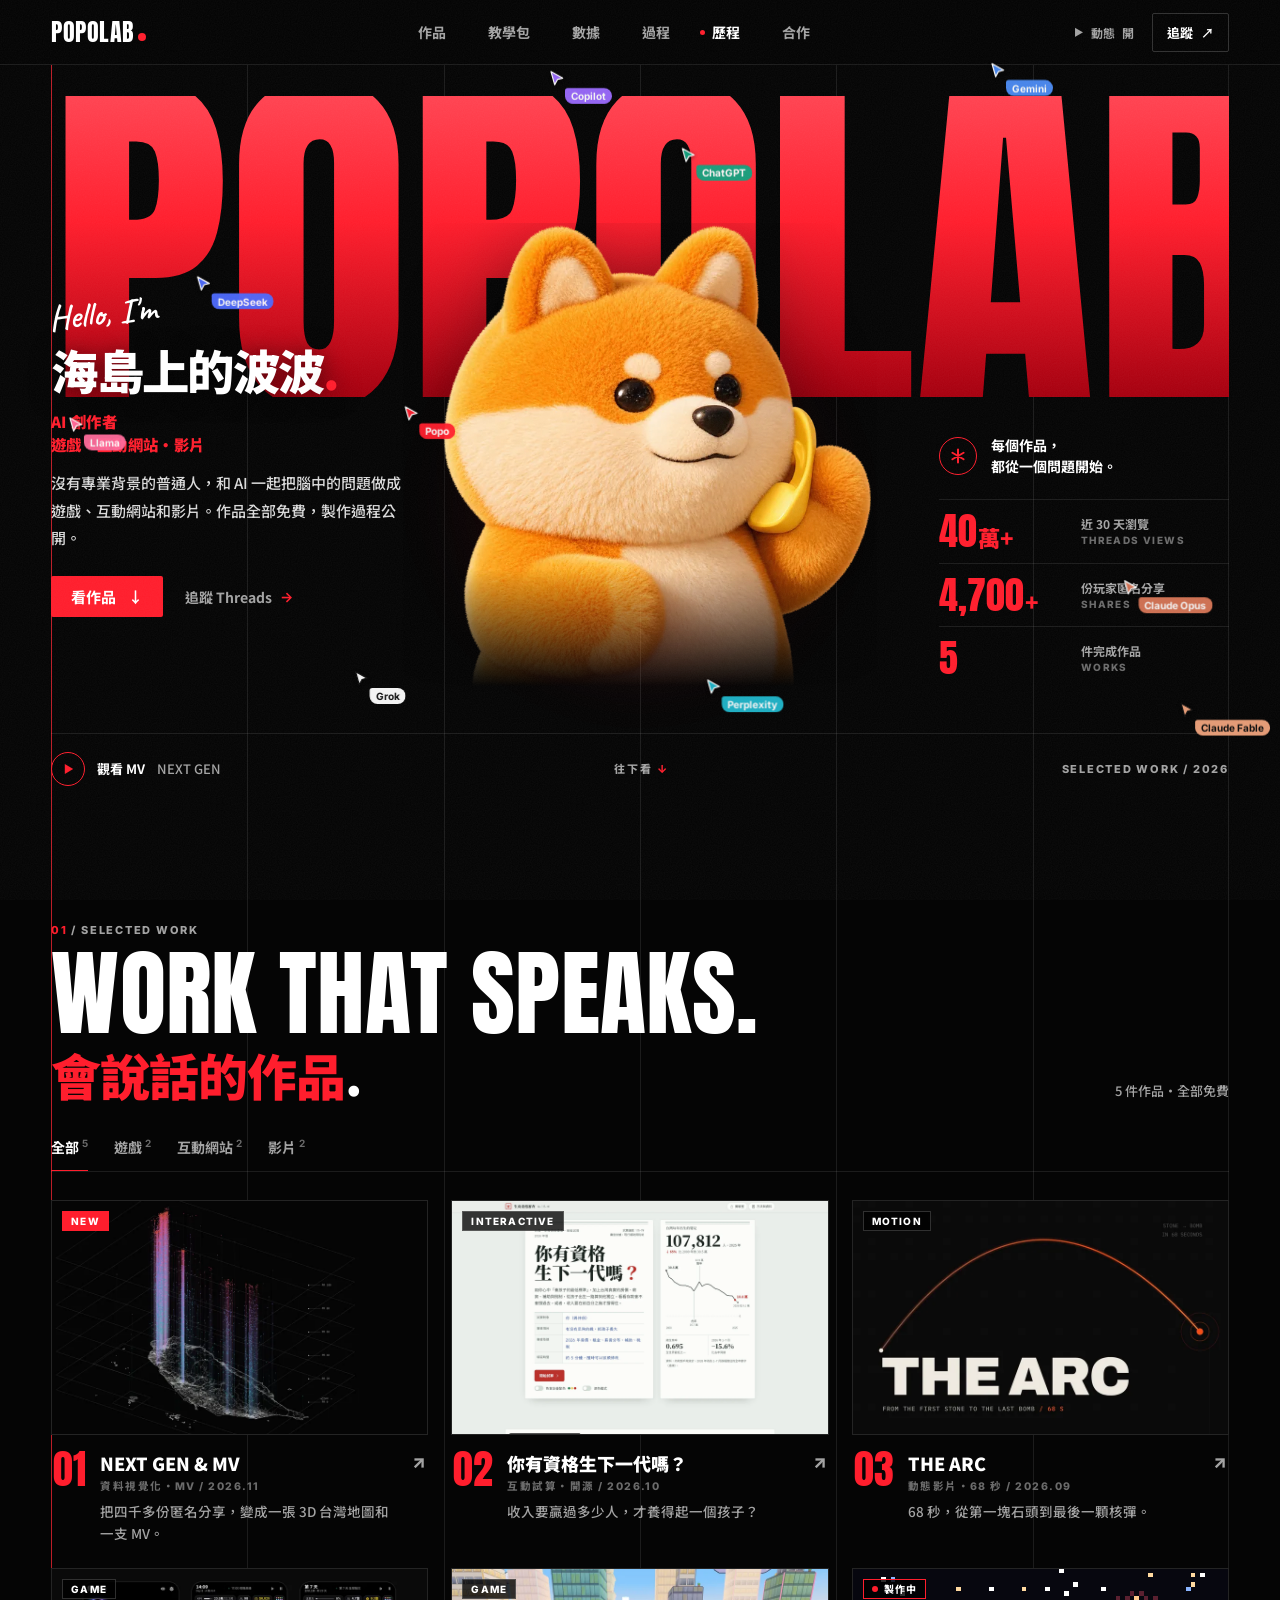
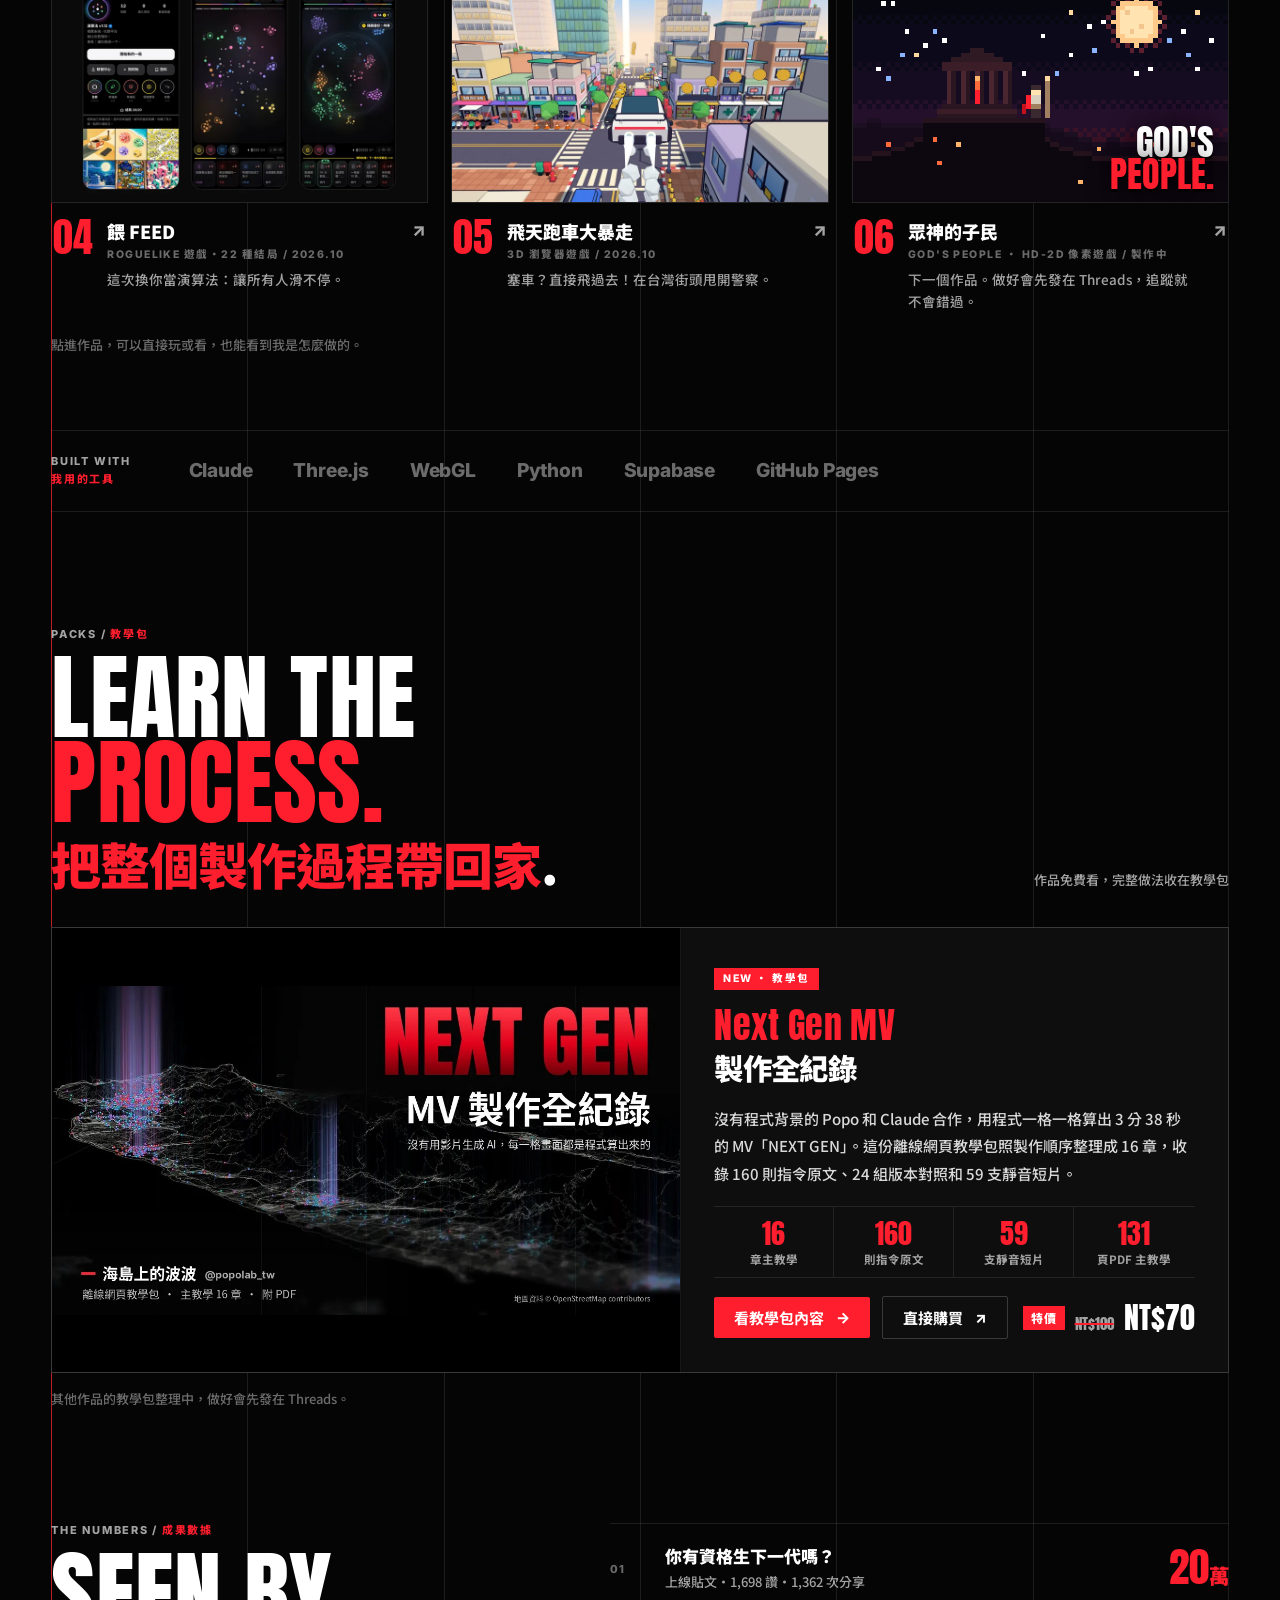
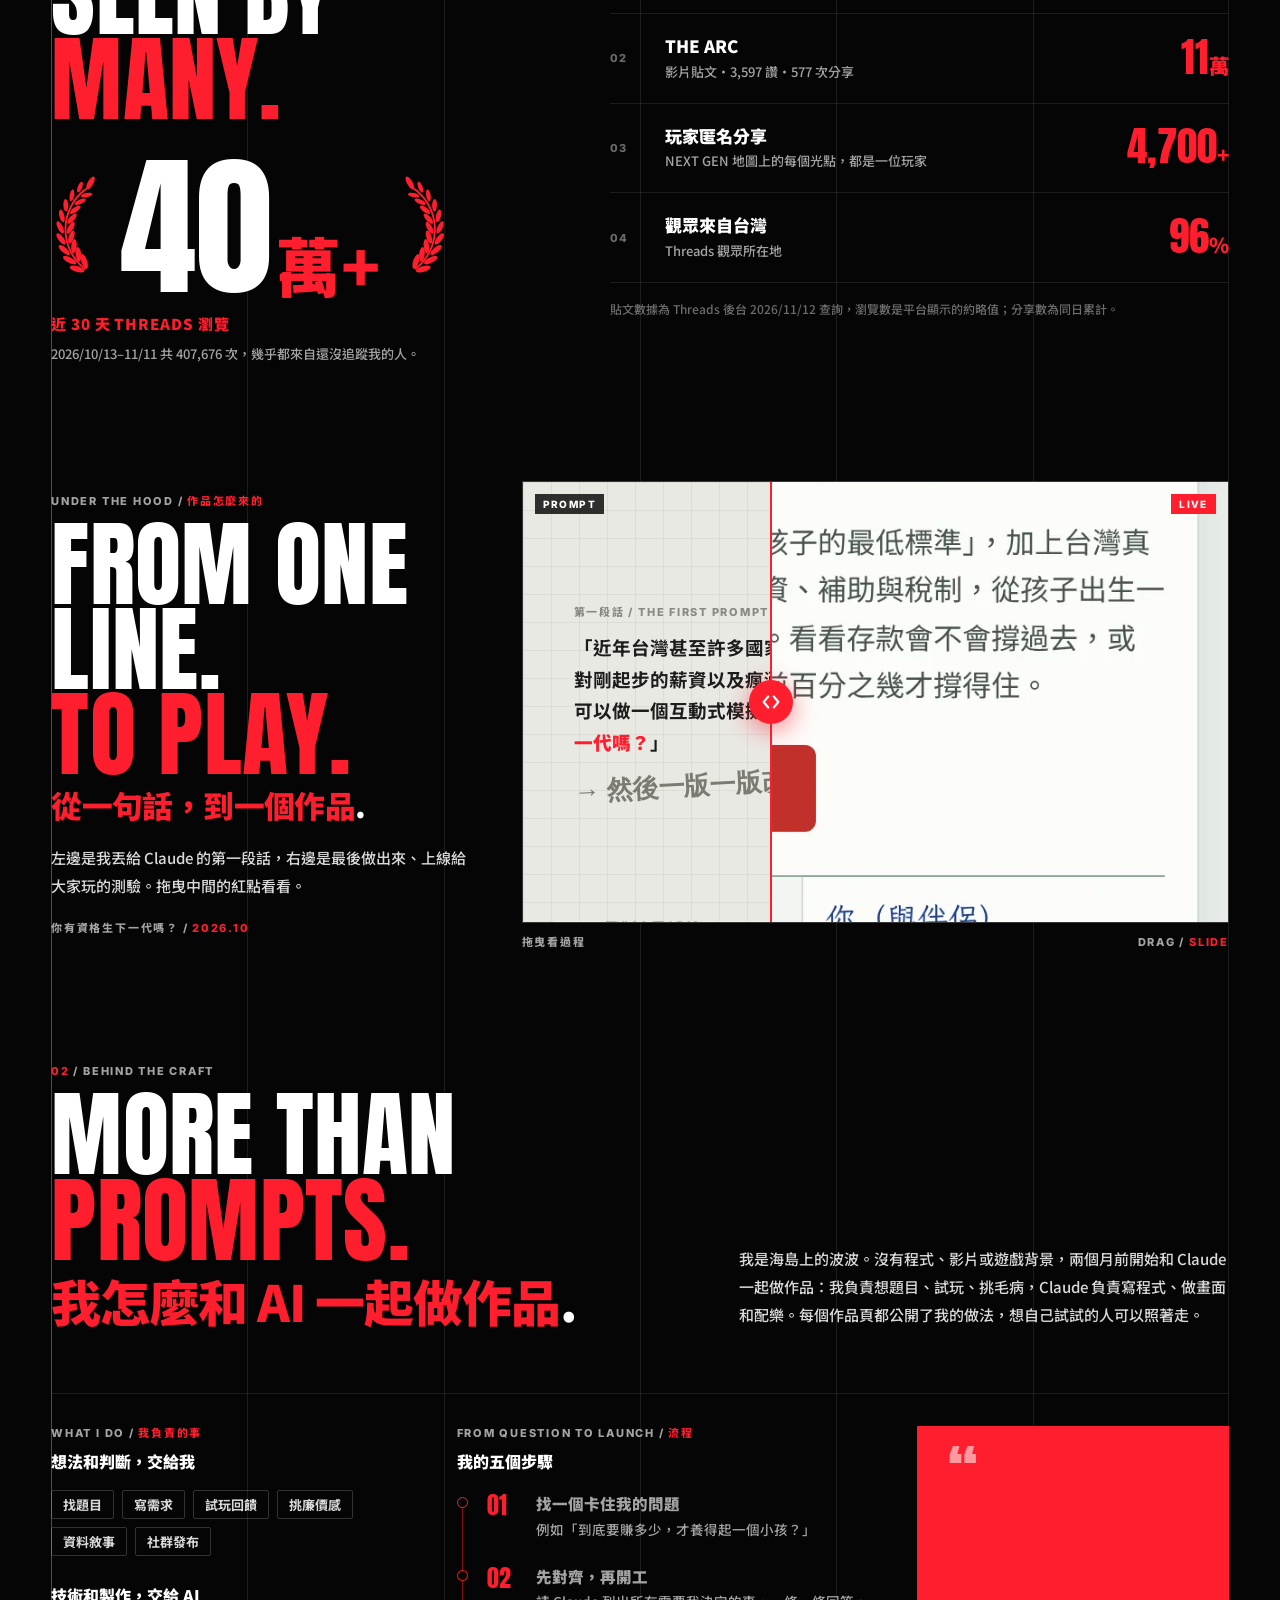
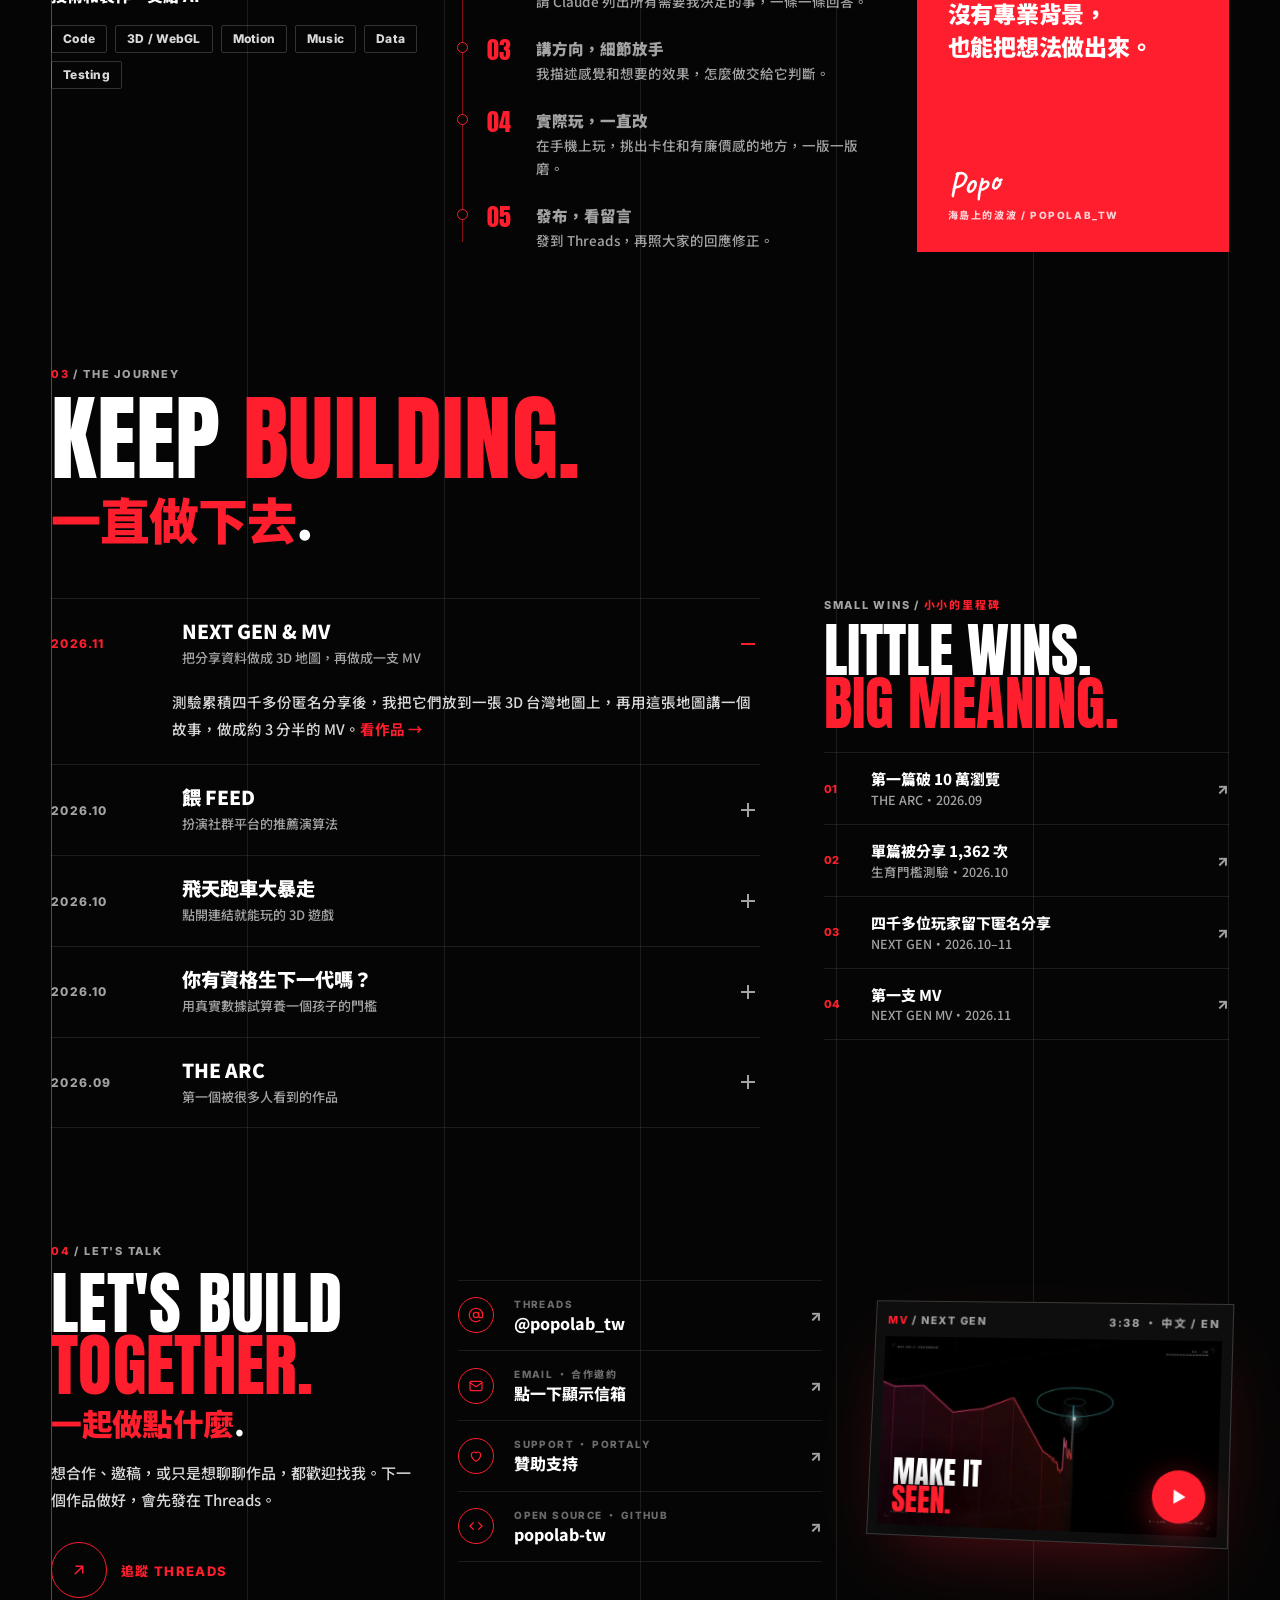
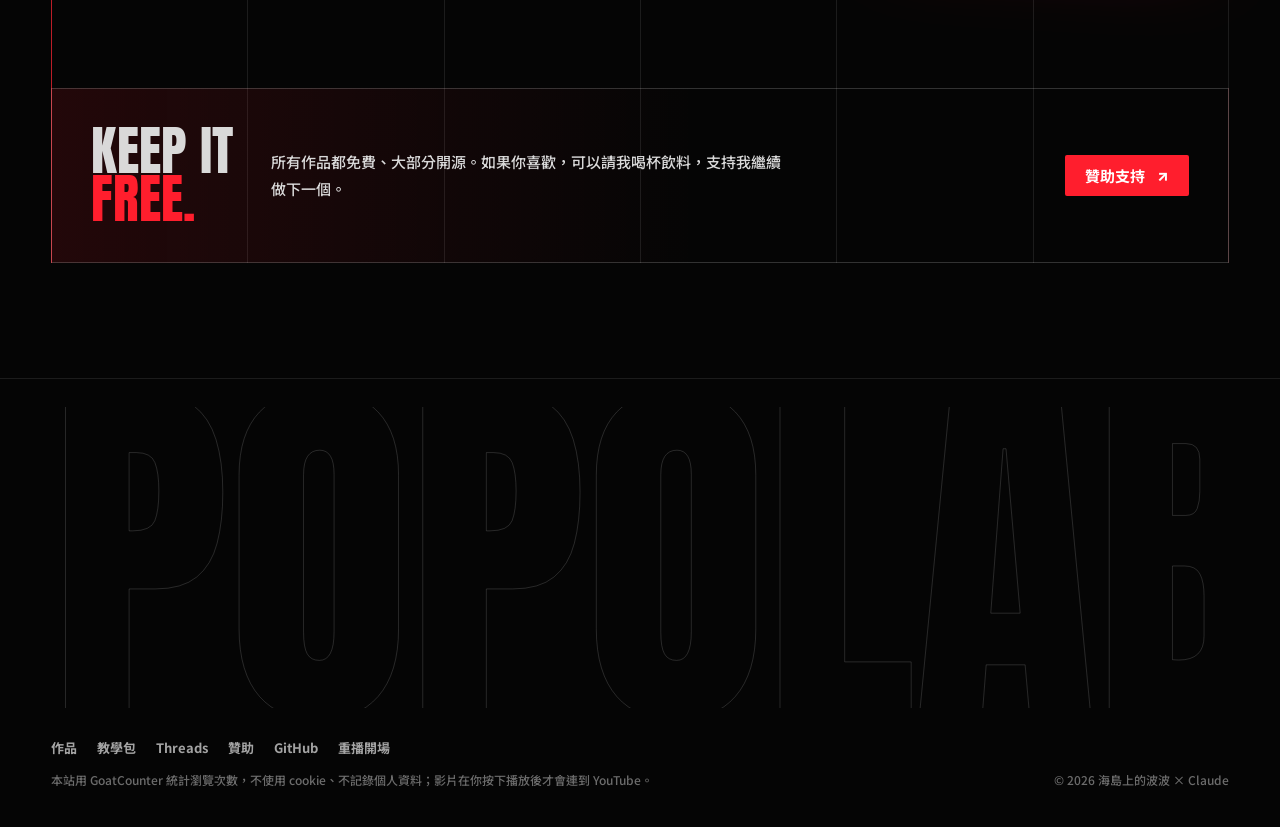
<file: index.html>
<!doctype html>
<html lang="zh-Hant">
<head>
<meta charset="utf-8">
<meta name="viewport" content="width=device-width, initial-scale=1, viewport-fit=cover">
<title>海島上的波波｜用 AI 做遊戲、互動作品和影片</title>
<meta name="description" content="一個沒有專業背景的普通人，和 AI 一起把想法做成遊戲、互動網站和影片。作品全部免費，製作過程公開。">
<link rel="canonical" href="https://popolab-tw.github.io/">
<meta name="theme-color" content="#050505">
<meta property="og:type" content="website">
<meta property="og:site_name" content="海島上的波波 POPOLAB">
<meta property="og:title" content="海島上的波波｜用 AI 做遊戲、互動作品和影片">
<meta property="og:description" content="作品全部免費，製作過程公開。生育門檻測驗、NEXT GEN、THE ARC、餵 FEED、飛天跑車大暴走。">
<meta property="og:url" content="https://popolab-tw.github.io/">
<meta property="og:image" content="https://popolab-tw.github.io/assets/img/og-home.jpg">
<meta property="og:image:width" content="1200">
<meta property="og:image:height" content="630">
<meta name="twitter:card" content="summary_large_image">
<link rel="icon" href="/favicon.png" type="image/png">
<link rel="apple-touch-icon" href="/apple-touch-icon.png">
<link rel="preconnect" href="https://fonts.googleapis.com">
<link rel="preconnect" href="https://fonts.gstatic.com" crossorigin>
<link rel="stylesheet" href="https://fonts.googleapis.com/css2?family=Anton&family=Caveat:wght@600&family=Inter:wght@500;700;800&family=Noto+Sans+TC:wght@500;700;900&display=swap">
<link rel="stylesheet" href="/assets/css/site.css?v=138cfcc7">
<script>
(function(){try{var d=document.documentElement,r=matchMedia('(prefers-reduced-motion: reduce)').matches,m=localStorage.getItem('popolab-motion'),i=localStorage.getItem('popolab-intro');if(!r&&m!=='off'&&i!=='off'&&!location.hash&&!(history.scrollRestoration&&window.scrollY>10)){d.classList.add('swarm-pending');setTimeout(function(){if(!window.POPOLAB_SWARM_STARTED)d.classList.remove('swarm-pending')},3500)}}catch(e){}})();
</script>
<script src="/assets/js/site.js?v=8811f9b0" defer></script>
<script src="/assets/js/swarm.js?v=ccde3b0c" defer></script>
<script data-goatcounter="https://popolab.goatcounter.com/count" async src="https://gc.zgo.at/count.js"></script>
</head>
<body>
<div class="grain" aria-hidden="true"></div>

<header class="site-header">
  <div class="bar">
    <a class="logo" href="/" data-build aria-label="POPOLAB 首頁">POPOLAB<span class="dot"></span></a>
    <nav class="nav" aria-label="主選單" data-build>
      <a href="#work">作品</a><a href="#packs">教學包</a><a href="#numbers">數據</a><a href="#craft">過程</a><a href="#journey">歷程</a><a href="#contact">合作</a>
    </nav>
    <div class="hd-right" data-build>
      <button class="motion-toggle" type="button" aria-pressed="true" title="開關動態效果"><span class="ic">▶</span><span class="tx">動態</span><span class="st">開</span></button>
      <a class="hd-cta" href="https://www.threads.com/@popolab_tw" target="_blank" rel="noopener"><span class="tx">追蹤</span> ↗</a>
    </div>
  </div>
</header>

<main class="page" id="top">
  <div class="guides" aria-hidden="true"><span></span><span></span><span></span><span></span><span></span><span></span></div>

  <!-- HERO -->
  <section class="hero" aria-labelledby="hero-name">
    <p class="mega" data-build="mega" aria-hidden="true">POPOLAB</p>

    <div class="hero-left">
      <span class="hello" data-build>Hello, I'm</span>
      <h1 class="hero-name" id="hero-name" data-build="type">海島上的波波<span class="r">.</span></h1>
      <p class="hero-role" data-build>AI 創作者<br>遊戲・互動網站・影片</p>
      <p class="hero-desc" data-build>沒有專業背景的普通人，和 AI 一起把腦中的問題做成遊戲、互動網站和影片。作品全部免費，製作過程公開。</p>
      <div class="hero-cta" data-build>
        <a class="btn btn-red" href="#work">看作品 <span class="down">↓</span></a>
        <a class="link" href="https://www.threads.com/@popolab_tw" target="_blank" rel="noopener">追蹤 Threads <b>→</b></a>
      </div>
    </div>

    <div class="hero-visual" data-build>
      <img src="/assets/img/shiba-1200.webp" srcset="/assets/img/shiba-640.webp 640w, /assets/img/shiba-1200.webp 1200w" sizes="(max-width:820px) 84vw, (max-width:1100px) 58vw, 40vw" alt="海島上的波波的柴犬吉祥物，正在講電話" width="1200" height="1188" fetchpriority="high">
    </div>

    <div class="hero-right">
      <div class="tagline" data-build>
        <span class="ast" aria-hidden="true"><svg viewBox="0 0 16 16" fill="none" stroke="#ff1e2d" stroke-width="2" stroke-linecap="round"><path d="M8 1.5v13M2.4 4.75l11.2 6.5M2.4 11.25l11.2-6.5"/></svg></span>
        <span>每個作品，<br>都從一個問題開始。</span>
      </div>
      <div class="stats">
        <div class="stat" data-build><span class="n">40<small>萬+</small></span><span class="t">近 30 天瀏覽<span>Threads views</span></span></div>
        <div class="stat" data-build><span class="n">4,700<small>+</small></span><span class="t">份玩家匿名分享<span>Shares</span></span></div>
        <div class="stat" data-build><span class="n">5</span><span class="t">件完成作品<span>Works</span></span></div>
      </div>
    </div>

    <div class="hero-strip" data-build>
      <a class="play-link" href="/works/next-gen/#watch"><span class="play-ic"><svg viewBox="0 0 10 12"><path d="M0 0l10 6-10 6z"/></svg></span>觀看 MV <em>NEXT GEN</em></a>
      <span class="label mid">往下看 <b>↓</b></span>
      <span class="label">Selected work / 2026</span>
    </div>
  </section>

  <!-- 01 作品 -->
  <section class="section" id="work" aria-labelledby="work-title">
    <div class="section-head rv-up">
      <div>
        <p class="label"><b>01</b> / Selected work</p>
        <h2 class="h-en" id="work-title">Work that speaks.</h2>
        <span class="h-zh">會說話的作品<i>.</i></span>
      </div>
      <p class="small">5 件作品・全部免費</p>
    </div>

    <div class="tabs" role="tablist" aria-label="作品分類">
      <button class="tab" role="tab" aria-selected="true" data-filter="all">全部<sup>5</sup></button>
      <button class="tab" role="tab" aria-selected="false" data-filter="game">遊戲<sup>2</sup></button>
      <button class="tab" role="tab" aria-selected="false" data-filter="interactive">互動網站<sup>2</sup></button>
      <button class="tab" role="tab" aria-selected="false" data-filter="video">影片<sup>2</sup></button>
    </div>

    <div class="work-grid">
      <a class="card rv-up" href="/works/next-gen/" data-cat="video interactive">
        <div class="thumb"><span class="tag live">New</span><img src="/assets/works/next-gen/cover-800.webp" srcset="/assets/works/next-gen/cover-800.webp 800w, /assets/works/next-gen/cover.webp 1600w" sizes="(max-width:820px) 100vw, 33vw" alt="NEXT GEN 的 3D 台灣地圖，布滿玩家分享的光點" width="1600" height="1000" loading="lazy"></div>
        <div class="meta"><span class="no">01</span><span class="ttl">NEXT GEN & MV<small>資料視覺化・MV / 2026.11</small><span class="hook">把四千多份匿名分享，變成一張 3D 台灣地圖和一支 MV。</span></span><span class="go" aria-hidden="true">↗</span></div>
      </a>
      <a class="card rv-up" href="/works/fertility-test/" data-cat="interactive">
        <div class="thumb"><span class="tag">Interactive</span><img src="/assets/works/fertility-test/cover-800.webp" srcset="/assets/works/fertility-test/cover-800.webp 800w, /assets/works/fertility-test/cover.webp 1600w" sizes="(max-width:820px) 100vw, 33vw" alt="互動測驗「你有資格生下一代嗎？」封面" width="1600" height="1000" loading="lazy"></div>
        <div class="meta"><span class="no">02</span><span class="ttl">你有資格生下一代嗎？<small>互動試算・開源 / 2026.10</small><span class="hook">收入要贏過多少人，才養得起一個孩子？</span></span><span class="go" aria-hidden="true">↗</span></div>
      </a>
      <a class="card rv-up" href="/works/the-arc/" data-cat="video">
        <div class="thumb"><span class="tag">Motion</span><img src="/assets/works/the-arc/cover-800.webp" srcset="/assets/works/the-arc/cover-800.webp 800w, /assets/works/the-arc/cover.webp 1600w" sizes="(max-width:820px) 100vw, 33vw" alt="THE ARC 影片畫面" width="1600" height="1000" loading="lazy"></div>
        <div class="meta"><span class="no">03</span><span class="ttl">THE ARC<small>動態影片・68 秒 / 2026.09</small><span class="hook">68 秒，從第一塊石頭到最後一顆核彈。</span></span><span class="go" aria-hidden="true">↗</span></div>
      </a>
      <a class="card rv-up" href="/works/feed/" data-cat="game">
        <div class="thumb"><span class="tag">Game</span><img src="/assets/works/feed/cover-800.webp" srcset="/assets/works/feed/cover-800.webp 800w, /assets/works/feed/cover.webp 1600w" sizes="(max-width:820px) 100vw, 33vw" alt="遊戲「餵 FEED」畫面" width="1600" height="1000" loading="lazy"></div>
        <div class="meta"><span class="no">04</span><span class="ttl">餵 FEED<small>Roguelike 遊戲・22 種結局 / 2026.10</small><span class="hook">這次換你當演算法：讓所有人滑不停。</span></span><span class="go" aria-hidden="true">↗</span></div>
      </a>
      <a class="card rv-up" href="/works/flying-car/" data-cat="game">
        <div class="thumb"><span class="tag">Game</span><img src="/assets/works/flying-car/cover-800.webp" srcset="/assets/works/flying-car/cover-800.webp 800w, /assets/works/flying-car/cover.webp 1600w" sizes="(max-width:820px) 100vw, 33vw" alt="遊戲「飛天跑車大暴走」畫面" width="1600" height="1000" loading="lazy"></div>
        <div class="meta"><span class="no">05</span><span class="ttl">飛天跑車大暴走<small>3D 瀏覽器遊戲 / 2026.10</small><span class="hook">塞車？直接飛過去！在台灣街頭甩開警察。</span></span><span class="go" aria-hidden="true">↗</span></div>
      </a>
      <a class="card card-wip rv-up" href="https://www.threads.com/@popolab_tw" target="_blank" rel="noopener" data-cat="game">
        <div class="thumb"><span class="tag wip"><i></i>製作中</span><img src="/assets/img/gods-teaser.svg" alt="像素風預告圖：月光下山丘上的神殿，和一個披紅斗篷的旅人" width="1600" height="1000" loading="lazy"><span class="wip-title" aria-hidden="true">God's<br><span class="r">People.</span></span></div>
        <div class="meta"><span class="no">06</span><span class="ttl">眾神的子民<small>God's People ・ HD-2D 像素遊戲 / 製作中</small><span class="hook">下一個作品。做好會先發在 Threads，追蹤就不會錯過。</span></span><span class="go" aria-hidden="true">↗</span></div>
      </a>
    </div>
    <p class="grid-note">點進作品，可以直接玩或看，也能看到我是怎麼做的。</p>

    <div class="tools rv-up">
      <p class="label">Built with<br><b>我用的工具</b></p>
      <ul>
        <li>Claude</li><li>Three.js</li><li>WebGL</li><li>Python</li><li>Supabase</li><li>GitHub Pages</li>
      </ul>
    </div>
  </section>

<!--PACKS-START-->
  <section class="section" id="packs" aria-labelledby="packs-title">
    <div class="section-head rv-up">
      <div>
        <p class="label">Packs / <b>教學包</b></p>
        <h2 class="h-en" id="packs-title">Learn the<br><span class="r">process.</span></h2>
        <span class="h-zh">把整個製作過程帶回家<i>.</i></span>
      </div>
      <p class="small">作品免費看，完整做法收在教學包</p>
    </div>
    <article class="pack-card rv-up">
      <a class="pc-img" href="/packs/next-gen-mv/"><img src="/assets/packs/next-gen-mv/cover.webp" alt="NEXT GEN MV 製作全紀錄教學包封面" width="1200" height="630" loading="lazy"></a>
      <div class="pc-body">
        <span><span class="pk-tag">New ・ 教學包</span></span>
        <h3><span>Next Gen MV</span>製作全紀錄</h3>
        <p class="lede">沒有程式背景的 Popo 和 Claude 合作，用程式一格一格算出 3 分 38 秒的 MV「NEXT GEN」。這份離線網頁教學包照製作順序整理成 16 章，收錄 160 則指令原文、24 組版本對照和 59 支靜音短片。</p>
        <div class="pc-nums"><div><b>16</b><span>章主教學</span></div><div><b>160</b><span>則指令原文</span></div><div><b>59</b><span>支靜音短片</span></div><div><b>131</b><span>頁PDF 主教學</span></div></div>
        <div class="pc-actions">
          <a class="btn btn-red" href="/packs/next-gen-mv/">看教學包內容 <span class="arr">→</span></a>
          <a class="btn btn-line" href="https://portaly.cc/popolab_tw/product/VEsXRnvY6JBuMQpeQuv6?utm_source=popolab-site&amp;utm_medium=home" target="_blank" rel="noopener">直接購買 <span class="arr">↗</span></a>
          <p class="price"><span class="sale">特價</span><s class="was">NT$100</s>NT$70</p>
        </div>
      </div>
    </article>
    <p class="grid-note pack-more">其他作品的教學包整理中，做好會先發在 Threads。</p>
  </section>
<!--PACKS-END-->

  <!-- 數據 -->
  <section class="section" id="numbers" aria-labelledby="num-title">
    <div class="numbers">
      <div class="rv-up">
        <p class="label">The numbers / <b>成果數據</b></p>
        <h2 class="h-en" id="num-title">Seen by<br><span class="r">many.</span></h2>
        <div class="big-stat">
          <svg viewBox="0 0 70 140" aria-hidden="true"><path d="M41.8,118.9 L40.1,117.5 L38.5,116.1 L36.9,114.6 L35.4,113.1 L33.9,111.5 L32.5,109.9 L31.1,108.2 L29.8,106.4 L28.6,104.7 L27.4,102.9 L26.3,101.0 L25.3,99.1 L24.3,97.2 L23.4,95.2 L22.5,93.2 L21.7,91.2 L21.0,89.2 L20.4,87.1 L19.8,85.0 L19.4,82.9 L18.9,80.8 L18.6,78.6 L18.3,76.5 L18.2,74.3 L18.0,72.2 L18.0,70.0 L18.0,67.8 L18.2,65.7 L18.3,63.5 L18.6,61.4 L18.9,59.2 L19.4,57.1 L19.8,55.0 L20.4,52.9 L21.0,50.8 L21.7,48.8 L22.5,46.8 L23.4,44.8 L24.3,42.8 L25.3,40.9 L26.3,39.0 L27.4,37.1 L28.6,35.3 L29.8,33.6 L31.1,31.8 L32.5,30.1 L33.9,28.5 L35.4,26.9 L36.9,25.4 L38.5,23.9 L40.1,22.5 L41.8,21.1 L43.6,19.8" fill="none" stroke="currentColor" stroke-width="2.4" stroke-linecap="round"/><ellipse cx="32.4" cy="119.3" rx="3.6" ry="9.5" transform="rotate(-254 32.4 119.3)"/><ellipse cx="41.4" cy="109.9" rx="3.6" ry="9.5" transform="rotate(-198 41.4 109.9)"/><ellipse cx="23.2" cy="108.3" rx="3.5" ry="9.2" transform="rotate(-242 23.2 108.3)"/><ellipse cx="34.0" cy="101.0" rx="3.5" ry="9.2" transform="rotate(-186 34.0 101.0)"/><ellipse cx="16.5" cy="95.7" rx="3.4" ry="8.9" transform="rotate(-230 16.5 95.7)"/><ellipse cx="28.5" cy="90.8" rx="3.4" ry="8.9" transform="rotate(-174 28.5 90.8)"/><ellipse cx="12.5" cy="81.9" rx="3.3" ry="8.6" transform="rotate(-218 12.5 81.9)"/><ellipse cx="25.3" cy="79.6" rx="3.3" ry="8.6" transform="rotate(-162 25.3 79.6)"/><ellipse cx="11.5" cy="67.6" rx="3.2" ry="8.4" transform="rotate(-206 11.5 67.6)"/><ellipse cx="24.5" cy="68.1" rx="3.2" ry="8.4" transform="rotate(-150 24.5 68.1)"/><ellipse cx="13.5" cy="53.4" rx="3.1" ry="8.1" transform="rotate(-194 13.5 53.4)"/><ellipse cx="26.1" cy="56.6" rx="3.1" ry="8.1" transform="rotate(-138 26.1 56.6)"/><ellipse cx="18.4" cy="40.0" rx="3.0" ry="7.8" transform="rotate(-182 18.4 40.0)"/><ellipse cx="30.1" cy="45.7" rx="3.0" ry="7.8" transform="rotate(-126 30.1 45.7)"/><ellipse cx="26.0" cy="27.8" rx="2.8" ry="7.5" transform="rotate(-170 26.0 27.8)"/><ellipse cx="36.3" cy="35.8" rx="2.8" ry="7.5" transform="rotate(-114 36.3 35.8)"/><ellipse cx="36.0" cy="17.5" rx="2.7" ry="7.2" transform="rotate(-158 36.0 17.5)"/><ellipse cx="44.3" cy="27.5" rx="2.7" ry="7.2" transform="rotate(-102 44.3 27.5)"/><ellipse cx="49.1" cy="12.4" rx="3.4" ry="9" transform="rotate(30 49.1 12.4)"/></svg>
          <span class="n">40<small>萬+</small></span>
          <svg class="flip" viewBox="0 0 70 140" aria-hidden="true"><path d="M41.8,118.9 L40.1,117.5 L38.5,116.1 L36.9,114.6 L35.4,113.1 L33.9,111.5 L32.5,109.9 L31.1,108.2 L29.8,106.4 L28.6,104.7 L27.4,102.9 L26.3,101.0 L25.3,99.1 L24.3,97.2 L23.4,95.2 L22.5,93.2 L21.7,91.2 L21.0,89.2 L20.4,87.1 L19.8,85.0 L19.4,82.9 L18.9,80.8 L18.6,78.6 L18.3,76.5 L18.2,74.3 L18.0,72.2 L18.0,70.0 L18.0,67.8 L18.2,65.7 L18.3,63.5 L18.6,61.4 L18.9,59.2 L19.4,57.1 L19.8,55.0 L20.4,52.9 L21.0,50.8 L21.7,48.8 L22.5,46.8 L23.4,44.8 L24.3,42.8 L25.3,40.9 L26.3,39.0 L27.4,37.1 L28.6,35.3 L29.8,33.6 L31.1,31.8 L32.5,30.1 L33.9,28.5 L35.4,26.9 L36.9,25.4 L38.5,23.9 L40.1,22.5 L41.8,21.1 L43.6,19.8" fill="none" stroke="currentColor" stroke-width="2.4" stroke-linecap="round"/><ellipse cx="32.4" cy="119.3" rx="3.6" ry="9.5" transform="rotate(-254 32.4 119.3)"/><ellipse cx="41.4" cy="109.9" rx="3.6" ry="9.5" transform="rotate(-198 41.4 109.9)"/><ellipse cx="23.2" cy="108.3" rx="3.5" ry="9.2" transform="rotate(-242 23.2 108.3)"/><ellipse cx="34.0" cy="101.0" rx="3.5" ry="9.2" transform="rotate(-186 34.0 101.0)"/><ellipse cx="16.5" cy="95.7" rx="3.4" ry="8.9" transform="rotate(-230 16.5 95.7)"/><ellipse cx="28.5" cy="90.8" rx="3.4" ry="8.9" transform="rotate(-174 28.5 90.8)"/><ellipse cx="12.5" cy="81.9" rx="3.3" ry="8.6" transform="rotate(-218 12.5 81.9)"/><ellipse cx="25.3" cy="79.6" rx="3.3" ry="8.6" transform="rotate(-162 25.3 79.6)"/><ellipse cx="11.5" cy="67.6" rx="3.2" ry="8.4" transform="rotate(-206 11.5 67.6)"/><ellipse cx="24.5" cy="68.1" rx="3.2" ry="8.4" transform="rotate(-150 24.5 68.1)"/><ellipse cx="13.5" cy="53.4" rx="3.1" ry="8.1" transform="rotate(-194 13.5 53.4)"/><ellipse cx="26.1" cy="56.6" rx="3.1" ry="8.1" transform="rotate(-138 26.1 56.6)"/><ellipse cx="18.4" cy="40.0" rx="3.0" ry="7.8" transform="rotate(-182 18.4 40.0)"/><ellipse cx="30.1" cy="45.7" rx="3.0" ry="7.8" transform="rotate(-126 30.1 45.7)"/><ellipse cx="26.0" cy="27.8" rx="2.8" ry="7.5" transform="rotate(-170 26.0 27.8)"/><ellipse cx="36.3" cy="35.8" rx="2.8" ry="7.5" transform="rotate(-114 36.3 35.8)"/><ellipse cx="36.0" cy="17.5" rx="2.7" ry="7.2" transform="rotate(-158 36.0 17.5)"/><ellipse cx="44.3" cy="27.5" rx="2.7" ry="7.2" transform="rotate(-102 44.3 27.5)"/><ellipse cx="49.1" cy="12.4" rx="3.4" ry="9" transform="rotate(30 49.1 12.4)"/></svg>
        </div>
        <p class="big-cap">近 30 天 THREADS 瀏覽</p>
        <p class="small big-sub">2026/10/13–11/11 共 407,676 次，幾乎都來自還沒追蹤我的人。</p>
      </div>
      <div class="rv-up">
        <div class="rows">
          <div class="row"><span class="i">01</span><span class="rt">你有資格生下一代嗎？<small>上線貼文・1,698 讚・1,362 次分享</small></span><span class="rv">20<small>萬</small></span></div>
          <div class="row"><span class="i">02</span><span class="rt">THE ARC<small>影片貼文・3,597 讚・577 次分享</small></span><span class="rv">11<small>萬</small></span></div>
          <div class="row"><span class="i">03</span><span class="rt">玩家匿名分享<small>NEXT GEN 地圖上的每個光點，都是一位玩家</small></span><span class="rv">4,700<small>+</small></span></div>
          <div class="row"><span class="i">04</span><span class="rt">觀眾來自台灣<small>Threads 觀眾所在地</small></span><span class="rv">96<small>%</small></span></div>
        </div>
        <p class="foot-note">貼文數據為 Threads 後台 2026/11/12 查詢，瀏覽數是平台顯示的約略值；分享數為同日累計。</p>
      </div>
    </div>
  </section>

  <!-- 拖曳對比 -->
  <section class="section" aria-labelledby="under-title">
    <div class="under">
      <div class="rv-up">
        <p class="label">Under the hood / <b>作品怎麼來的</b></p>
        <h2 class="h-en" id="under-title">From one line.<br><span class="r">To play.</span></h2>
        <span class="h-zh" style="font-size:clamp(24px,2.4vw,36px)">從一句話，到一個作品<i>.</i></span>
        <p class="lede" style="margin-top:22px">左邊是我丟給 Claude 的第一段話，右邊是最後做出來、上線給大家玩的測驗。拖曳中間的紅點看看。</p>
        <p class="label" style="margin-top:22px">你有資格生下一代嗎？ / <b>2026.10</b></p>
      </div>
      <div class="rv-up">
        <div class="ba" style="--pos:50%">
          <div class="ba-after"><picture><source media="(max-width:820px)" srcset="/assets/works/fertility-test/shot-m-01.webp"><img src="/assets/works/fertility-test/cover.webp" alt="完成的測驗封面" width="1600" height="1000" loading="lazy"></picture></div>
          <div class="ba-before" aria-hidden="true">
            <div class="paper">
              <p class="q-label">第一段話 / The first prompt</p>
              <p class="q">「近年台灣甚至許多國家都生育率低下，人口負成長，年輕人面對剛起步的薪資以及瘋漲的物價卻也無能為力……所以也許我們可以做一個互動式模擬測驗……遊戲名字就叫做：<mark>你有資格生下一代嗎？</mark>」</p>
              <span class="note">→ 然後一版一版改到上線</span>
            </div>
          </div>
          <span class="ba-tag l">Prompt</span><span class="ba-tag rr">Live</span>
          <div class="ba-handle" aria-hidden="true"></div>
          <input type="range" min="0" max="100" value="50" aria-label="拖曳比較：第一段話與完成作品">
        </div>
        <div class="ba-cap"><span class="label">拖曳看過程</span><span class="label">Drag / <b>Slide</b></span></div>
      </div>
    </div>
  </section>

  <!-- 02 過程 -->
  <section class="section" id="craft" aria-labelledby="craft-title">
    <div class="craft-top">
      <div class="rv-up">
        <p class="label"><b>02</b> / Behind the craft</p>
        <h2 class="h-en" id="craft-title">More than<br><span class="r">prompts.</span></h2>
        <span class="h-zh">我怎麼和 AI 一起做作品<i>.</i></span>
      </div>
      <p class="lede rv-up">我是海島上的波波。沒有程式、影片或遊戲背景，兩個月前開始和 Claude 一起做作品：我負責想題目、試玩、挑毛病，Claude 負責寫程式、做畫面和配樂。每個作品頁都公開了我的做法，想自己試試的人可以照著走。</p>
    </div>
    <div class="craft">
      <div class="rv-up">
        <p class="label">What I do / <b>我負責的事</b></p>
        <p class="col-title">想法和判斷，交給我</p>
        <div class="chips">
          <span class="chip">找題目</span><span class="chip">寫需求</span><span class="chip">試玩回饋</span><span class="chip">挑廉價感</span><span class="chip">資料敘事</span><span class="chip">社群發布</span>
        </div>
        <p class="col-title" style="margin-top:28px">技術和製作，交給 AI</p>
        <div class="chips">
          <span class="chip en">Code</span><span class="chip en">3D / WebGL</span><span class="chip en">Motion</span><span class="chip en">Music</span><span class="chip en">Data</span><span class="chip en">Testing</span>
        </div>
      </div>
      <div class="rv-up">
        <p class="label">From question to launch / <b>流程</b></p>
        <p class="col-title">我的五個步驟</p>
        <ol class="steps">
          <li class="step"><span class="sn">01</span><span><b>找一個卡住我的問題</b><span>例如「到底要賺多少，才養得起一個小孩？」</span></span></li>
          <li class="step"><span class="sn">02</span><span><b>先對齊，再開工</b><span>請 Claude 列出所有需要我決定的事，一條一條回答。</span></span></li>
          <li class="step"><span class="sn">03</span><span><b>講方向，細節放手</b><span>我描述感覺和想要的效果，怎麼做交給它判斷。</span></span></li>
          <li class="step"><span class="sn">04</span><span><b>實際玩，一直改</b><span>在手機上玩，挑出卡住和有廉價感的地方，一版一版磨。</span></span></li>
          <li class="step" style="padding-bottom:0"><span class="sn">05</span><span><b>發布，看留言</b><span>發到 Threads，再照大家的回應修正。</span></span></li>
        </ol>
      </div>
      <div class="quote-card rv-up">
        <span class="qm" aria-hidden="true">“</span>
        <blockquote>沒有專業背景，<br>也能把想法做出來。</blockquote>
        <div><span class="sig">Popo</span><p class="who">海島上的波波 / popolab_tw</p></div>
      </div>
    </div>
  </section>

  <!-- 03 歷程 -->
  <section class="section" id="journey" aria-labelledby="journey-title">
    <p class="label rv-up"><b>03</b> / The journey</p>
    <h2 class="h-en rv-up" id="journey-title">Keep <span class="r">building.</span></h2>
    <span class="h-zh rv-up">一直做下去<i>.</i></span>
    <div class="journey">
      <div class="tl rv-up">
        <details open>
          <summary><span class="when now">2026.11</span><span class="what">NEXT GEN & MV<small>把分享資料做成 3D 地圖，再做成一支 MV</small></span><span class="pm" aria-hidden="true"></span></summary>
          <p class="body">測驗累積四千多份匿名分享後，我把它們放到一張 3D 台灣地圖上，再用這張地圖講一個故事，做成約 3 分半的 MV。<a href="/works/next-gen/">看作品 →</a></p>
        </details>
        <details>
          <summary><span class="when">2026.10</span><span class="what">餵 FEED<small>扮演社群平台的推薦演算法</small></span><span class="pm" aria-hidden="true"></span></summary>
          <p class="body">手機直式的 roguelike 經營模擬，一輪 12 天、22 種結局，改了五十多版。<a href="/works/feed/">看作品 →</a></p>
        </details>
        <details>
          <summary><span class="when">2026.10</span><span class="what">飛天跑車大暴走<small>點開連結就能玩的 3D 遊戲</small></span><span class="pm" aria-hidden="true"></span></summary>
          <p class="body">第一版太寫實，整個重做成卡通比例的台灣街頭，路人、警車、直升機一起亂成一團。<a href="/works/flying-car/">看作品 →</a></p>
        </details>
        <details>
          <summary><span class="when">2026.10</span><span class="what">你有資格生下一代嗎？<small>用真實數據試算養一個孩子的門檻</small></span><span class="pm" aria-hidden="true"></span></summary>
          <p class="body">10/13 晚上發文，第一篇反應普通，換一個更直接的說法再發，幾天內就有四千多人分享結果。<a href="/works/fertility-test/">看作品 →</a></p>
        </details>
        <details>
          <summary><span class="when">2026.09</span><span class="what">THE ARC<small>第一個被很多人看到的作品</small></span><span class="pm" aria-hidden="true"></span></summary>
          <p class="body">68 秒的武器演進動態影片，畫面和配樂全部用程式做出來，在 Threads 上約 11 萬次瀏覽。<a href="/works/the-arc/">看作品 →</a></p>
        </details>
      </div>
      <div class="wins rv-up">
        <p class="label">Small wins / <b>小小的里程碑</b></p>
        <h3>Little wins.<br><span class="r">Big meaning.</span></h3>
        <ol>
          <li><a href="/works/the-arc/"><span class="wi">01</span><span class="wt">第一篇破 10 萬瀏覽<small>THE ARC・2026.09</small></span><span class="wa">↗</span></a></li>
          <li><a href="/works/fertility-test/"><span class="wi">02</span><span class="wt">單篇被分享 1,362 次<small>生育門檻測驗・2026.10</small></span><span class="wa">↗</span></a></li>
          <li><a href="/works/next-gen/"><span class="wi">03</span><span class="wt">四千多位玩家留下匿名分享<small>NEXT GEN・2026.10–11</small></span><span class="wa">↗</span></a></li>
          <li><a href="/works/next-gen/#watch"><span class="wi">04</span><span class="wt">第一支 MV<small>NEXT GEN MV・2026.11</small></span><span class="wa">↗</span></a></li>
        </ol>
      </div>
    </div>
  </section>

  <!-- 04 合作 -->
  <section class="section" id="contact" aria-labelledby="contact-title">
    <div class="contact">
      <div class="rv-up">
        <p class="label"><b>04</b> / Let's talk</p>
        <h2 class="h-en" id="contact-title">Let's build<br><span class="r">together.</span></h2>
        <span class="h-zh" style="font-size:clamp(24px,2.4vw,36px)">一起做點什麼<i>.</i></span>
        <p class="lede" style="margin-top:18px">想合作、邀稿，或只是想聊聊作品，都歡迎找我。下一個作品做好，會先發在 Threads。</p>
        <a class="circle-cta" href="https://www.threads.com/@popolab_tw" target="_blank" rel="noopener"><span class="c"><svg viewBox="0 0 24 24" fill="none" stroke-width="2" stroke-linecap="round" stroke-linejoin="round"><path d="M7 17L17 7M8 7h9v9"/></svg></span>追蹤 Threads</a>
      </div>
      <div class="contact-list rv-up">
        <a class="ci" href="https://www.threads.com/@popolab_tw" target="_blank" rel="noopener">
          <span class="ico"><svg viewBox="0 0 24 24"><circle cx="12" cy="12" r="4"/><path d="M16 8v5a3 3 0 0 0 6 0v-1a10 10 0 1 0-4 8"/></svg></span>
          <span class="ct"><small>Threads</small>@popolab_tw</span><span class="ca">↗</span>
        </a>
        <a class="ci" href="#" data-mail="jasontzeng123|gmail.com">
          <span class="ico"><svg viewBox="0 0 24 24"><rect x="3" y="5" width="18" height="14" rx="2"/><path d="M3 7l9 6 9-6"/></svg></span>
          <span class="ct"><small>Email ・ 合作邀約</small><span data-mail-text>點一下顯示信箱</span></span><span class="ca">↗</span>
        </a>
        <a class="ci" href="https://portaly.cc/popolab_tw/support?utm_source=popolab-site&amp;utm_medium=contact" target="_blank" rel="noopener">
          <span class="ico"><svg viewBox="0 0 24 24"><path d="M12 20s-7-4.4-7-10a4 4 0 0 1 7-2.6A4 4 0 0 1 19 10c0 5.6-7 10-7 10z"/></svg></span>
          <span class="ct"><small>Support ・ Portaly</small>贊助支持</span><span class="ca">↗</span>
        </a>
        <a class="ci" href="https://github.com/popolab-tw" target="_blank" rel="noopener">
          <span class="ico"><svg viewBox="0 0 24 24"><path d="M8 7l-5 5 5 5M16 7l5 5-5 5"/></svg></span>
          <span class="ct"><small>Open source ・ GitHub</small>popolab-tw</span><span class="ca">↗</span>
        </a>
      </div>
      <div class="tilt-wrap rv-up">
        <a class="tilt-card" href="/works/next-gen/#watch" aria-label="觀看 NEXT GEN MV">
          <div class="tc-top"><span class="label"><b>MV</b> / NEXT GEN</span><span class="label">3:38 ・ 中文 / EN</span></div>
          <img src="/assets/works/next-gen/mv-poster.webp" alt="" width="1600" height="900" loading="lazy">
          <span class="tc-title">Make it<br><span class="r">seen.</span></span>
          <span class="tc-play" aria-hidden="true"><svg viewBox="0 0 10 12"><path d="M0 0l10 6-10 6z"/></svg></span>
        </a>
      </div>
    </div>

    <div class="support rv-up">
      <p class="sp-big">Keep it<br><span class="r">free.</span></p>
      <p>所有作品都免費、大部分開源。如果你喜歡，可以請我喝杯飲料，支持我繼續做下一個。</p>
      <a class="btn btn-red" href="https://portaly.cc/popolab_tw/support?utm_source=popolab-site&amp;utm_medium=home" target="_blank" rel="noopener">贊助支持 <span class="arr">↗</span></a>
    </div>
  </section>
</main>

<footer class="site-footer">
  <div class="ft">
    <p class="ft-mega" aria-hidden="true">POPOLAB</p>
    <div>
      <div class="ft-links">
        <a href="#work">作品</a><a href="/packs/next-gen-mv/">教學包</a><a href="https://www.threads.com/@popolab_tw" target="_blank" rel="noopener">Threads</a><a href="https://portaly.cc/popolab_tw/support?utm_source=popolab-site&amp;utm_medium=footer" target="_blank" rel="noopener">贊助</a><a href="https://github.com/popolab-tw" target="_blank" rel="noopener">GitHub</a><button type="button" data-replay>重播開場</button>
      </div>
      <p class="ft-copy" style="margin-top:12px">本站用 GoatCounter 統計瀏覽次數，不使用 cookie、不記錄個人資料；影片在你按下播放後才會連到 YouTube。</p>
    </div>
    <p class="ft-copy">© <span data-year>2026</span> 海島上的波波 × Claude</p>
  </div>
</footer>
</body>
</html>
</file>
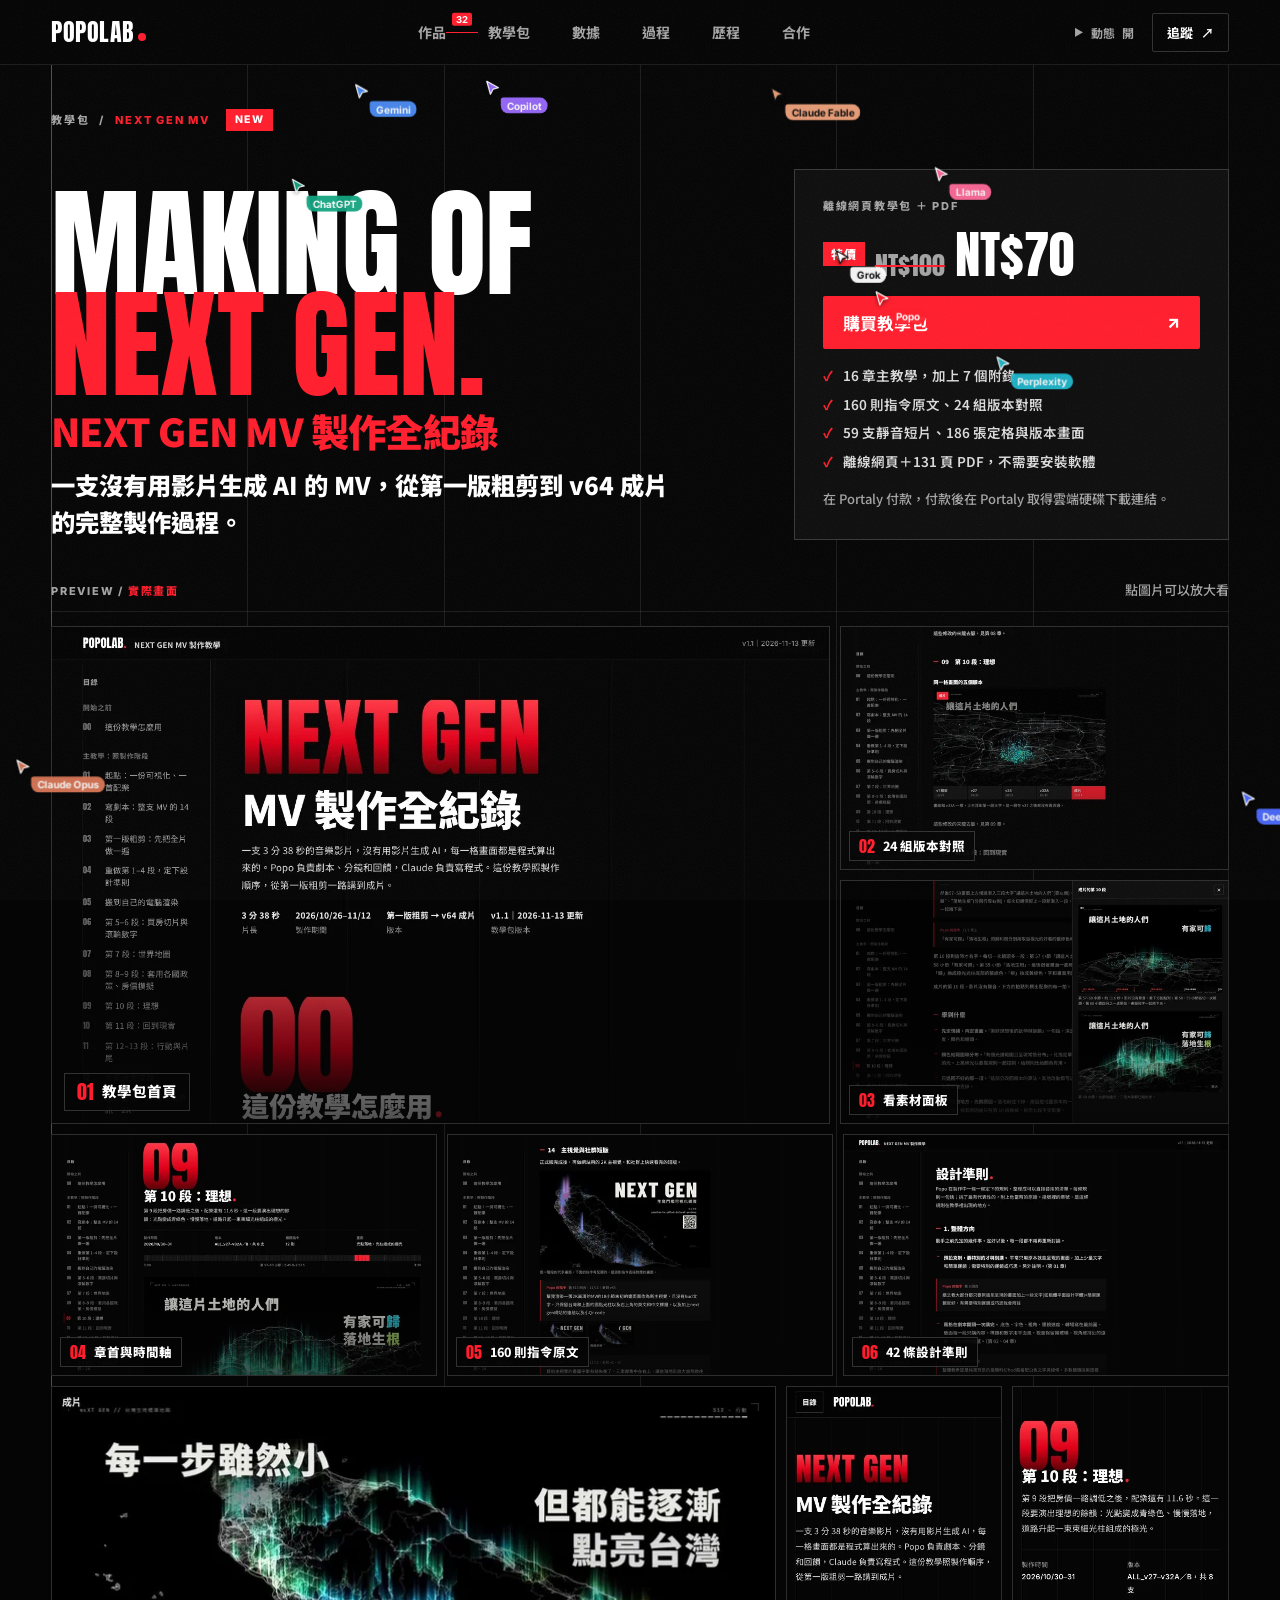
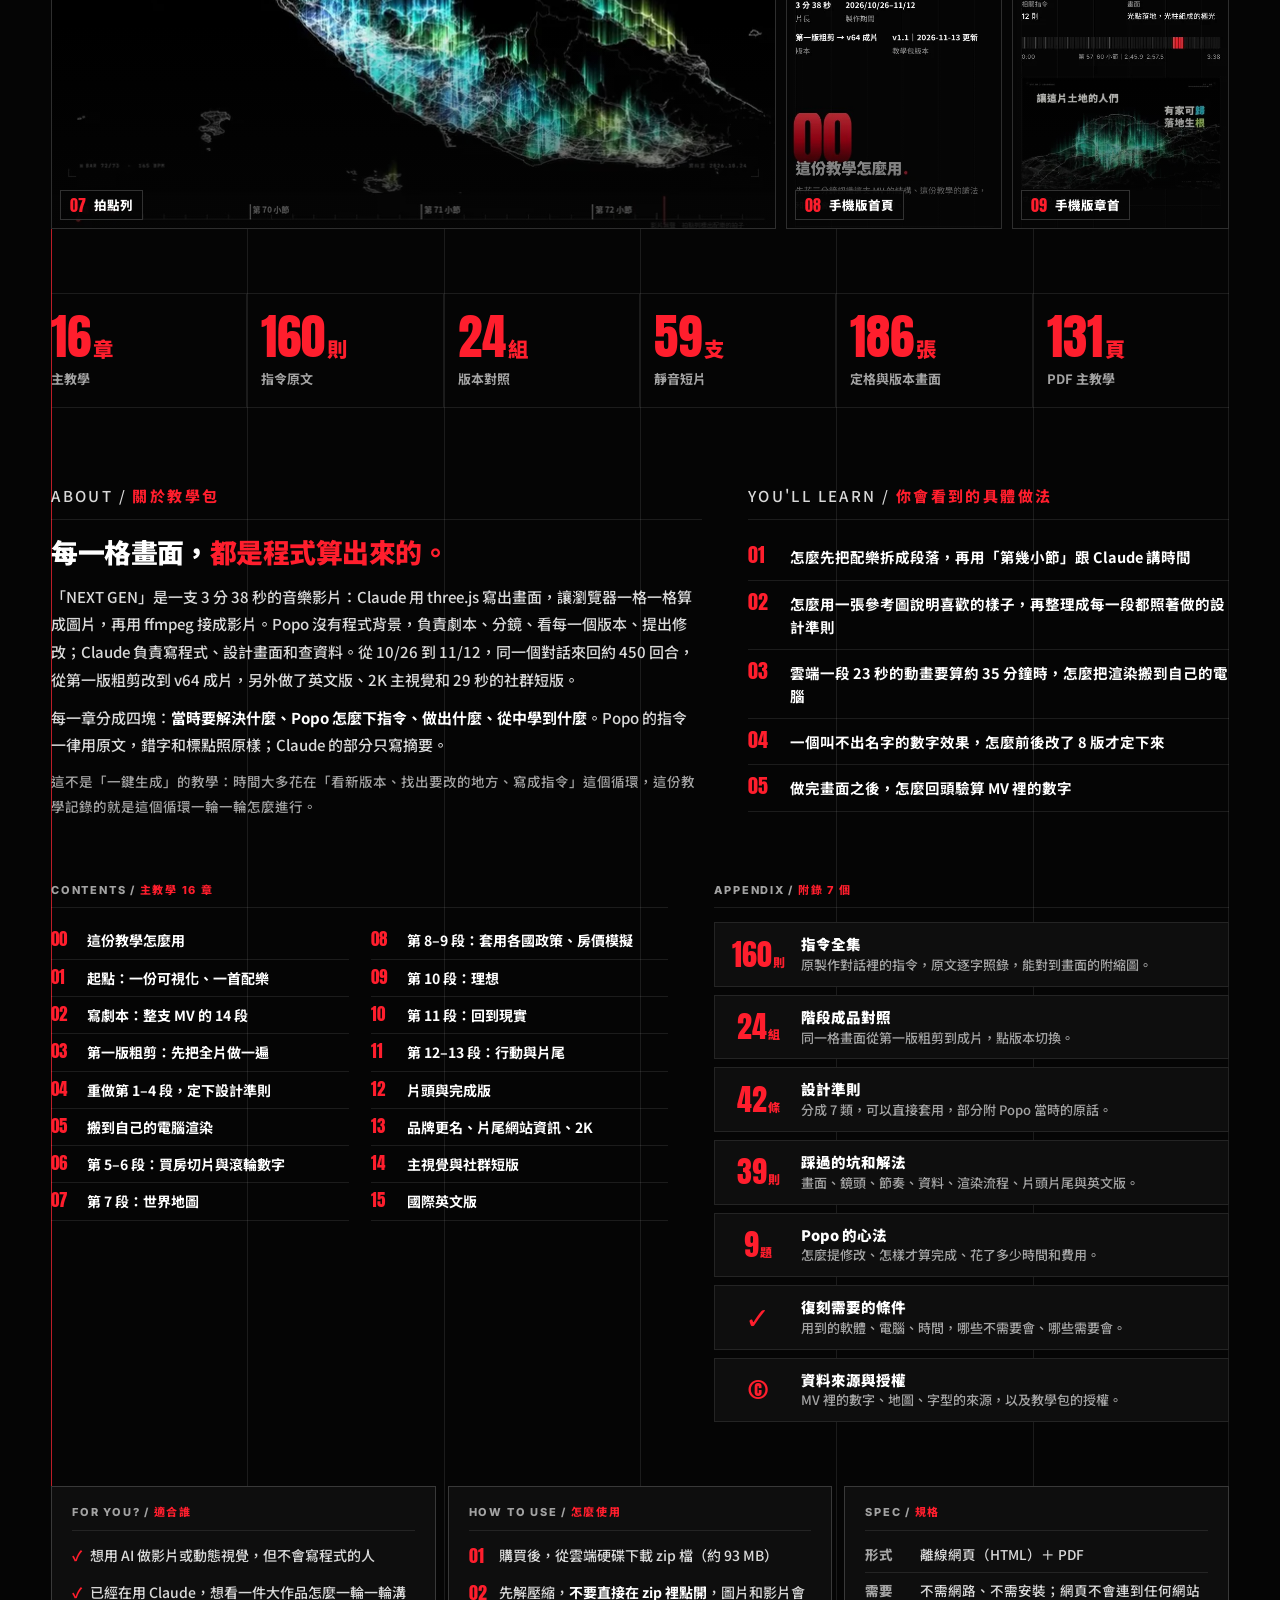
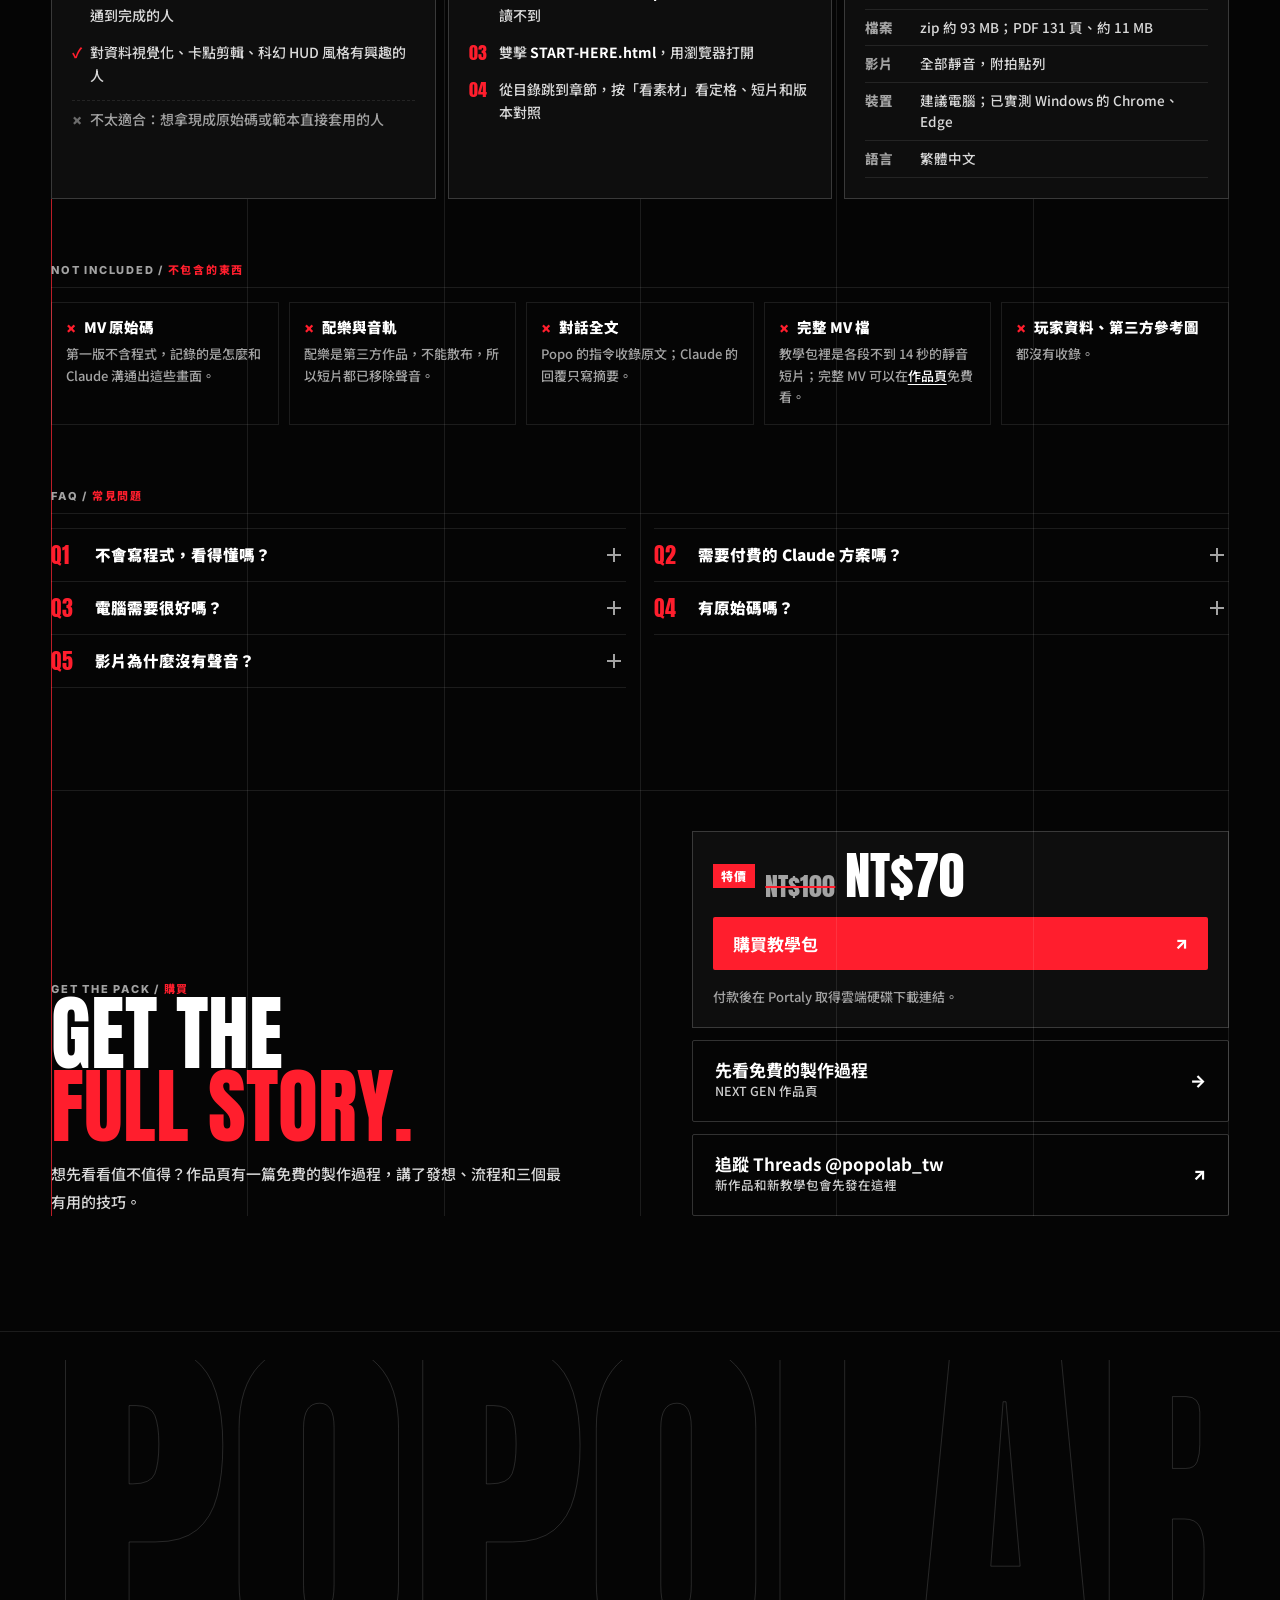
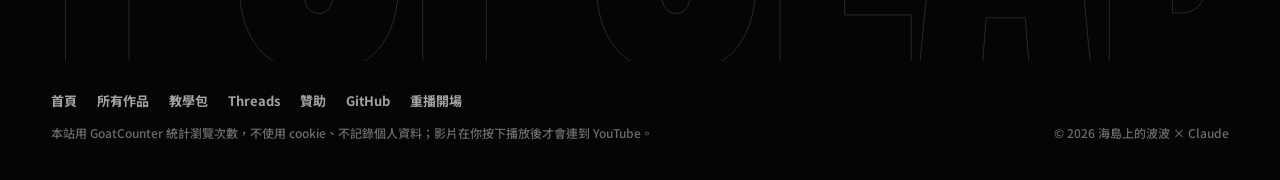
<file: packs/next-gen-mv/index.html>
<!doctype html>
<html lang="zh-Hant">
<head>
<meta charset="utf-8">
<meta name="viewport" content="width=device-width, initial-scale=1, viewport-fit=cover">
<title>NEXT GEN MV 製作全紀錄｜教學包｜海島上的波波</title>
<meta name="description" content="沒有程式背景的 Popo 和 Claude 合作，用程式一格一格算出 3 分 38 秒的 MV「NEXT GEN」。這份離線網頁教學包照製作順序整理成 16 章，收錄 160 則指令原文、24 組版本對照和 59 支靜音短片。">
<link rel="canonical" href="https://popolab-tw.github.io/packs/next-gen-mv/">
<meta name="theme-color" content="#050505">
<meta property="og:type" content="product">
<meta property="og:site_name" content="海島上的波波 POPOLAB">
<meta property="og:title" content="NEXT GEN MV 製作全紀錄｜教學包｜海島上的波波">
<meta property="og:description" content="沒有程式背景的 Popo 和 Claude 合作，用程式一格一格算出 3 分 38 秒的 MV「NEXT GEN」。這份離線網頁教學包照製作順序整理成 16 章，收錄 160 則指令原文、24 組版本對照和 59 支靜音短片。">
<meta property="og:url" content="https://popolab-tw.github.io/packs/next-gen-mv/">
<meta property="og:image" content="https://popolab-tw.github.io/assets/img/og-pack-next-gen-mv.jpg">
<meta property="og:image:width" content="1200">
<meta property="og:image:height" content="630">
<meta name="twitter:card" content="summary_large_image">
<link rel="icon" href="/favicon.png" type="image/png">
<link rel="apple-touch-icon" href="/apple-touch-icon.png">
<link rel="preconnect" href="https://fonts.googleapis.com">
<link rel="preconnect" href="https://fonts.gstatic.com" crossorigin>
<link rel="stylesheet" href="https://fonts.googleapis.com/css2?family=Anton&family=Caveat:wght@600&family=Inter:wght@500;700;800&family=Noto+Sans+TC:wght@500;700;900&display=swap">
<link rel="stylesheet" href="/assets/css/site.css?v=138cfcc7">
<script>
(function(){try{var d=document.documentElement,r=matchMedia('(prefers-reduced-motion: reduce)').matches,m=localStorage.getItem('popolab-motion'),i=localStorage.getItem('popolab-intro');if(!r&&m!=='off'&&i!=='off'&&!location.hash){d.classList.add('swarm-pending');setTimeout(function(){if(!window.POPOLAB_SWARM_STARTED)d.classList.remove('swarm-pending')},3500)}}catch(e){}})();
</script>
<script src="/assets/js/site.js?v=8811f9b0" defer></script>
<script src="/assets/js/swarm.js?v=ccde3b0c" defer></script>
<script data-goatcounter="https://popolab.goatcounter.com/count" async src="https://gc.zgo.at/count.js"></script>
</head>
<body>
<div class="grain" aria-hidden="true"></div>
<header class="site-header">
  <div class="bar">
    <a class="logo" href="/" aria-label="POPOLAB 首頁" data-build>POPOLAB<span class="dot"></span></a>
    <nav class="nav" aria-label="主選單" data-build>
      <a href="/#work">作品</a><a href="/#packs">教學包</a><a href="/#numbers">數據</a><a href="/#craft">過程</a><a href="/#journey">歷程</a><a href="/#contact">合作</a>
    </nav>
    <div class="hd-right" data-build>
      <button class="motion-toggle" type="button" aria-pressed="true" title="開關動態效果"><span class="ic">▶</span><span class="tx">動態</span><span class="st">開</span></button>
      <a class="hd-cta" href="https://www.threads.com/@popolab_tw" target="_blank" rel="noopener"><span class="tx">追蹤</span> ↗</a>
    </div>
  </div>
</header>

<main class="page">
  <div class="guides" aria-hidden="true"><span></span><span></span><span></span><span></span><span></span><span></span></div>

  <section class="w-hero pk-top">
    <div class="crumbs label" data-build><a href="/#packs">教學包</a><span>/</span><b>NEXT GEN MV</b><span class="pk-tag" style="margin-left:6px">New</span></div>
    <div class="pk-hero">
      <div>
        <h1 class="w-title pk-title" data-build="mega">Making of<br><span class="r">Next Gen.</span></h1>
        <p class="w-sub" data-build="type">NEXT GEN MV 製作全紀錄</p>
        <p class="w-hook" data-build>一支沒有用影片生成 AI 的 MV，從第一版粗剪到 v64 成片的完整製作過程。</p>
      </div>
      <div class="buy-box" data-build>
        <span class="label">離線網頁教學包 ＋ PDF</span>
        <p class="price"><span class="sale">特價</span><s class="was">NT$100</s>NT$70</p>
        <a class="btn btn-red" href="https://portaly.cc/popolab_tw/product/VEsXRnvY6JBuMQpeQuv6?utm_source=popolab-site&amp;utm_medium=pack-hero" target="_blank" rel="noopener">購買教學包 <span class="arr">↗</span></a>
        <ul>
          <li>16 章主教學，加上 7 個附錄</li>
          <li>160 則指令原文、24 組版本對照</li>
          <li>59 支靜音短片、186 張定格與版本畫面</li>
          <li>離線網頁＋131 頁 PDF，不需要安裝軟體</li>
        </ul>
        <p class="bb-note">在 Portaly 付款，付款後在 Portaly 取得雲端硬碟下載連結。</p>
      </div>
    </div>
  </section>

  <section class="pk-sec" aria-label="教學包實際畫面">
    <div class="pk-h"><p class="label">Preview / <b>實際畫面</b></p><p class="small">點圖片可以放大看</p></div>
    <div class="pk-gallery" data-build><div class="pk-row r1"><a class="pk-tile t-a" href="/assets/packs/next-gen-mv/p01-cover.webp" data-zoom data-cap="教學包首頁：紅色 NEXT GEN 大字、片長、製作期間、版本，左邊是 16 章的目錄。" aria-label="放大看：教學包首頁"><img src="/assets/packs/next-gen-mv/p01-cover.webp" alt="教學包首頁：紅色 NEXT GEN 大字、片長、製作期間、版本，左邊是 16 章的目錄。" width="1440" height="900"><span class="cap"><b>01</b>教學包首頁</span><span class="zoom" aria-hidden="true">＋</span></a><a class="pk-tile t-b" href="/assets/packs/next-gen-mv/p04-compare.webp" data-zoom data-cap="階段成品對照：第 10 段同一格畫面的五個版本（v1 粗剪、v27、v28、v32A、成片），點版本就能切換。" aria-label="放大看：24 組版本對照"><img src="/assets/packs/next-gen-mv/p04-compare-720.webp" alt="階段成品對照：第 10 段同一格畫面的五個版本（v1 粗剪、v27、v28、v32A、成片），點版本就能切換。" width="1440" height="900"><span class="cap"><b>02</b>24 組版本對照</span><span class="zoom" aria-hidden="true">＋</span></a><a class="pk-tile t-c" href="/assets/packs/next-gen-mv/p03-material.webp" data-zoom data-cap="「看素材」面板：成片第 10 段的靜音短片，下方有拍點列，再往下是定格畫面。" aria-label="放大看：看素材面板"><img src="/assets/packs/next-gen-mv/p03-material-720.webp" alt="「看素材」面板：成片第 10 段的靜音短片，下方有拍點列，再往下是定格畫面。" width="1440" height="900"><span class="cap"><b>03</b>看素材面板</span><span class="zoom" aria-hidden="true">＋</span></a></div><div class="pk-row r2"><a class="pk-tile t-d" href="/assets/packs/next-gen-mv/p02-chapter.webp" data-zoom data-cap="第 09 章「第 10 段：理想」的章首：章號、說明、製作時間與版本、這一段在全片的時間軸（第 57–60 小節）。" aria-label="放大看：章首與時間軸"><img src="/assets/packs/next-gen-mv/p02-chapter-720.webp" alt="第 09 章「第 10 段：理想」的章首：章號、說明、製作時間與版本、這一段在全片的時間軸（第 57–60 小節）。" width="1440" height="900" loading="lazy"><span class="cap"><b>04</b>章首與時間軸</span><span class="zoom" aria-hidden="true">＋</span></a><a class="pk-tile t-e" href="/assets/packs/next-gen-mv/p05-prompts.webp" data-zoom data-cap="指令全集：Popo 的指令原文（回合、日期、針對哪一版）和對應的縮圖。" aria-label="放大看：160 則指令原文"><img src="/assets/packs/next-gen-mv/p05-prompts-720.webp" alt="指令全集：Popo 的指令原文（回合、日期、針對哪一版）和對應的縮圖。" width="1440" height="900" loading="lazy"><span class="cap"><b>05</b>160 則指令原文</span><span class="zoom" aria-hidden="true">＋</span></a><a class="pk-tile t-f" href="/assets/packs/next-gen-mv/p06-rules.webp" data-zoom data-cap="設計準則：第 1 類「整體方向」的前兩條準則，各附 Popo 當時的原話。" aria-label="放大看：42 條設計準則"><img src="/assets/packs/next-gen-mv/p06-rules-720.webp" alt="設計準則：第 1 類「整體方向」的前兩條準則，各附 Popo 當時的原話。" width="1440" height="900" loading="lazy"><span class="cap"><b>06</b>42 條設計準則</span><span class="zoom" aria-hidden="true">＋</span></a></div><div class="pk-row r3"><a class="pk-tile t-g" href="/assets/packs/next-gen-mv/p09-beatbar.webp" data-zoom data-cap="成片短片的定格（第 69–72 小節）。短片都是靜音的，下方的拍點列標出配樂的拍子。" aria-label="放大看：拍點列"><img src="/assets/packs/next-gen-mv/p09-beatbar-720.webp" alt="成片短片的定格（第 69–72 小節）。短片都是靜音的，下方的拍點列標出配樂的拍子。" width="1280" height="784" loading="lazy"><span class="cap"><b>07</b>拍點列</span><span class="zoom" aria-hidden="true">＋</span></a><a class="pk-tile t-h" href="/assets/packs/next-gen-mv/p07-mobile-cover.webp" data-zoom data-cap="窄螢幕的首頁封面，目錄收在左上角的按鈕。" aria-label="放大看：手機版首頁"><img src="/assets/packs/next-gen-mv/p07-mobile-cover.webp" alt="窄螢幕的首頁封面，目錄收在左上角的按鈕。" width="420" height="860" loading="lazy"><span class="cap"><b>08</b>手機版首頁</span><span class="zoom" aria-hidden="true">＋</span></a><a class="pk-tile t-i" href="/assets/packs/next-gen-mv/p08-mobile-chapter.webp" data-zoom data-cap="窄螢幕的第 09 章章首。" aria-label="放大看：手機版章首"><img src="/assets/packs/next-gen-mv/p08-mobile-chapter.webp" alt="窄螢幕的第 09 章章首。" width="420" height="860" loading="lazy"><span class="cap"><b>09</b>手機版章首</span><span class="zoom" aria-hidden="true">＋</span></a></div></div>
  </section>

  <div class="pk-nums rv-up"><div><b>16<small>章</small></b><span>主教學</span></div><div><b>160<small>則</small></b><span>指令原文</span></div><div><b>24<small>組</small></b><span>版本對照</span></div><div><b>59<small>支</small></b><span>靜音短片</span></div><div><b>186<small>張</small></b><span>定格與版本畫面</span></div><div><b>131<small>頁</small></b><span>PDF 主教學</span></div></div>

  <section class="pk-sec pk-about rv-up">
    <div>
      <div class="pk-h"><p class="label">About / <b>關於教學包</b></p></div>
      <h2 class="pk-h2">每一格畫面，<span class="r">都是程式算出來的。</span></h2>
      <p>「NEXT GEN」是一支 3 分 38 秒的音樂影片：Claude 用 three.js 寫出畫面，讓瀏覽器一格一格算成圖片，再用 ffmpeg 接成影片。Popo 沒有程式背景，負責劇本、分鏡、看每一個版本、提出修改；Claude 負責寫程式、設計畫面和查資料。從 10/26 到 11/12，同一個對話來回約 450 回合，從第一版粗剪改到 v64 成片，另外做了英文版、2K 主視覺和 29 秒的社群短版。</p>
      <p>每一章分成四塊：<strong>當時要解決什麼、Popo 怎麼下指令、做出什麼、從中學到什麼</strong>。Popo 的指令一律用原文，錯字和標點照原樣；Claude 的部分只寫摘要。</p>
      <p class="small">這不是「一鍵生成」的教學：時間大多花在「看新版本、找出要改的地方、寫成指令」這個循環，這份教學記錄的就是這個循環一輪一輪怎麼進行。</p>
    </div>
    <div>
      <div class="pk-h"><p class="label">You'll learn / <b>你會看到的具體做法</b></p></div>
      <ol class="learn"><li><b>01</b><span>怎麼先把配樂拆成段落，再用「第幾小節」跟 Claude 講時間</span></li><li><b>02</b><span>怎麼用一張參考圖說明喜歡的樣子，再整理成每一段都照著做的設計準則</span></li><li><b>03</b><span>雲端一段 23 秒的動畫要算約 35 分鐘時，怎麼把渲染搬到自己的電腦</span></li><li><b>04</b><span>一個叫不出名字的數字效果，怎麼前後改了 8 版才定下來</span></li><li><b>05</b><span>做完畫面之後，怎麼回頭驗算 MV 裡的數字</span></li></ol>
    </div>
  </section>

  <section class="pk-sec pk-contents rv-up" id="contents">
    <div>
      <div class="pk-h"><p class="label">Contents / <b>主教學 16 章</b></p></div>
      <ol class="toc2"><li><b>00</b>這份教學怎麼用</li><li><b>01</b>起點：一份可視化、一首配樂</li><li><b>02</b>寫劇本：整支 MV 的 14 段</li><li><b>03</b>第一版粗剪：先把全片做一遍</li><li><b>04</b>重做第 1–4 段，定下設計準則</li><li><b>05</b>搬到自己的電腦渲染</li><li><b>06</b>第 5–6 段：買房切片與滾輪數字</li><li><b>07</b>第 7 段：世界地圖</li><li><b>08</b>第 8–9 段：套用各國政策、房價模擬</li><li><b>09</b>第 10 段：理想</li><li><b>10</b>第 11 段：回到現實</li><li><b>11</b>第 12–13 段：行動與片尾</li><li><b>12</b>片頭與完成版</li><li><b>13</b>品牌更名、片尾網站資訊、2K</li><li><b>14</b>主視覺與社群短版</li><li><b>15</b>國際英文版</li></ol>
    </div>
    <div>
      <div class="pk-h"><p class="label">Appendix / <b>附錄 7 個</b></p></div>
      <ul class="appx2"><li><span class="ax-n">160<small>則</small></span><span class="ax-t"><b>指令全集</b>原製作對話裡的指令，原文逐字照錄，能對到畫面的附縮圖。</span></li><li><span class="ax-n">24<small>組</small></span><span class="ax-t"><b>階段成品對照</b>同一格畫面從第一版粗剪到成片，點版本切換。</span></li><li><span class="ax-n">42<small>條</small></span><span class="ax-t"><b>設計準則</b>分成 7 類，可以直接套用，部分附 Popo 當時的原話。</span></li><li><span class="ax-n">39<small>則</small></span><span class="ax-t"><b>踩過的坑和解法</b>畫面、鏡頭、節奏、資料、渲染流程、片頭片尾與英文版。</span></li><li><span class="ax-n">9<small>題</small></span><span class="ax-t"><b>Popo 的心法</b>怎麼提修改、怎樣才算完成、花了多少時間和費用。</span></li><li><span class="ax-n">✓<small></small></span><span class="ax-t"><b>復刻需要的條件</b>用到的軟體、電腦、時間，哪些不需要會、哪些需要會。</span></li><li><span class="ax-n">©<small></small></span><span class="ax-t"><b>資料來源與授權</b>MV 裡的數字、地圖、字型的來源，以及教學包的授權。</span></li></ul>
    </div>
  </section>

  <section class="pk-sec pk-info rv-up">
    <div class="info-card">
      <p class="label">For you? / <b>適合誰</b></p>
      <ul class="ok"><li>想用 AI 做影片或動態視覺，但不會寫程式的人</li><li>已經在用 Claude，想看一件大作品怎麼一輪一輪溝通到完成的人</li><li>對資料視覺化、卡點剪輯、科幻 HUD 風格有興趣的人</li></ul>
      <ul class="ng"><li>不太適合：想拿現成原始碼或範本直接套用的人</li></ul>
    </div>
    <div class="info-card">
      <p class="label">How to use / <b>怎麼使用</b></p>
      <ol class="steps2"><li>購買後，從雲端硬碟下載 zip 檔（約 93 MB）</li><li>先解壓縮，<b>不要直接在 zip 裡點開</b>，圖片和影片會讀不到</li><li>雙擊 <b>START-HERE.html</b>，用瀏覽器打開</li><li>從目錄跳到章節，按「看素材」看定格、短片和版本對照</li></ol>
    </div>
    <div class="info-card">
      <p class="label">Spec / <b>規格</b></p>
      <dl class="spec2">
        <dt>形式</dt><dd>離線網頁（HTML）＋ PDF</dd>
        <dt>需要</dt><dd>不需網路、不需安裝；網頁不會連到任何網站</dd>
        <dt>檔案</dt><dd>zip 約 93 MB；PDF 131 頁、約 11 MB</dd>
        <dt>影片</dt><dd>全部靜音，附拍點列</dd>
        <dt>裝置</dt><dd>建議電腦；已實測 Windows 的 Chrome、Edge</dd>
        <dt>語言</dt><dd>繁體中文</dd>
      </dl>
    </div>
  </section>

  <section class="pk-sec rv-up">
    <div class="pk-h"><p class="label">Not included / <b>不包含的東西</b></p></div>
    <ul class="not2">
      <li><b>MV 原始碼</b>第一版不含程式，記錄的是怎麼和 Claude 溝通出這些畫面。</li>
      <li><b>配樂與音軌</b>配樂是第三方作品，不能散布，所以短片都已移除聲音。</li>
      <li><b>對話全文</b>Popo 的指令收錄原文；Claude 的回覆只寫摘要。</li>
      <li><b>完整 MV 檔</b>教學包裡是各段不到 14 秒的靜音短片；完整 MV 可以在<a href="/works/next-gen/#watch">作品頁</a>免費看。</li>
      <li><b>玩家資料、第三方參考圖</b>都沒有收錄。</li>
    </ul>
  </section>

  <section class="pk-sec rv-up">
    <div class="pk-h"><p class="label">FAQ / <b>常見問題</b></p></div>
    <div class="faq faq2"><details><summary><span class="q">Q1</span><span>不會寫程式，看得懂嗎？</span><span class="pm" aria-hidden="true"></span></summary><div class="a"><p>Popo 自己沒有程式背景，這份教學也從他的角度寫：重點是怎麼描述畫面、怎麼看每一個版本、怎麼提修改，不講程式碼。第 00 章先解釋後面常出現的詞，例如小節、卡點、渲染、子代理。復刻條件頁也寫了：不需要會寫程式，但要能照著步驟安裝軟體、找到資料夾。</p></div></details><details><summary><span class="q">Q2</span><span>需要付費的 Claude 方案嗎？</span><span class="pm" aria-hidden="true"></span></summary><div class="a"><p>只是讀這份教學，不需要任何帳號。想照著做一支自己的 MV，復刻條件頁寫的是每月 20 美元的 Claude 付費方案就可以（Popo 自己用的是 Max 5x 方案）。20 美元方案的用量額度比較少，照 Popo 每天 2～3 小時的製作速度，可能會碰到額度上限、要等額度恢復，整體製作時間會拉長一些。其他用到的軟體（Node.js、Playwright、ffmpeg、three.js 等）都是免費的。</p></div></details><details><summary><span class="q">Q3</span><span>電腦需要很好嗎？</span><span class="pm" aria-hidden="true"></span></summary><div class="a"><p>這支 MV 是在 Popo 自己有獨立顯示卡的 Windows 桌機上算的，規格寫在復刻條件頁。沒有獨立顯示卡也能算，只是會慢很多；第 05 章就是在講雲端算太慢，才改成在自己的電腦算。</p></div></details><details><summary><span class="q">Q4</span><span>有原始碼嗎？</span><span class="pm" aria-hidden="true"></span></summary><div class="a"><p>第一版沒有。這份教學包的重點是製作過程：指令原文、各版本的畫面、設計準則，以及踩過的坑和解法。</p></div></details><details><summary><span class="q">Q5</span><span>影片為什麼沒有聲音？</span><span class="pm" aria-hidden="true"></span></summary><div class="a"><p>MV 的配樂是別人的作品，不能跟著教學包散布，所以短片都已移除聲音。為了讓你還是看得出畫面有沒有「卡點」，短片下方有一條拍點列：白色長線是每一小節的開頭，短線是拍子，紅點是特別要卡的重拍，紅色直線是目前播到的位置（見上方預覽 07）。</p></div></details></div>
  </section>

  <section class="end-cta rv-up" aria-label="購買教學包">
    <div>
      <p class="label">Get the pack / <b>購買</b></p>
      <h2>Get the<br><span class="r">full story.</span></h2>
      <p class="lede" style="margin-top:16px">想先看看值不值得？作品頁有一篇免費的製作過程，講了發想、流程和三個最有用的技巧。</p>
    </div>
    <div class="end-btns">
      <div class="buy-box" style="padding:18px 20px"><p class="price"><span class="sale">特價</span><s class="was">NT$100</s>NT$70</p><a class="btn btn-red" href="https://portaly.cc/popolab_tw/product/VEsXRnvY6JBuMQpeQuv6?utm_source=popolab-site&amp;utm_medium=pack-end" target="_blank" rel="noopener">購買教學包 <span class="arr">↗</span></a><p class="bb-note">付款後在 Portaly 取得雲端硬碟下載連結。</p></div>
      <a class="btn btn-line" href="/works/next-gen/#making"><span>先看免費的製作過程<small>NEXT GEN 作品頁</small></span><span class="arr">→</span></a>
      <a class="btn btn-line" href="https://www.threads.com/@popolab_tw" target="_blank" rel="noopener"><span>追蹤 Threads @popolab_tw<small>新作品和新教學包會先發在這裡</small></span><span class="arr">↗</span></a>
    </div>
  </section>
</main>

<footer class="site-footer">
  <div class="ft">
    <p class="ft-mega" aria-hidden="true">POPOLAB</p>
    <div>
      <div class="ft-links">
        <a href="/">首頁</a><a href="/#work">所有作品</a><a href="/packs/next-gen-mv/">教學包</a><a href="https://www.threads.com/@popolab_tw" target="_blank" rel="noopener">Threads</a><a href="https://portaly.cc/popolab_tw/support?utm_source=popolab-site&amp;utm_medium=footer" target="_blank" rel="noopener">贊助</a><a href="https://github.com/popolab-tw" target="_blank" rel="noopener">GitHub</a><button type="button" data-replay>重播開場</button>
      </div>
      <p class="ft-copy" style="margin-top:12px">本站用 GoatCounter 統計瀏覽次數，不使用 cookie、不記錄個人資料；影片在你按下播放後才會連到 YouTube。</p>
    </div>
    <p class="ft-copy">© <span data-year>2026</span> 海島上的波波 × Claude</p>
  </div>
</footer>
</body>
</html>
</file>
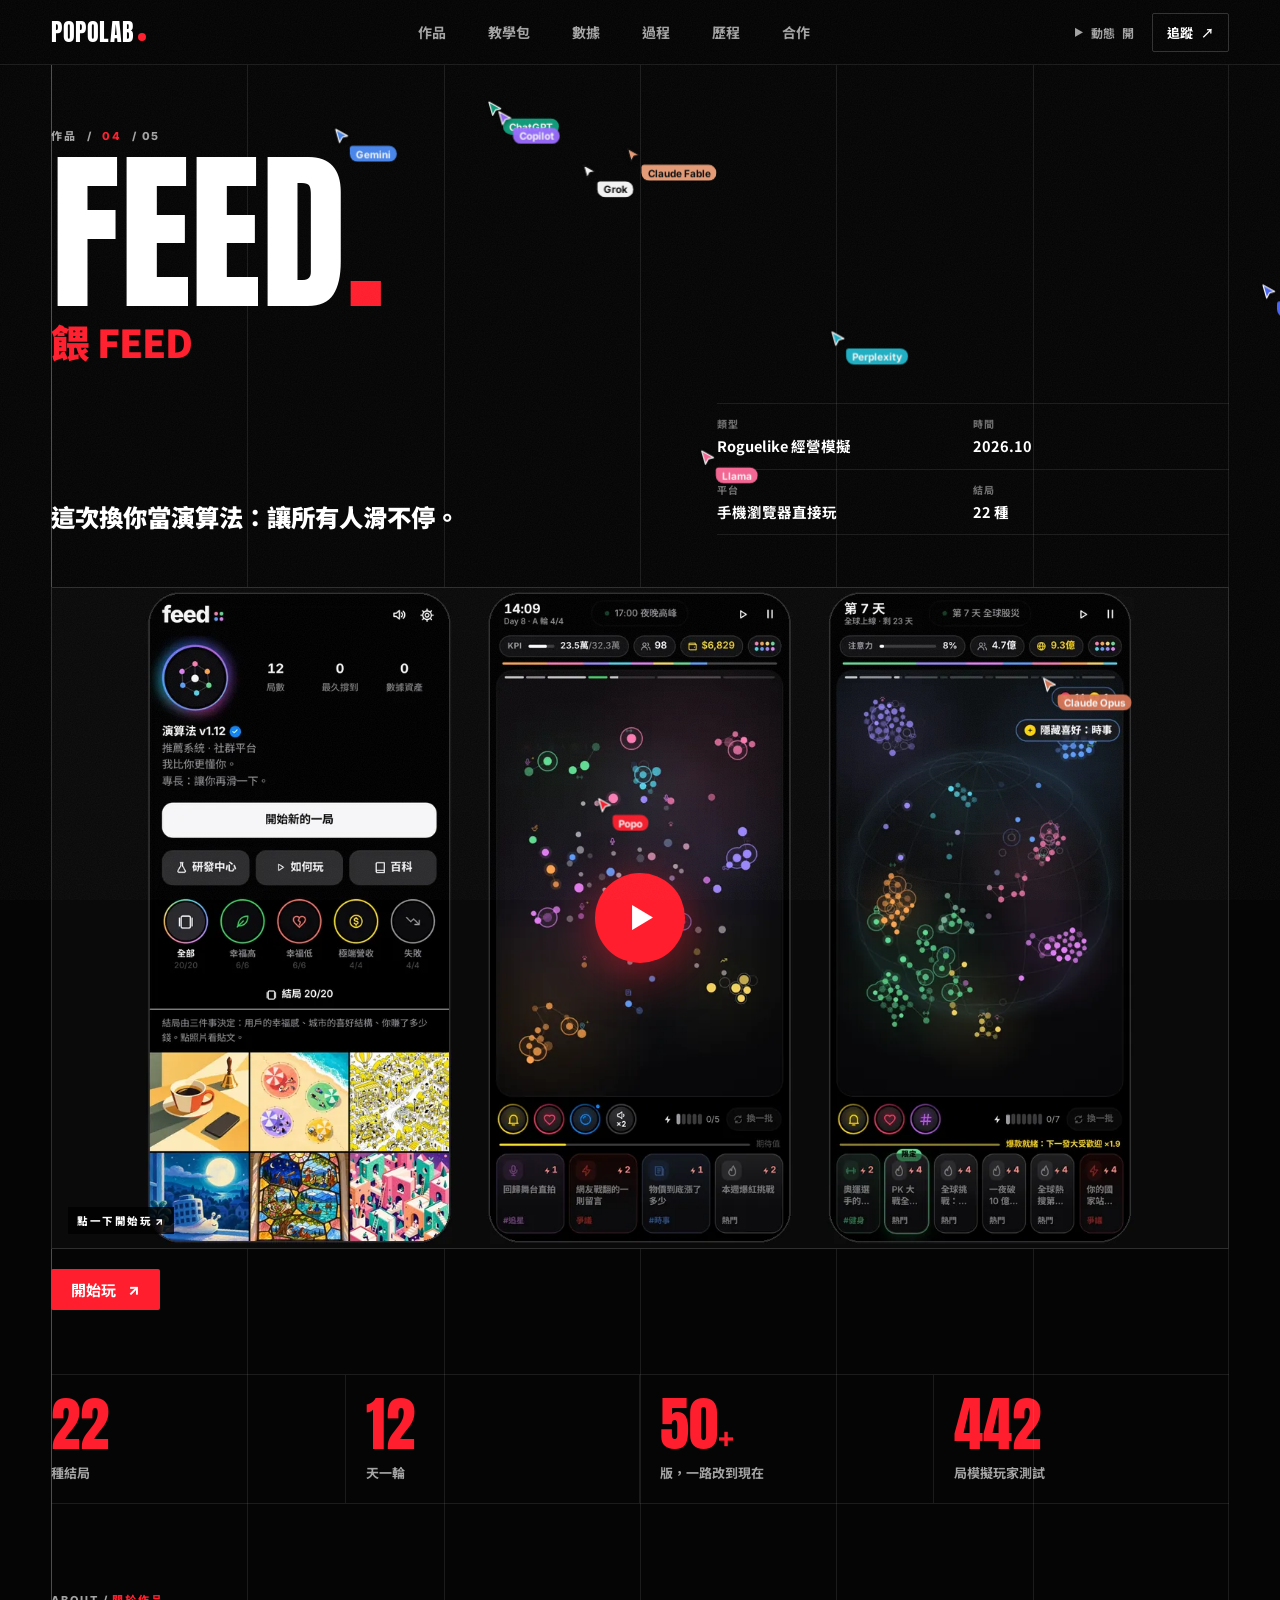
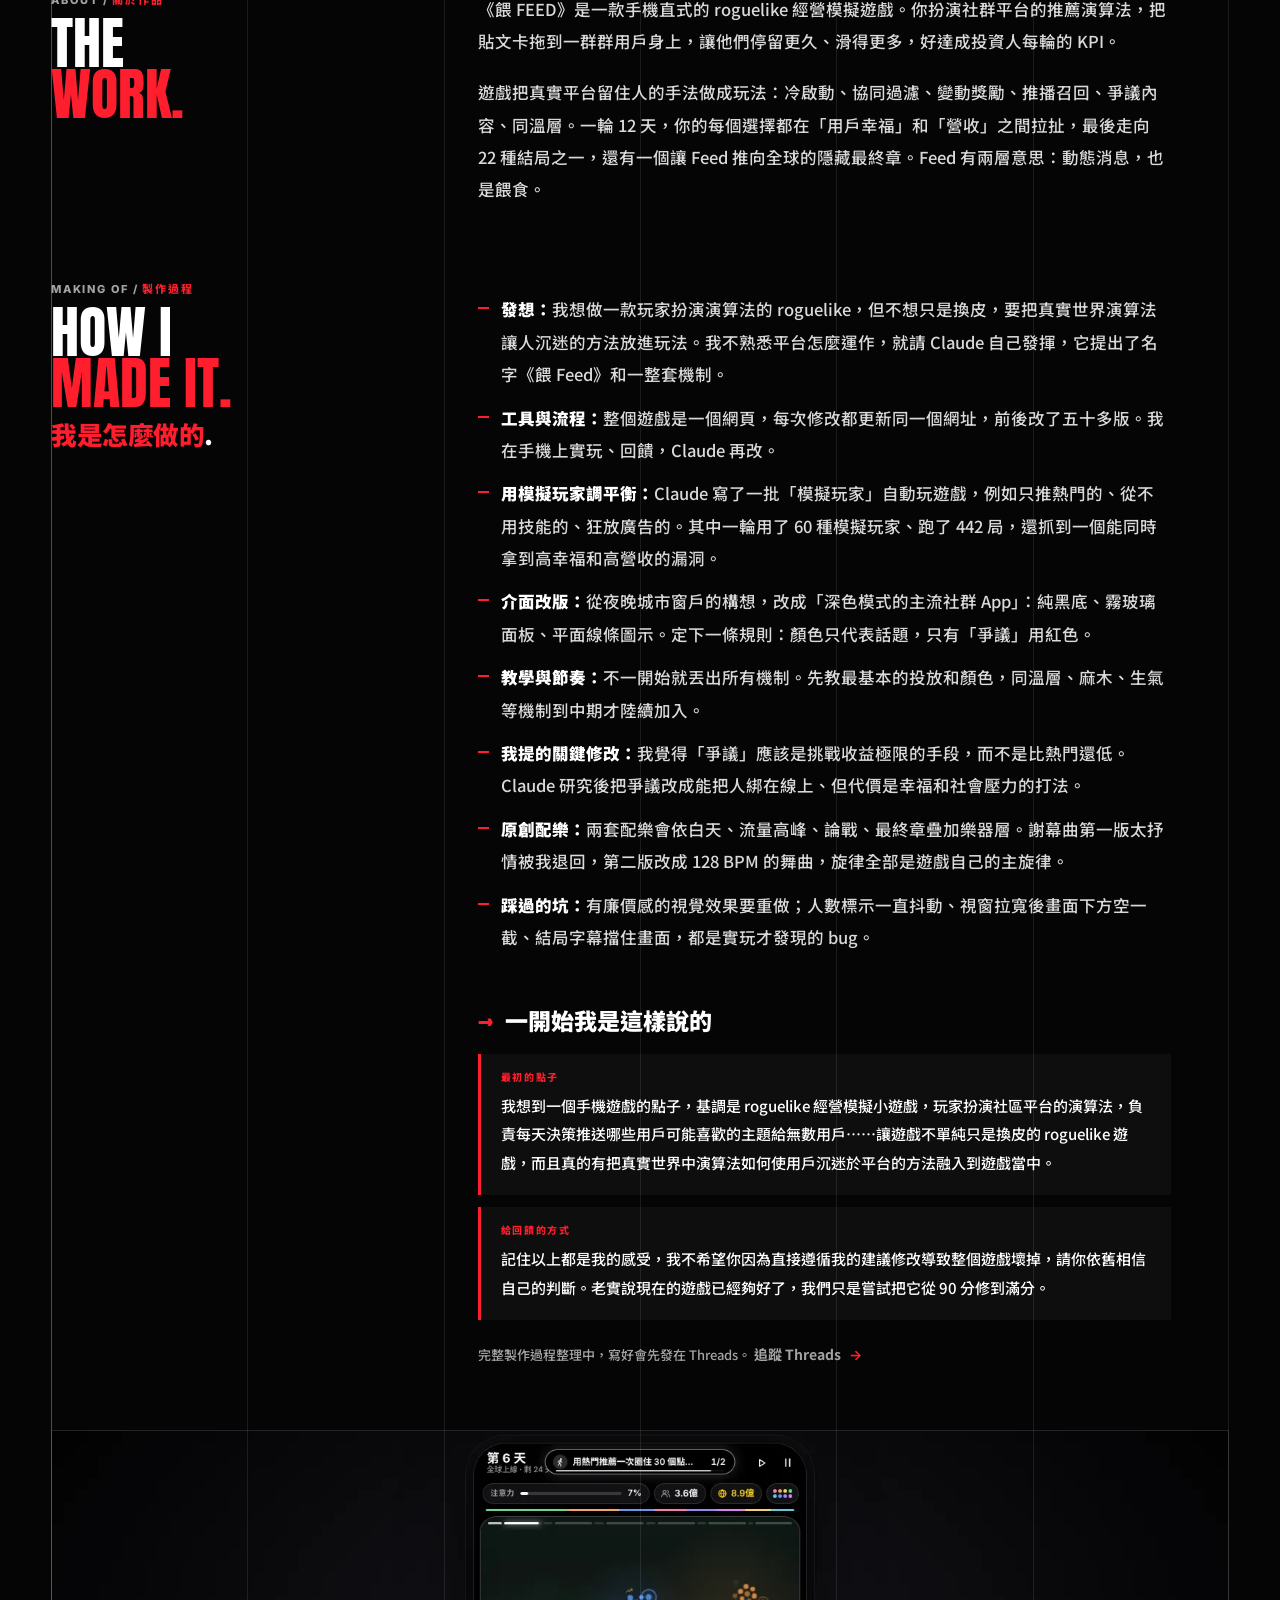
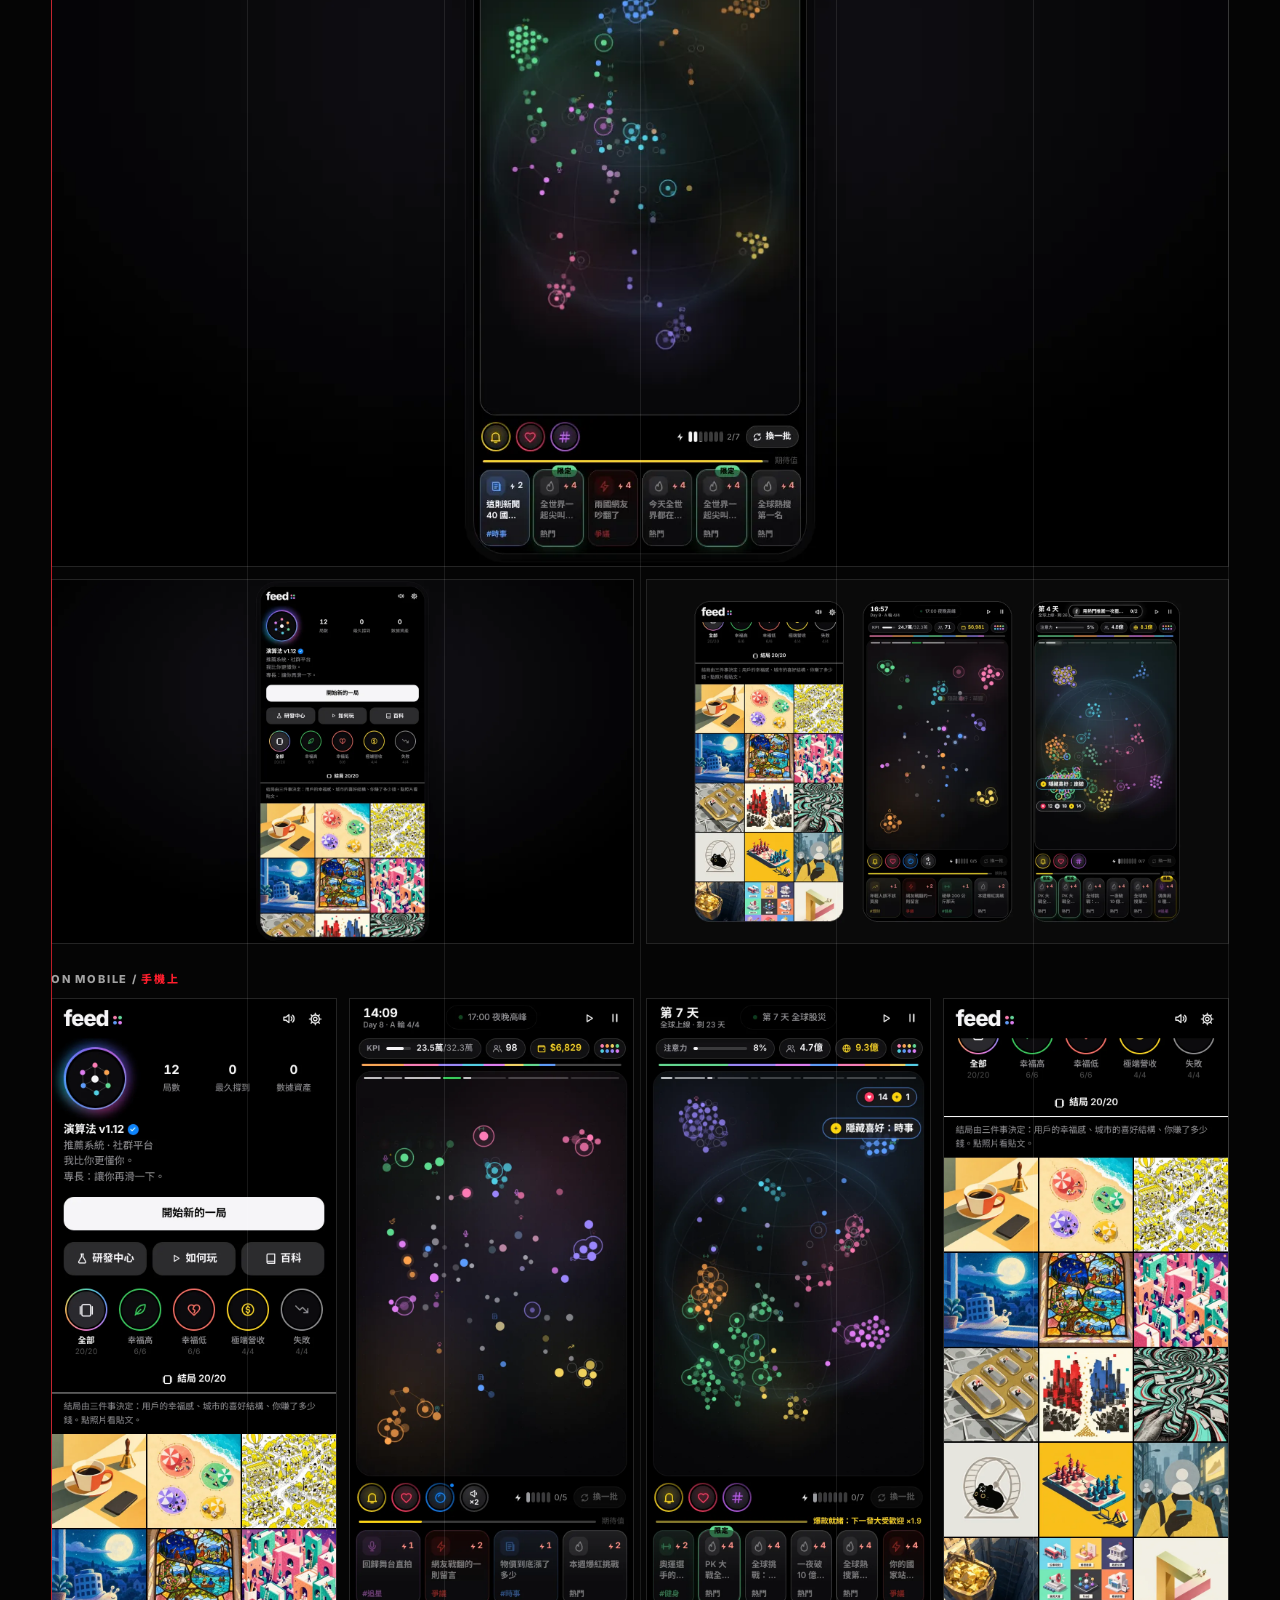
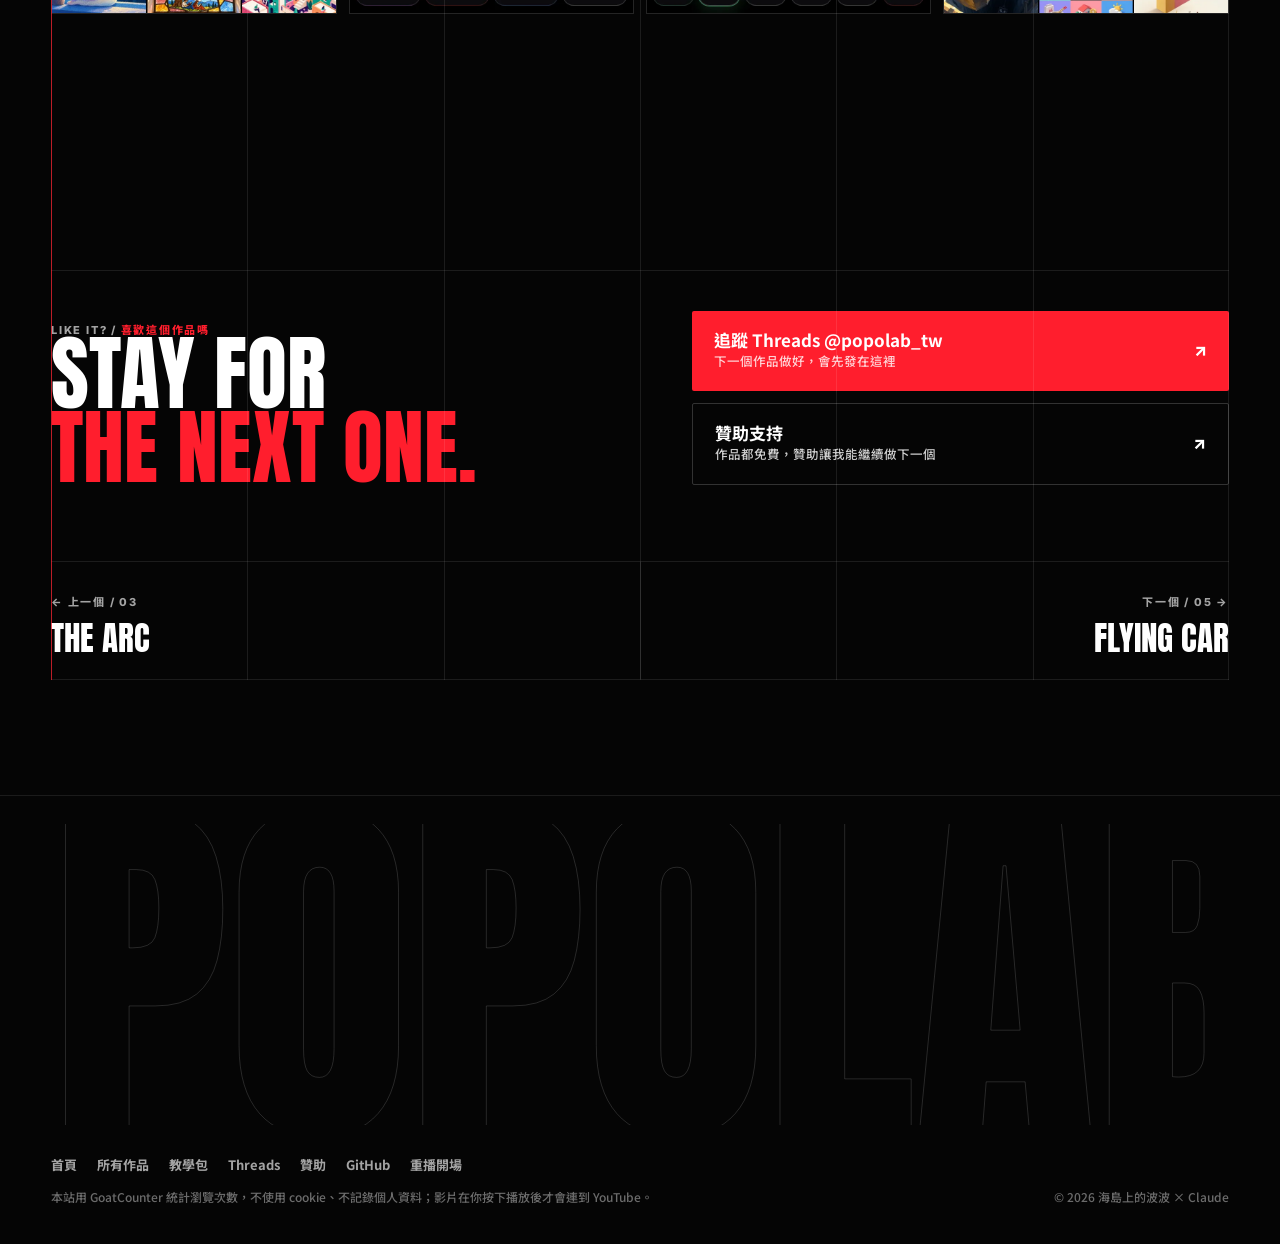
<file: works/feed/index.html>
<!doctype html>
<html lang="zh-Hant">
<head>
<meta charset="utf-8">
<meta name="viewport" content="width=device-width, initial-scale=1, viewport-fit=cover">
<title>餵 FEED｜海島上的波波</title>
<meta name="description" content="手機直式的 roguelike 經營模擬：你是社群平台的推薦演算法，在用戶幸福和營收之間拉扯，走向 22 種結局之一。">
<link rel="canonical" href="https://popolab-tw.github.io/works/feed/">
<meta name="theme-color" content="#050505">
<meta property="og:type" content="article">
<meta property="og:site_name" content="海島上的波波 POPOLAB">
<meta property="og:title" content="餵 FEED｜海島上的波波">
<meta property="og:description" content="手機直式的 roguelike 經營模擬：你是社群平台的推薦演算法，在用戶幸福和營收之間拉扯，走向 22 種結局之一。">
<meta property="og:url" content="https://popolab-tw.github.io/works/feed/">
<meta property="og:image" content="https://popolab-tw.github.io/assets/img/og-feed.jpg">
<meta property="og:image:width" content="1200">
<meta property="og:image:height" content="630">
<meta name="twitter:card" content="summary_large_image">
<link rel="icon" href="/favicon.png" type="image/png">
<link rel="apple-touch-icon" href="/apple-touch-icon.png">
<link rel="preconnect" href="https://fonts.googleapis.com">
<link rel="preconnect" href="https://fonts.gstatic.com" crossorigin>
<link rel="stylesheet" href="https://fonts.googleapis.com/css2?family=Anton&family=Caveat:wght@600&family=Inter:wght@500;700;800&family=Noto+Sans+TC:wght@500;700;900&display=swap">
<link rel="stylesheet" href="/assets/css/site.css?v=138cfcc7">
<script>
(function(){try{var d=document.documentElement,r=matchMedia('(prefers-reduced-motion: reduce)').matches,m=localStorage.getItem('popolab-motion'),i=localStorage.getItem('popolab-intro');if(!r&&m!=='off'&&i!=='off'&&!location.hash){d.classList.add('swarm-pending');setTimeout(function(){if(!window.POPOLAB_SWARM_STARTED)d.classList.remove('swarm-pending')},3500)}}catch(e){}})();
</script>
<script src="/assets/js/site.js?v=8811f9b0" defer></script>
<script src="/assets/js/swarm.js?v=ccde3b0c" defer></script>
<script data-goatcounter="https://popolab.goatcounter.com/count" async src="https://gc.zgo.at/count.js"></script>
</head>
<body>
<div class="grain" aria-hidden="true"></div>
<header class="site-header">
  <div class="bar">
    <a class="logo" href="/" aria-label="POPOLAB 首頁" data-build>POPOLAB<span class="dot"></span></a>
    <nav class="nav" aria-label="主選單" data-build>
      <a href="/#work">作品</a><a href="/#packs">教學包</a><a href="/#numbers">數據</a><a href="/#craft">過程</a><a href="/#journey">歷程</a><a href="/#contact">合作</a>
    </nav>
    <div class="hd-right" data-build>
      <button class="motion-toggle" type="button" aria-pressed="true" title="開關動態效果"><span class="ic">▶</span><span class="tx">動態</span><span class="st">開</span></button>
      <a class="hd-cta" href="https://www.threads.com/@popolab_tw" target="_blank" rel="noopener"><span class="tx">追蹤</span> ↗</a>
    </div>
  </div>
</header>

<main class="page">
  <div class="guides" aria-hidden="true"><span></span><span></span><span></span><span></span><span></span><span></span></div>

  <section class="w-hero">
    <div class="crumbs label" data-build><a href="/#work">作品</a><span>/</span><b>04</b><span>/ 05</span></div>
    <h1 class="w-title" data-build="mega">Feed<span class="r">.</span></h1>
    <p class="w-sub" data-build="type">餵 FEED</p>
    <div class="w-intro">
      <p class="w-hook" data-build>這次換你當演算法：讓所有人滑不停。</p>
      <dl class="w-meta" data-build><div><dt>類型</dt><dd>Roguelike 經營模擬</dd></div><div><dt>時間</dt><dd>2026.10</dd></div><div><dt>平台</dt><dd>手機瀏覽器直接玩</dd></div><div><dt>結局</dt><dd>22 種</dd></div></dl>
    </div>
  </section>

  <section class="w-media" aria-label="作品本體" data-build>
    <div class="media-frame" id="play"><a class="media-link" href="https://claude.ai/artifact/ChqoLQivxsNF9jrMtzgfkB" target="_blank" rel="noopener" aria-label="點一下開始玩（另開新頁）">
      <img src="/assets/works/feed/cover.webp" alt="餵 FEED 畫面" width="1600" height="1000">
      <span class="big-play" aria-hidden="true"><svg viewBox="0 0 10 12"><path d="M0 0l10 6-10 6z"/></svg></span>
      <span class="media-cap">點一下開始玩 ↗</span></a></div>
    <div class="w-actions">
      <a class="btn btn-red" href="https://claude.ai/artifact/ChqoLQivxsNF9jrMtzgfkB" target="_blank" rel="noopener">開始玩 <span class="arr">↗</span></a>
    </div>
  </section>
  

  <div class="w-stats rv-up"><div class="w-stat"><div class="n">22<small></small></div><p class="t">種結局</p></div><div class="w-stat"><div class="n">12<small></small></div><p class="t">天一輪</p></div><div class="w-stat"><div class="n">50<small>+</small></div><p class="t">版，一路改到現在</p></div><div class="w-stat"><div class="n">442<small></small></div><p class="t">局模擬玩家測試</p></div></div>

  <section class="w-body">
    <div class="w-aside rv-up"><div class="sticky"><p class="label">About / <b>關於作品</b></p><h2>The<br><span class="r">work.</span></h2></div></div>
    <div class="prose rv-up"><p>《餵 FEED》是一款手機直式的 roguelike 經營模擬遊戲。你扮演社群平台的推薦演算法，把貼文卡拖到一群群用戶身上，讓他們停留更久、滑得更多，好達成投資人每輪的 KPI。</p>
<p>遊戲把真實平台留住人的手法做成玩法：冷啟動、協同過濾、變動獎勵、推播召回、爭議內容、同溫層。一輪 12 天，你的每個選擇都在「用戶幸福」和「營收」之間拉扯，最後走向 22 種結局之一，還有一個讓 Feed 推向全球的隱藏最終章。Feed 有兩層意思：動態消息，也是餵食。</p></div>
  </section>

  <section class="w-body" id="making">
    <div class="w-aside rv-up"><div class="sticky"><p class="label">Making of / <b>製作過程</b></p><h2>How I<br><span class="r">made it.</span></h2><span class="h-zh">我是怎麼做的<i>.</i></span></div></div>
    <div class="prose rv-up"><ul class="dash">
<li><strong>發想：</strong>我想做一款玩家扮演演算法的 roguelike，但不想只是換皮，要把真實世界演算法讓人沉迷的方法放進玩法。我不熟悉平台怎麼運作，就請 Claude 自己發揮，它提出了名字《餵 Feed》和一整套機制。</li>
<li><strong>工具與流程：</strong>整個遊戲是一個網頁，每次修改都更新同一個網址，前後改了五十多版。我在手機上實玩、回饋，Claude 再改。</li>
<li><strong>用模擬玩家調平衡：</strong>Claude 寫了一批「模擬玩家」自動玩遊戲，例如只推熱門的、從不用技能的、狂放廣告的。其中一輪用了 60 種模擬玩家、跑了 442 局，還抓到一個能同時拿到高幸福和高營收的漏洞。</li>
<li><strong>介面改版：</strong>從夜晚城市窗戶的構想，改成「深色模式的主流社群 App」：純黑底、霧玻璃面板、平面線條圖示。定下一條規則：顏色只代表話題，只有「爭議」用紅色。</li>
<li><strong>教學與節奏：</strong>不一開始就丟出所有機制。先教最基本的投放和顏色，同溫層、麻木、生氣等機制到中期才陸續加入。</li>
<li><strong>我提的關鍵修改：</strong>我覺得「爭議」應該是挑戰收益極限的手段，而不是比熱門還低。Claude 研究後把爭議改成能把人綁在線上、但代價是幸福和社會壓力的打法。</li>
<li><strong>原創配樂：</strong>兩套配樂會依白天、流量高峰、論戰、最終章疊加樂器層。謝幕曲第一版太抒情被我退回，第二版改成 128 BPM 的舞曲，旋律全部是遊戲自己的主旋律。</li>
<li><strong>踩過的坑：</strong>有廉價感的視覺效果要重做；人數標示一直抖動、視窗拉寬後畫面下方空一截、結局字幕擋住畫面，都是實玩才發現的 bug。</li>
</ul>
<h3><span class="hn">→</span>一開始我是這樣說的</h3>
<div class="prompt"><span class="pl">最初的點子</span>我想到一個手機遊戲的點子，基調是 roguelike 經營模擬小遊戲，玩家扮演社區平台的演算法，負責每天決策推送哪些用戶可能喜歡的主題給無數用戶……讓遊戲不單純只是換皮的 roguelike 遊戲，而且真的有把真實世界中演算法如何使用戶沉迷於平台的方法融入到遊戲當中。</div>
<div class="prompt"><span class="pl">給回饋的方式</span>記住以上都是我的感受，我不希望你因為直接遵循我的建議修改導致整個遊戲壞掉，請你依舊相信自己的判斷。老實說現在的遊戲已經夠好了，我們只是嘗試把它從 90 分修到滿分。</div><p class="small" style="margin-top:24px">完整製作過程整理中，寫好會先發在 Threads。 <a class="link" href="https://www.threads.com/@popolab_tw" target="_blank" rel="noopener">追蹤 Threads <b>→</b></a></p></div>
  </section>

  

  <div class="gallery rv-up"><figure class="wide"><img src="/assets/works/feed/shot-01.webp" alt="餵 FEED 畫面 1" width="1600" height="1000" loading="lazy"></figure><figure><img src="/assets/works/feed/shot-02.webp" alt="餵 FEED 畫面 2" width="1600" height="1000" loading="lazy"></figure><figure><img src="/assets/works/feed/shot-03.webp" alt="餵 FEED 畫面 3" width="1600" height="1000" loading="lazy"></figure></div><p class="label" style="margin-top:28px">On mobile / <b>手機上</b></p><div class="gallery gallery-m rv-up"><figure><img src="/assets/works/feed/shot-m-01.webp" alt="餵 FEED 手機畫面 1" width="780" height="1688" loading="lazy"></figure><figure><img src="/assets/works/feed/shot-m-02.webp" alt="餵 FEED 手機畫面 2" width="780" height="1688" loading="lazy"></figure><figure><img src="/assets/works/feed/shot-m-03.webp" alt="餵 FEED 手機畫面 3" width="780" height="1688" loading="lazy"></figure><figure><img src="/assets/works/feed/shot-m-04.webp" alt="餵 FEED 手機畫面 4" width="780" height="1688" loading="lazy"></figure></div>

  <div class="credits rv-up"><b>分工</b>：最終章的構想和兩個最終結局的文字是我寫的，其他設計主要由 Claude 負責、我回饋。<br>
<b>音色</b>：GeneralUser GS 音色庫。遊戲發布在 claude.ai，點開就能玩，不用下載。</div>

  <section class="end-cta rv-up" aria-label="追蹤與贊助">
    <div>
      <p class="label">Like it? / <b>喜歡這個作品嗎</b></p>
      <h2>Stay for<br><span class="r">the next one.</span></h2>
    </div>
    <div class="end-btns">
      <a class="btn btn-red" href="https://www.threads.com/@popolab_tw" target="_blank" rel="noopener"><span>追蹤 Threads @popolab_tw<small>下一個作品做好，會先發在這裡</small></span><span class="arr">↗</span></a>
      <a class="btn btn-line" href="https://portaly.cc/popolab_tw/support?utm_source=popolab-site&amp;utm_medium=work-feed" target="_blank" rel="noopener"><span>贊助支持<small>作品都免費，贊助讓我能繼續做下一個</small></span><span class="arr">↗</span></a>
    </div>
  </section>

  <nav class="pager" aria-label="其他作品">
    <a href="/works/the-arc/"><span class="label">← 上一個 / 03</span><p class="pt">THE ARC</p></a>
    <a href="/works/flying-car/"><span class="label">下一個 / 05 →</span><p class="pt">FLYING CAR</p></a>
  </nav>
</main>

<footer class="site-footer">
  <div class="ft">
    <p class="ft-mega" aria-hidden="true">POPOLAB</p>
    <div>
      <div class="ft-links">
        <a href="/">首頁</a><a href="/#work">所有作品</a><a href="/packs/next-gen-mv/">教學包</a><a href="https://www.threads.com/@popolab_tw" target="_blank" rel="noopener">Threads</a><a href="https://portaly.cc/popolab_tw/support?utm_source=popolab-site&amp;utm_medium=footer" target="_blank" rel="noopener">贊助</a><a href="https://github.com/popolab-tw" target="_blank" rel="noopener">GitHub</a><button type="button" data-replay>重播開場</button>
      </div>
      <p class="ft-copy" style="margin-top:12px">本站用 GoatCounter 統計瀏覽次數，不使用 cookie、不記錄個人資料；影片在你按下播放後才會連到 YouTube。</p>
    </div>
    <p class="ft-copy">© <span data-year>2026</span> 海島上的波波 × Claude</p>
  </div>
</footer>
</body>
</html>
</file>
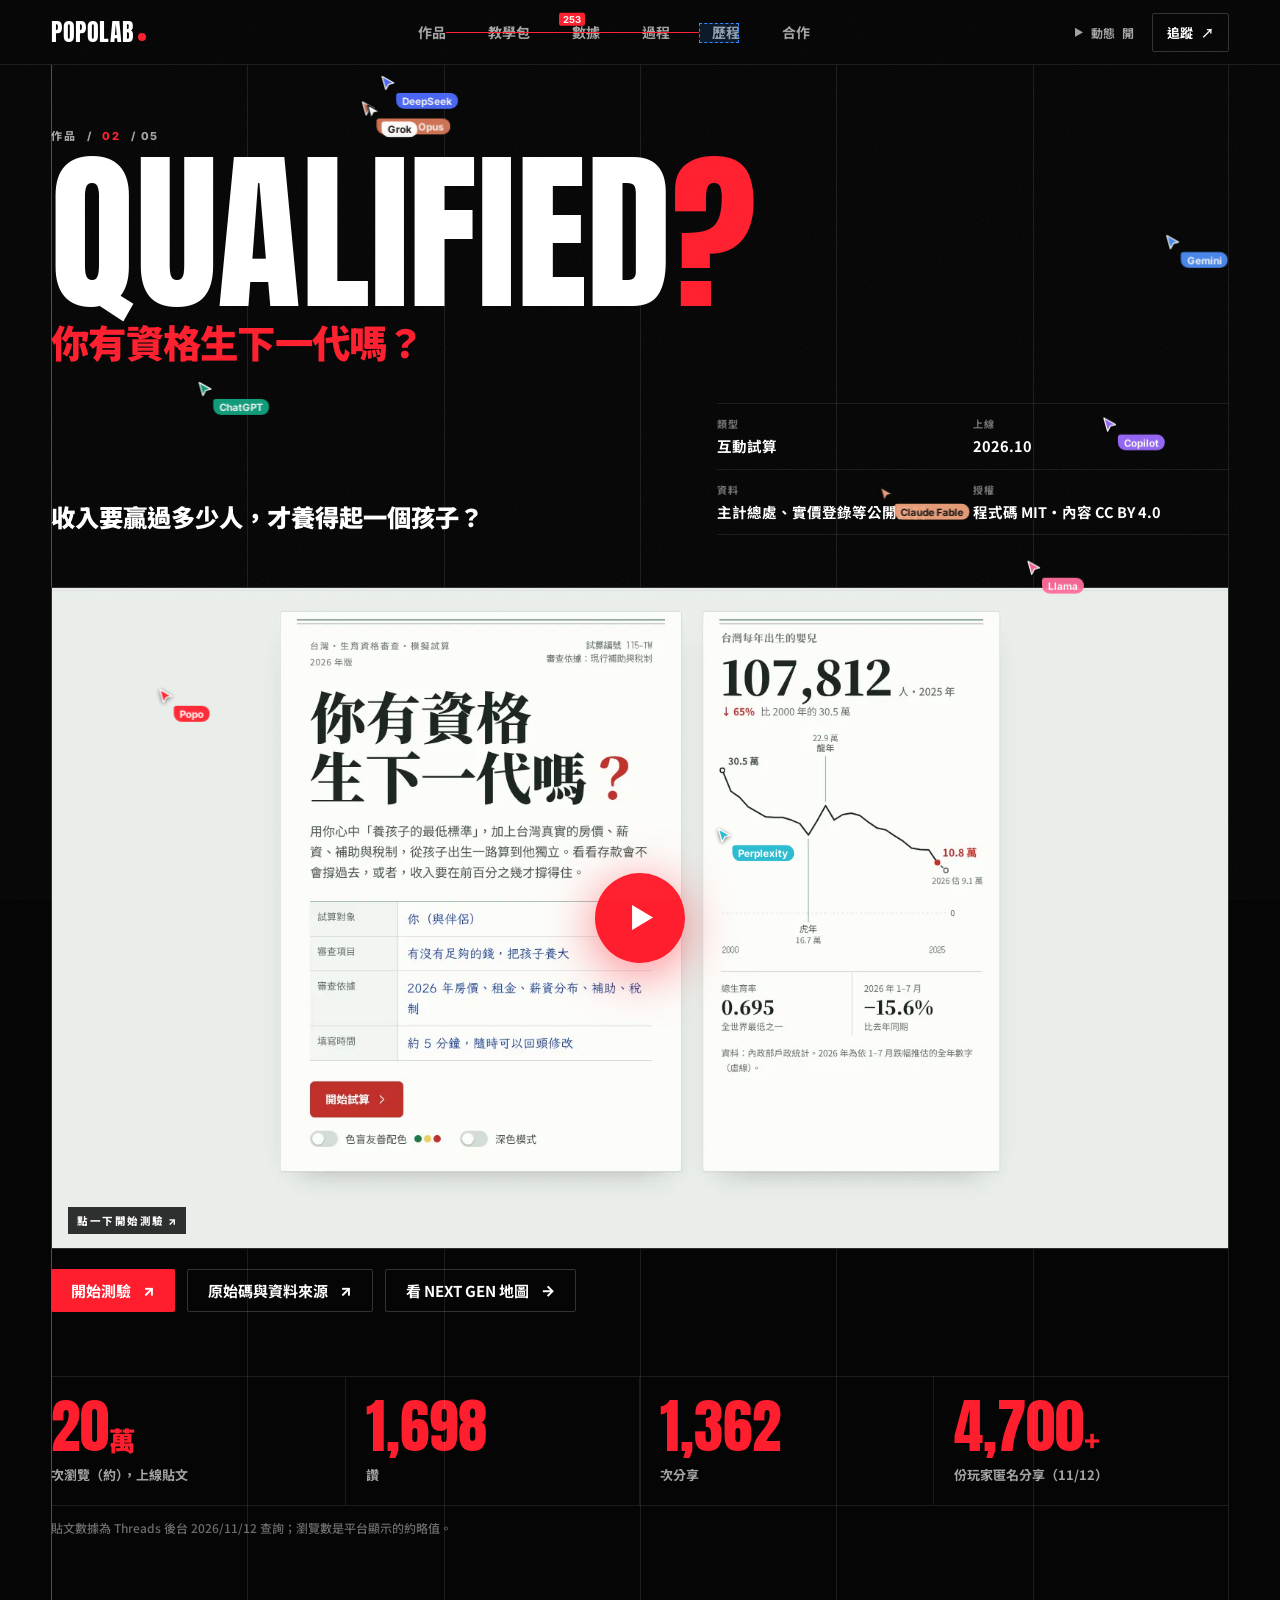
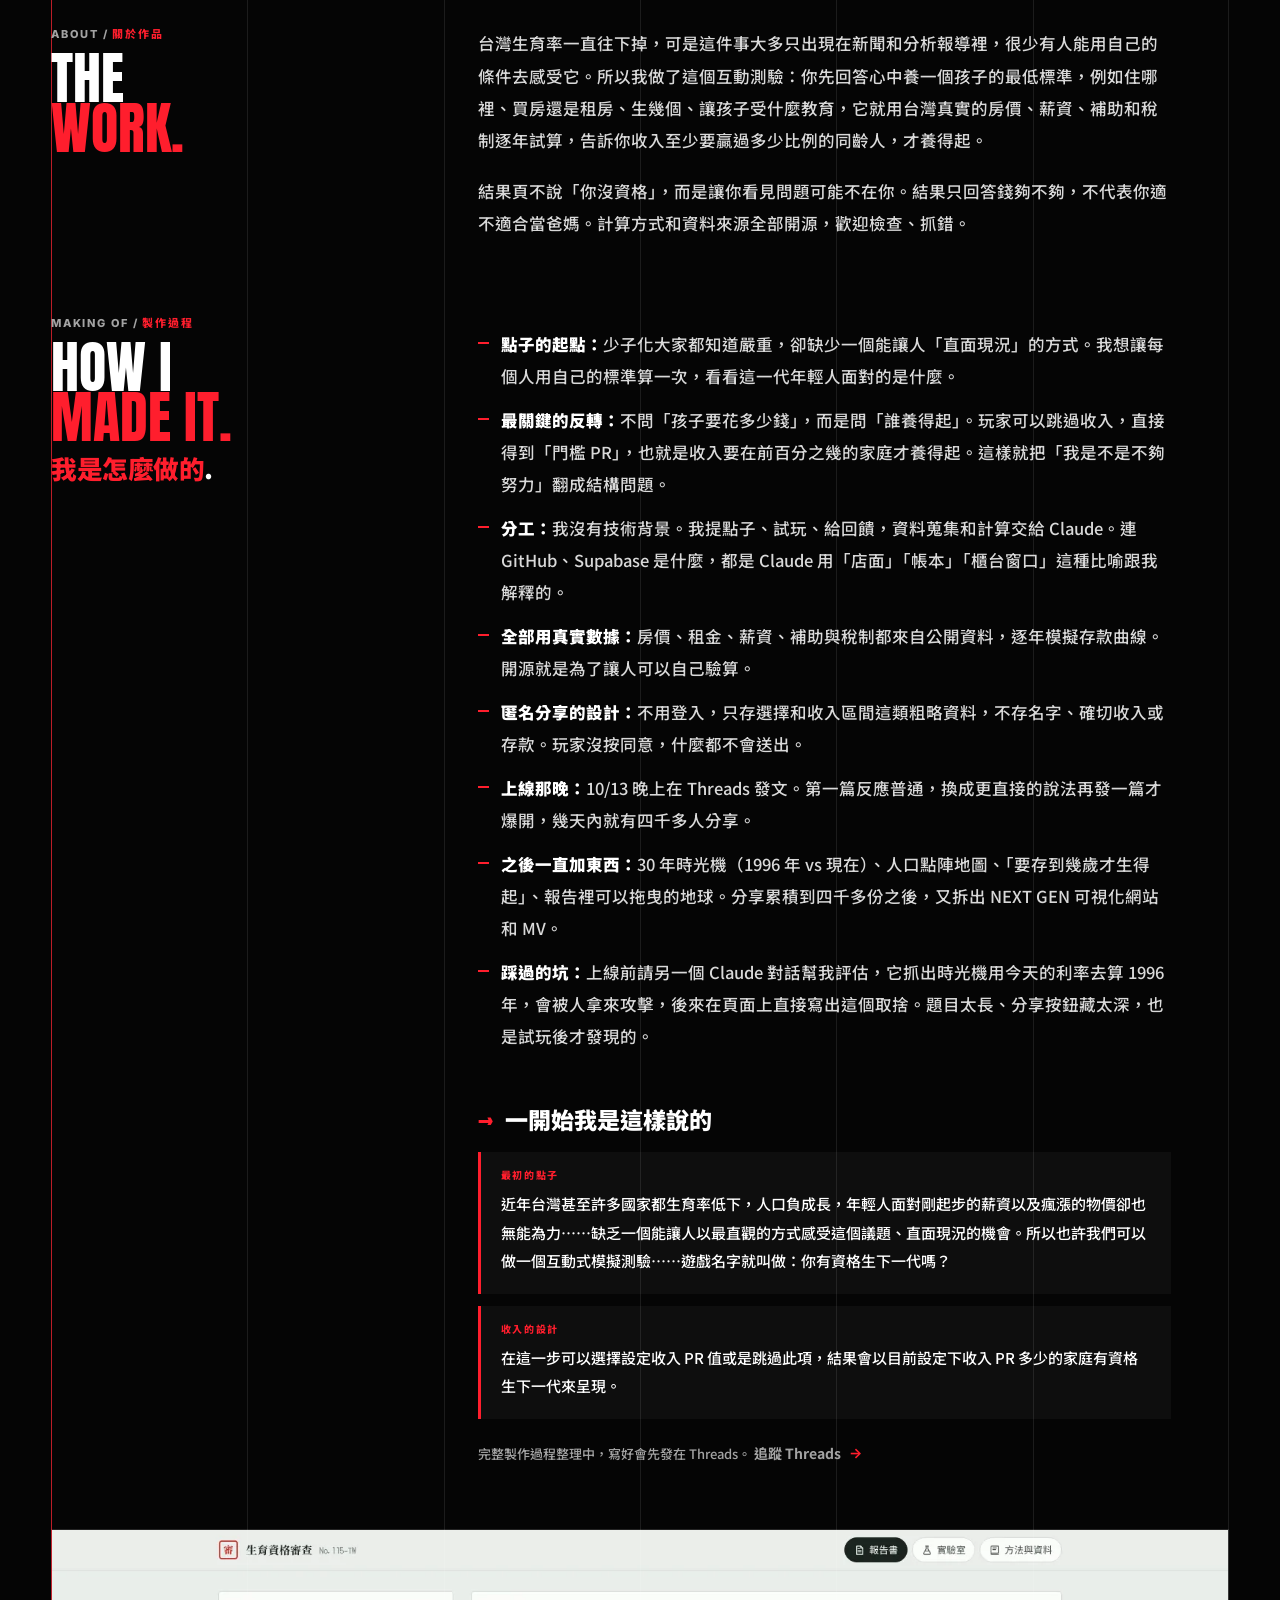
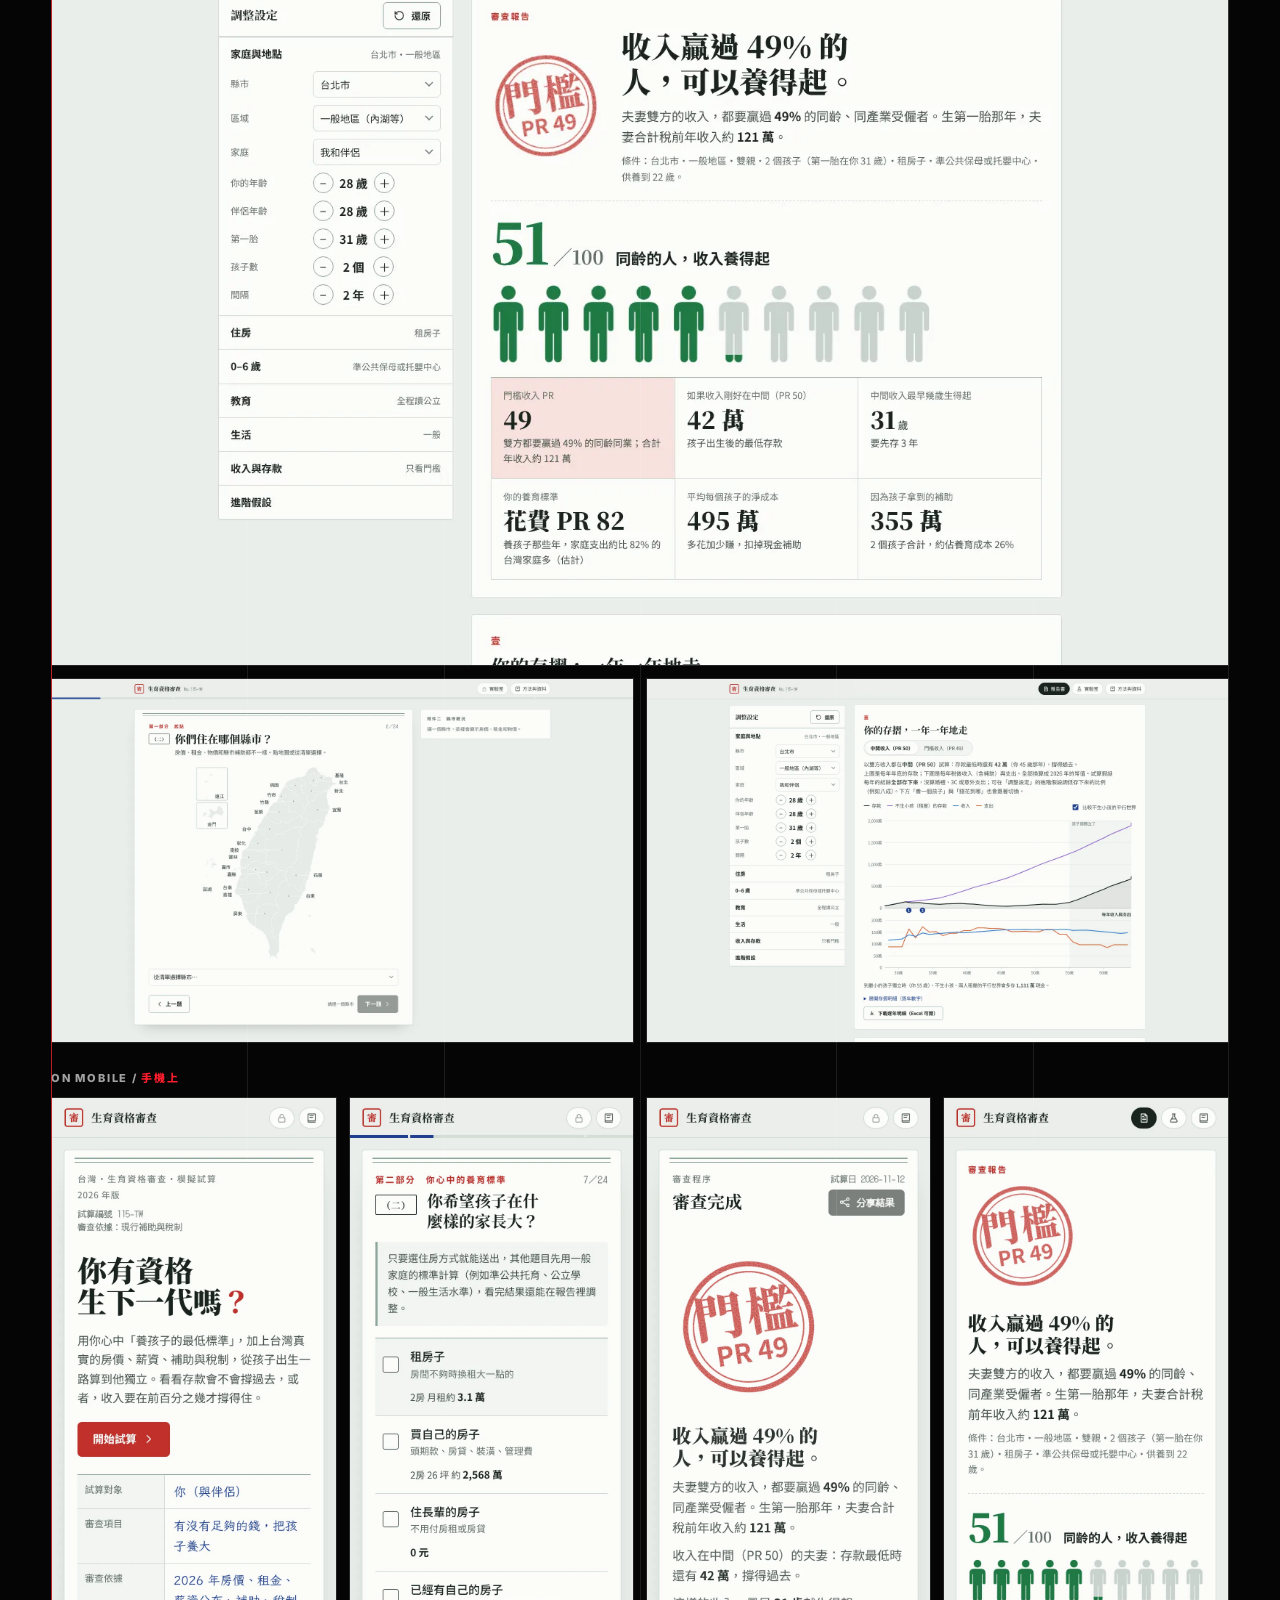
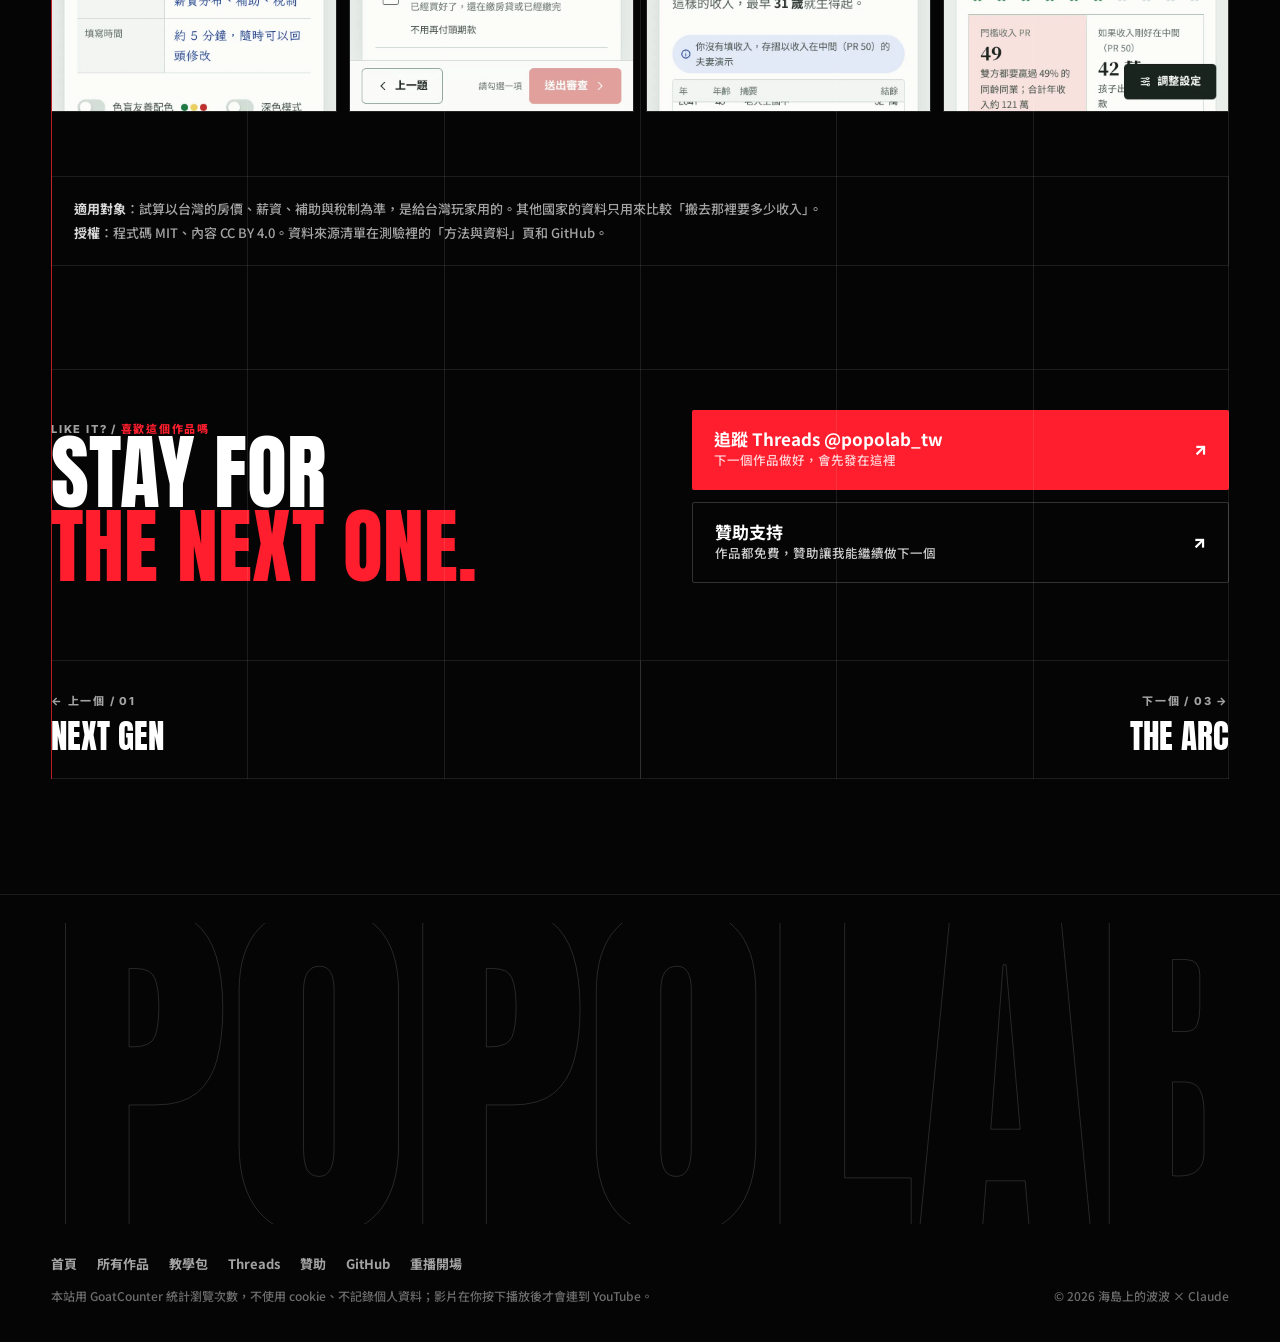
<file: works/fertility-test/index.html>
<!doctype html>
<html lang="zh-Hant">
<head>
<meta charset="utf-8">
<meta name="viewport" content="width=device-width, initial-scale=1, viewport-fit=cover">
<title>你有資格生下一代嗎？｜海島上的波波</title>
<meta name="description" content="用你心中養孩子的標準，加上台灣真實的房價、薪資、補助與稅制，算算收入要贏過多少人才養得起。程式碼與資料開源。">
<link rel="canonical" href="https://popolab-tw.github.io/works/fertility-test/">
<meta name="theme-color" content="#050505">
<meta property="og:type" content="article">
<meta property="og:site_name" content="海島上的波波 POPOLAB">
<meta property="og:title" content="你有資格生下一代嗎？｜海島上的波波">
<meta property="og:description" content="用你心中養孩子的標準，加上台灣真實的房價、薪資、補助與稅制，算算收入要贏過多少人才養得起。程式碼與資料開源。">
<meta property="og:url" content="https://popolab-tw.github.io/works/fertility-test/">
<meta property="og:image" content="https://popolab-tw.github.io/assets/img/og-fertility-test.jpg">
<meta property="og:image:width" content="1200">
<meta property="og:image:height" content="630">
<meta name="twitter:card" content="summary_large_image">
<link rel="icon" href="/favicon.png" type="image/png">
<link rel="apple-touch-icon" href="/apple-touch-icon.png">
<link rel="preconnect" href="https://fonts.googleapis.com">
<link rel="preconnect" href="https://fonts.gstatic.com" crossorigin>
<link rel="stylesheet" href="https://fonts.googleapis.com/css2?family=Anton&family=Caveat:wght@600&family=Inter:wght@500;700;800&family=Noto+Sans+TC:wght@500;700;900&display=swap">
<link rel="stylesheet" href="/assets/css/site.css?v=138cfcc7">
<script>
(function(){try{var d=document.documentElement,r=matchMedia('(prefers-reduced-motion: reduce)').matches,m=localStorage.getItem('popolab-motion'),i=localStorage.getItem('popolab-intro');if(!r&&m!=='off'&&i!=='off'&&!location.hash){d.classList.add('swarm-pending');setTimeout(function(){if(!window.POPOLAB_SWARM_STARTED)d.classList.remove('swarm-pending')},3500)}}catch(e){}})();
</script>
<script src="/assets/js/site.js?v=8811f9b0" defer></script>
<script src="/assets/js/swarm.js?v=ccde3b0c" defer></script>
<script data-goatcounter="https://popolab.goatcounter.com/count" async src="https://gc.zgo.at/count.js"></script>
</head>
<body>
<div class="grain" aria-hidden="true"></div>
<header class="site-header">
  <div class="bar">
    <a class="logo" href="/" aria-label="POPOLAB 首頁" data-build>POPOLAB<span class="dot"></span></a>
    <nav class="nav" aria-label="主選單" data-build>
      <a href="/#work">作品</a><a href="/#packs">教學包</a><a href="/#numbers">數據</a><a href="/#craft">過程</a><a href="/#journey">歷程</a><a href="/#contact">合作</a>
    </nav>
    <div class="hd-right" data-build>
      <button class="motion-toggle" type="button" aria-pressed="true" title="開關動態效果"><span class="ic">▶</span><span class="tx">動態</span><span class="st">開</span></button>
      <a class="hd-cta" href="https://www.threads.com/@popolab_tw" target="_blank" rel="noopener"><span class="tx">追蹤</span> ↗</a>
    </div>
  </div>
</header>

<main class="page">
  <div class="guides" aria-hidden="true"><span></span><span></span><span></span><span></span><span></span><span></span></div>

  <section class="w-hero">
    <div class="crumbs label" data-build><a href="/#work">作品</a><span>/</span><b>02</b><span>/ 05</span></div>
    <h1 class="w-title" data-build="mega">Qualified<span class="r">?</span></h1>
    <p class="w-sub" data-build="type">你有資格生下一代嗎？</p>
    <div class="w-intro">
      <p class="w-hook" data-build>收入要贏過多少人，才養得起一個孩子？</p>
      <dl class="w-meta" data-build><div><dt>類型</dt><dd>互動試算</dd></div><div><dt>上線</dt><dd>2026.10</dd></div><div><dt>資料</dt><dd>主計總處、實價登錄等公開資料</dd></div><div><dt>授權</dt><dd>程式碼 MIT・內容 CC BY 4.0</dd></div></dl>
    </div>
  </section>

  <section class="w-media" aria-label="作品本體" data-build>
    <div class="media-frame" id="play"><a class="media-link" href="https://popolab-tw.github.io/next-gen/" target="_blank" rel="noopener" aria-label="點一下開始測驗（另開新頁）">
      <img src="/assets/works/fertility-test/cover.webp" alt="你有資格生下一代嗎？ 畫面" width="1600" height="1000">
      <span class="big-play" aria-hidden="true"><svg viewBox="0 0 10 12"><path d="M0 0l10 6-10 6z"/></svg></span>
      <span class="media-cap">點一下開始測驗 ↗</span></a></div>
    <div class="w-actions">
      <a class="btn btn-red" href="https://popolab-tw.github.io/next-gen/" target="_blank" rel="noopener">開始測驗 <span class="arr">↗</span></a>
      <a class="btn btn-line" href="https://github.com/popolab-tw/next-gen" target="_blank" rel="noopener">原始碼與資料來源 <span class="arr">↗</span></a>
      <a class="btn btn-line" href="/works/next-gen/">看 NEXT GEN 地圖 <span class="arr">→</span></a>
    </div>
  </section>
  

  <div class="w-stats rv-up"><div class="w-stat"><div class="n">20<small>萬</small></div><p class="t">次瀏覽（約），上線貼文</p></div><div class="w-stat"><div class="n">1,698<small></small></div><p class="t">讚</p></div><div class="w-stat"><div class="n">1,362<small></small></div><p class="t">次分享</p></div><div class="w-stat"><div class="n">4,700<small>+</small></div><p class="t">份玩家匿名分享（11/12）</p></div></div><p class="foot-note w-note">貼文數據為 Threads 後台 2026/11/12 查詢；瀏覽數是平台顯示的約略值。</p>

  <section class="w-body">
    <div class="w-aside rv-up"><div class="sticky"><p class="label">About / <b>關於作品</b></p><h2>The<br><span class="r">work.</span></h2></div></div>
    <div class="prose rv-up"><p>台灣生育率一直往下掉，可是這件事大多只出現在新聞和分析報導裡，很少有人能用自己的條件去感受它。所以我做了這個互動測驗：你先回答心中養一個孩子的最低標準，例如住哪裡、買房還是租房、生幾個、讓孩子受什麼教育，它就用台灣真實的房價、薪資、補助和稅制逐年試算，告訴你收入至少要贏過多少比例的同齡人，才養得起。</p>
<p>結果頁不說「你沒資格」，而是讓你看見問題可能不在你。結果只回答錢夠不夠，不代表你適不適合當爸媽。計算方式和資料來源全部開源，歡迎檢查、抓錯。</p></div>
  </section>

  <section class="w-body" id="making">
    <div class="w-aside rv-up"><div class="sticky"><p class="label">Making of / <b>製作過程</b></p><h2>How I<br><span class="r">made it.</span></h2><span class="h-zh">我是怎麼做的<i>.</i></span></div></div>
    <div class="prose rv-up"><ul class="dash">
<li><strong>點子的起點：</strong>少子化大家都知道嚴重，卻缺少一個能讓人「直面現況」的方式。我想讓每個人用自己的標準算一次，看看這一代年輕人面對的是什麼。</li>
<li><strong>最關鍵的反轉：</strong>不問「孩子要花多少錢」，而是問「誰養得起」。玩家可以跳過收入，直接得到「門檻 PR」，也就是收入要在前百分之幾的家庭才養得起。這樣就把「我是不是不夠努力」翻成結構問題。</li>
<li><strong>分工：</strong>我沒有技術背景。我提點子、試玩、給回饋，資料蒐集和計算交給 Claude。連 GitHub、Supabase 是什麼，都是 Claude 用「店面」「帳本」「櫃台窗口」這種比喻跟我解釋的。</li>
<li><strong>全部用真實數據：</strong>房價、租金、薪資、補助與稅制都來自公開資料，逐年模擬存款曲線。開源就是為了讓人可以自己驗算。</li>
<li><strong>匿名分享的設計：</strong>不用登入，只存選擇和收入區間這類粗略資料，不存名字、確切收入或存款。玩家沒按同意，什麼都不會送出。</li>
<li><strong>上線那晚：</strong>10/13 晚上在 Threads 發文。第一篇反應普通，換成更直接的說法再發一篇才爆開，幾天內就有四千多人分享。</li>
<li><strong>之後一直加東西：</strong>30 年時光機（1996 年 vs 現在）、人口點陣地圖、「要存到幾歲才生得起」、報告裡可以拖曳的地球。分享累積到四千多份之後，又拆出 NEXT GEN 可視化網站和 MV。</li>
<li><strong>踩過的坑：</strong>上線前請另一個 Claude 對話幫我評估，它抓出時光機用今天的利率去算 1996 年，會被人拿來攻擊，後來在頁面上直接寫出這個取捨。題目太長、分享按鈕藏太深，也是試玩後才發現的。</li>
</ul>
<h3><span class="hn">→</span>一開始我是這樣說的</h3>
<div class="prompt"><span class="pl">最初的點子</span>近年台灣甚至許多國家都生育率低下，人口負成長，年輕人面對剛起步的薪資以及瘋漲的物價卻也無能為力……缺乏一個能讓人以最直觀的方式感受這個議題、直面現況的機會。所以也許我們可以做一個互動式模擬測驗……遊戲名字就叫做：你有資格生下一代嗎？</div>
<div class="prompt"><span class="pl">收入的設計</span>在這一步可以選擇設定收入 PR 值或是跳過此項，結果會以目前設定下收入 PR 多少的家庭有資格生下一代來呈現。</div><p class="small" style="margin-top:24px">完整製作過程整理中，寫好會先發在 Threads。 <a class="link" href="https://www.threads.com/@popolab_tw" target="_blank" rel="noopener">追蹤 Threads <b>→</b></a></p></div>
  </section>

  

  <div class="gallery rv-up"><figure class="wide"><img src="/assets/works/fertility-test/shot-01.webp" alt="你有資格生下一代嗎？ 畫面 1" width="1600" height="1000" loading="lazy"></figure><figure><img src="/assets/works/fertility-test/shot-02.webp" alt="你有資格生下一代嗎？ 畫面 2" width="1600" height="1000" loading="lazy"></figure><figure><img src="/assets/works/fertility-test/shot-03.webp" alt="你有資格生下一代嗎？ 畫面 3" width="1600" height="1000" loading="lazy"></figure></div><p class="label" style="margin-top:28px">On mobile / <b>手機上</b></p><div class="gallery gallery-m rv-up"><figure><img src="/assets/works/fertility-test/shot-m-01.webp" alt="你有資格生下一代嗎？ 手機畫面 1" width="780" height="1688" loading="lazy"></figure><figure><img src="/assets/works/fertility-test/shot-m-02.webp" alt="你有資格生下一代嗎？ 手機畫面 2" width="780" height="1688" loading="lazy"></figure><figure><img src="/assets/works/fertility-test/shot-m-03.webp" alt="你有資格生下一代嗎？ 手機畫面 3" width="780" height="1688" loading="lazy"></figure><figure><img src="/assets/works/fertility-test/shot-m-04.webp" alt="你有資格生下一代嗎？ 手機畫面 4" width="780" height="1688" loading="lazy"></figure></div>

  <div class="credits rv-up"><b>適用對象</b>：試算以台灣的房價、薪資、補助與稅制為準，是給台灣玩家用的。其他國家的資料只用來比較「搬去那裡要多少收入」。<br>
<b>授權</b>：程式碼 MIT、內容 CC BY 4.0。資料來源清單在測驗裡的「方法與資料」頁和 GitHub。</div>

  <section class="end-cta rv-up" aria-label="追蹤與贊助">
    <div>
      <p class="label">Like it? / <b>喜歡這個作品嗎</b></p>
      <h2>Stay for<br><span class="r">the next one.</span></h2>
    </div>
    <div class="end-btns">
      <a class="btn btn-red" href="https://www.threads.com/@popolab_tw" target="_blank" rel="noopener"><span>追蹤 Threads @popolab_tw<small>下一個作品做好，會先發在這裡</small></span><span class="arr">↗</span></a>
      <a class="btn btn-line" href="https://portaly.cc/popolab_tw/support?utm_source=popolab-site&amp;utm_medium=work-fertility-test" target="_blank" rel="noopener"><span>贊助支持<small>作品都免費，贊助讓我能繼續做下一個</small></span><span class="arr">↗</span></a>
    </div>
  </section>

  <nav class="pager" aria-label="其他作品">
    <a href="/works/next-gen/"><span class="label">← 上一個 / 01</span><p class="pt">NEXT GEN</p></a>
    <a href="/works/the-arc/"><span class="label">下一個 / 03 →</span><p class="pt">THE ARC</p></a>
  </nav>
</main>

<footer class="site-footer">
  <div class="ft">
    <p class="ft-mega" aria-hidden="true">POPOLAB</p>
    <div>
      <div class="ft-links">
        <a href="/">首頁</a><a href="/#work">所有作品</a><a href="/packs/next-gen-mv/">教學包</a><a href="https://www.threads.com/@popolab_tw" target="_blank" rel="noopener">Threads</a><a href="https://portaly.cc/popolab_tw/support?utm_source=popolab-site&amp;utm_medium=footer" target="_blank" rel="noopener">贊助</a><a href="https://github.com/popolab-tw" target="_blank" rel="noopener">GitHub</a><button type="button" data-replay>重播開場</button>
      </div>
      <p class="ft-copy" style="margin-top:12px">本站用 GoatCounter 統計瀏覽次數，不使用 cookie、不記錄個人資料；影片在你按下播放後才會連到 YouTube。</p>
    </div>
    <p class="ft-copy">© <span data-year>2026</span> 海島上的波波 × Claude</p>
  </div>
</footer>
</body>
</html>
</file>
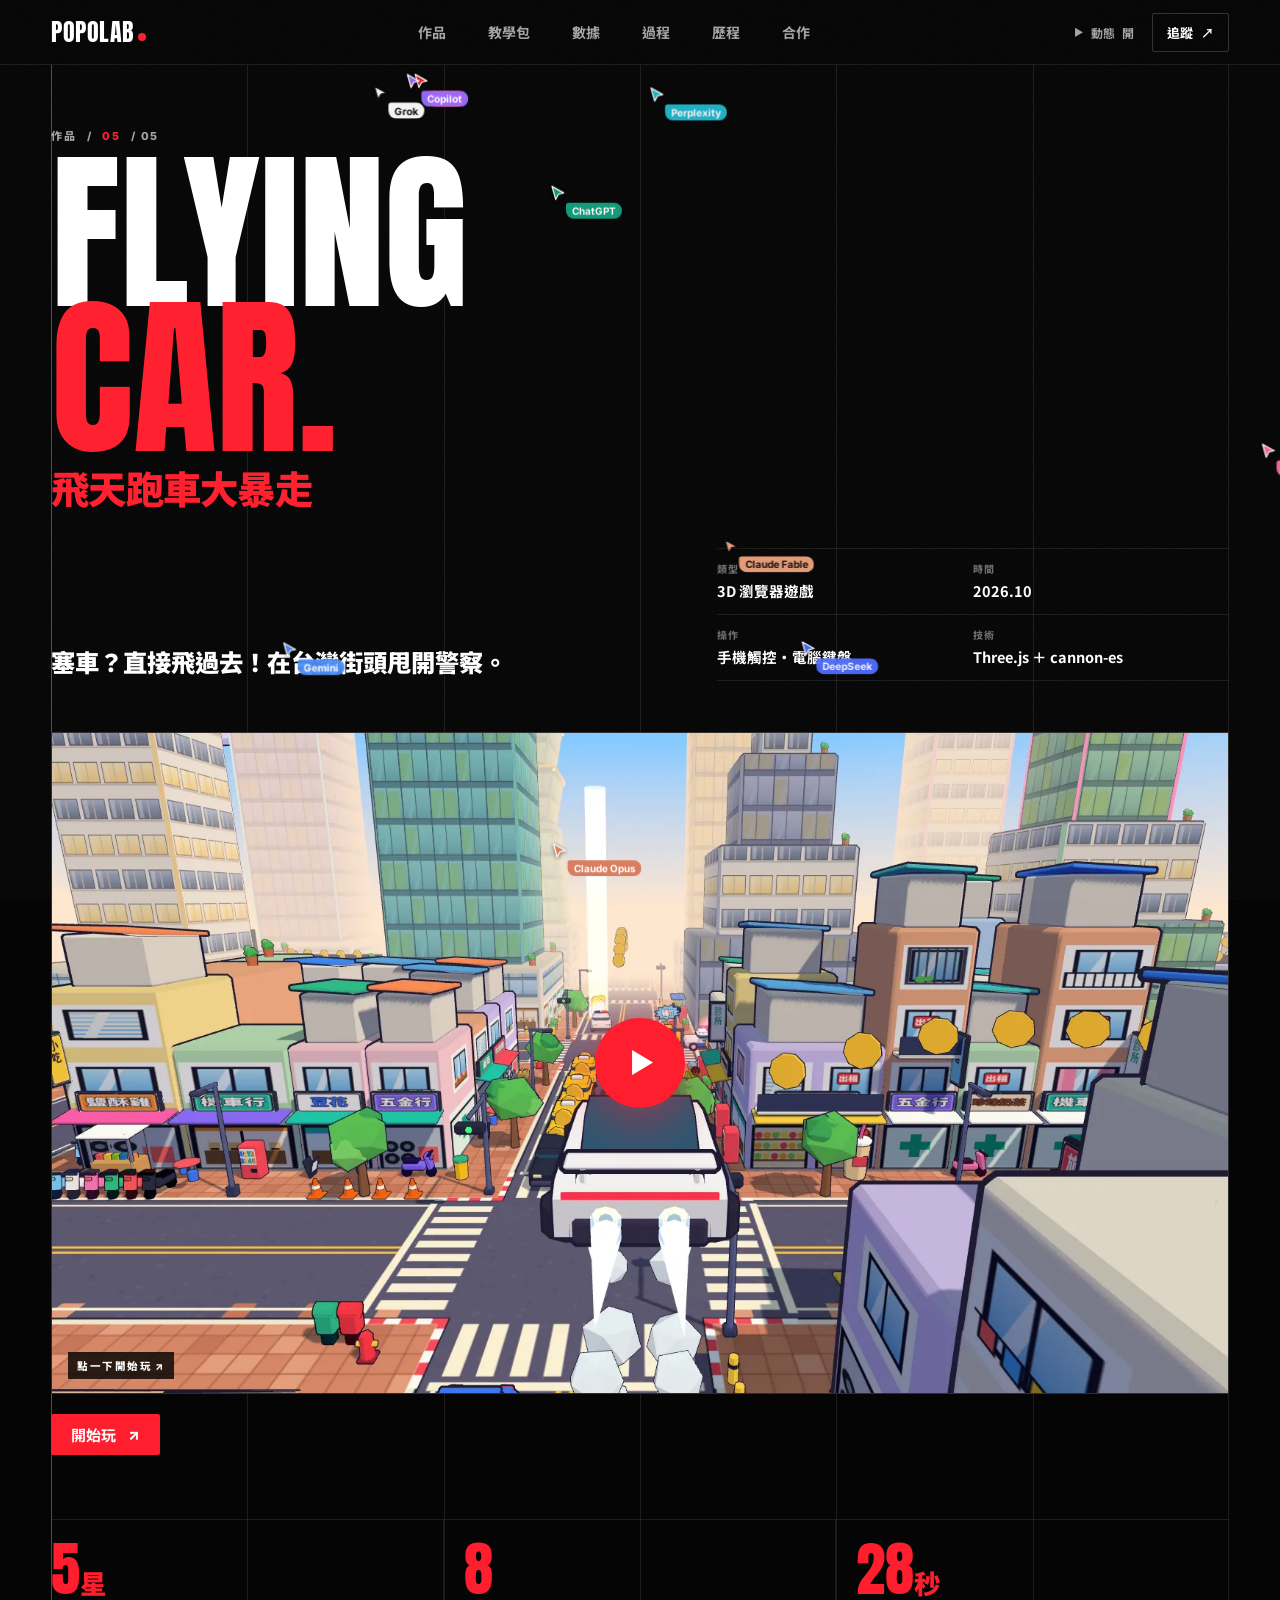
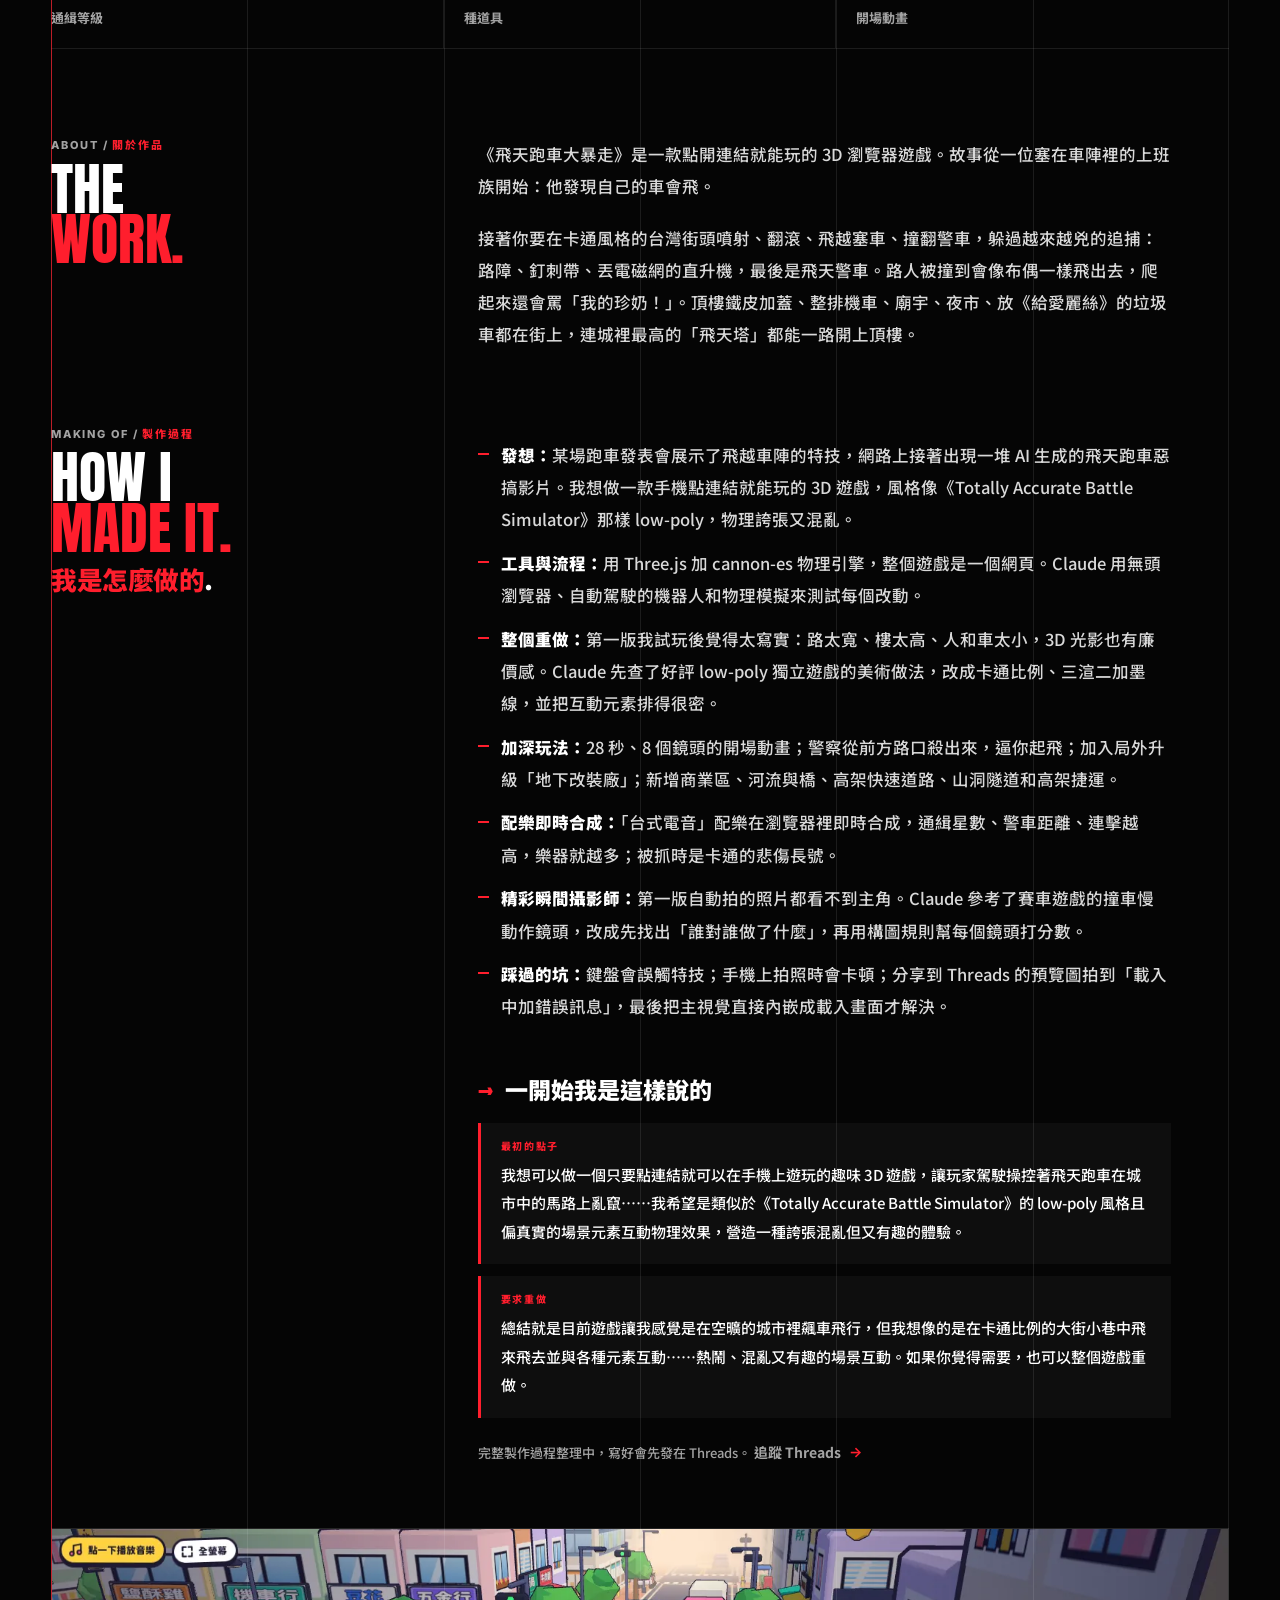
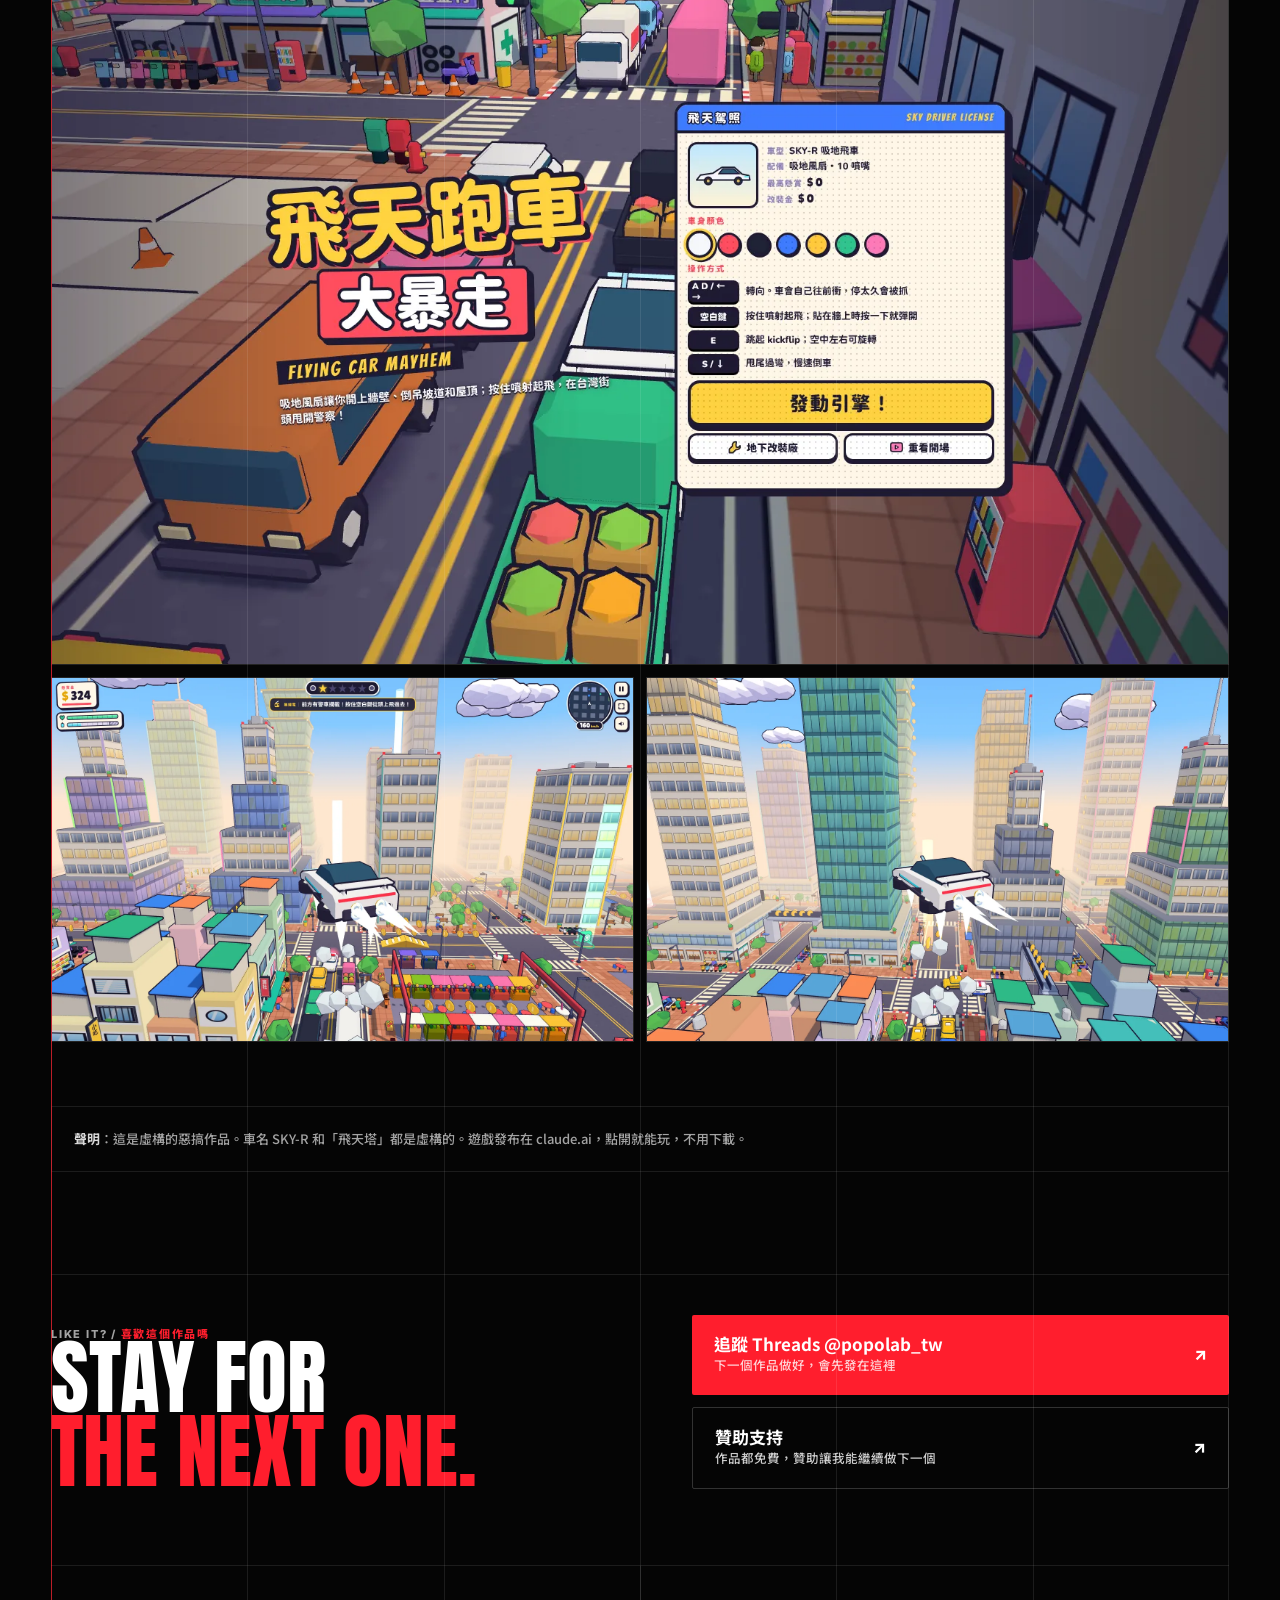
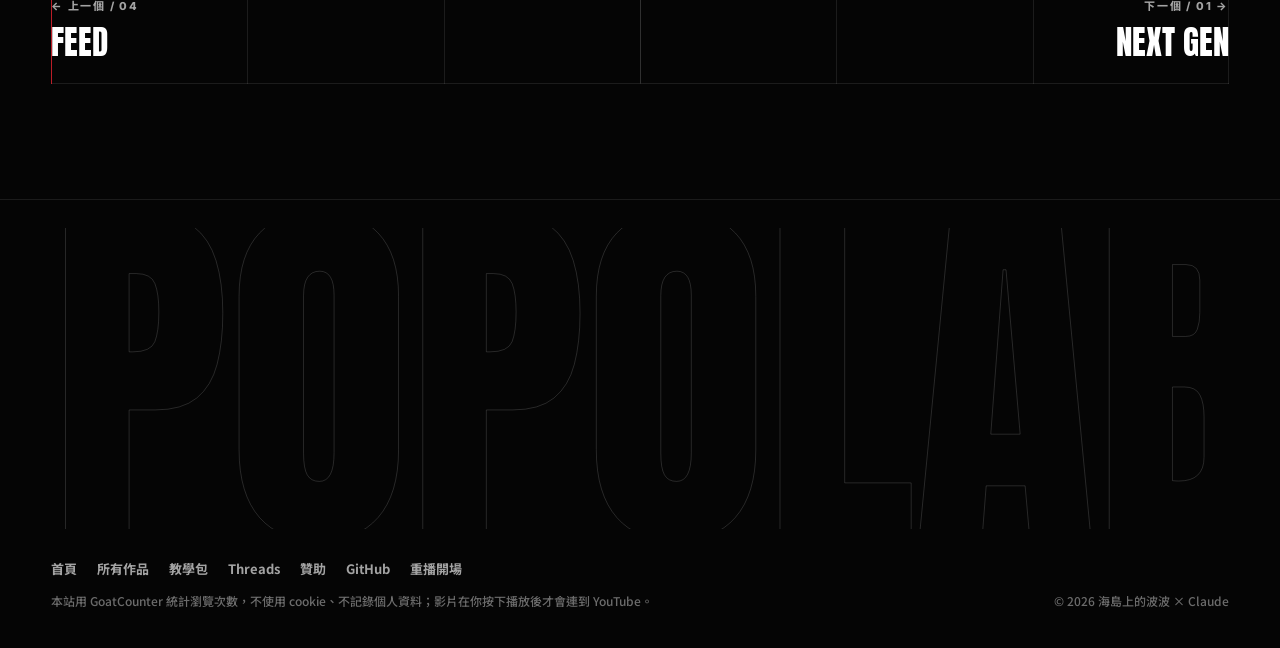
<file: works/flying-car/index.html>
<!doctype html>
<html lang="zh-Hant">
<head>
<meta charset="utf-8">
<meta name="viewport" content="width=device-width, initial-scale=1, viewport-fit=cover">
<title>飛天跑車大暴走｜海島上的波波</title>
<meta name="description" content="點開連結就能玩的 3D 遊戲：在卡通風格的台灣街頭噴射、翻滾、飛越塞車，甩開越來越兇的追捕。">
<link rel="canonical" href="https://popolab-tw.github.io/works/flying-car/">
<meta name="theme-color" content="#050505">
<meta property="og:type" content="article">
<meta property="og:site_name" content="海島上的波波 POPOLAB">
<meta property="og:title" content="飛天跑車大暴走｜海島上的波波">
<meta property="og:description" content="點開連結就能玩的 3D 遊戲：在卡通風格的台灣街頭噴射、翻滾、飛越塞車，甩開越來越兇的追捕。">
<meta property="og:url" content="https://popolab-tw.github.io/works/flying-car/">
<meta property="og:image" content="https://popolab-tw.github.io/assets/img/og-flying-car.jpg">
<meta property="og:image:width" content="1200">
<meta property="og:image:height" content="630">
<meta name="twitter:card" content="summary_large_image">
<link rel="icon" href="/favicon.png" type="image/png">
<link rel="apple-touch-icon" href="/apple-touch-icon.png">
<link rel="preconnect" href="https://fonts.googleapis.com">
<link rel="preconnect" href="https://fonts.gstatic.com" crossorigin>
<link rel="stylesheet" href="https://fonts.googleapis.com/css2?family=Anton&family=Caveat:wght@600&family=Inter:wght@500;700;800&family=Noto+Sans+TC:wght@500;700;900&display=swap">
<link rel="stylesheet" href="/assets/css/site.css?v=138cfcc7">
<script>
(function(){try{var d=document.documentElement,r=matchMedia('(prefers-reduced-motion: reduce)').matches,m=localStorage.getItem('popolab-motion'),i=localStorage.getItem('popolab-intro');if(!r&&m!=='off'&&i!=='off'&&!location.hash){d.classList.add('swarm-pending');setTimeout(function(){if(!window.POPOLAB_SWARM_STARTED)d.classList.remove('swarm-pending')},3500)}}catch(e){}})();
</script>
<script src="/assets/js/site.js?v=8811f9b0" defer></script>
<script src="/assets/js/swarm.js?v=ccde3b0c" defer></script>
<script data-goatcounter="https://popolab.goatcounter.com/count" async src="https://gc.zgo.at/count.js"></script>
</head>
<body>
<div class="grain" aria-hidden="true"></div>
<header class="site-header">
  <div class="bar">
    <a class="logo" href="/" aria-label="POPOLAB 首頁" data-build>POPOLAB<span class="dot"></span></a>
    <nav class="nav" aria-label="主選單" data-build>
      <a href="/#work">作品</a><a href="/#packs">教學包</a><a href="/#numbers">數據</a><a href="/#craft">過程</a><a href="/#journey">歷程</a><a href="/#contact">合作</a>
    </nav>
    <div class="hd-right" data-build>
      <button class="motion-toggle" type="button" aria-pressed="true" title="開關動態效果"><span class="ic">▶</span><span class="tx">動態</span><span class="st">開</span></button>
      <a class="hd-cta" href="https://www.threads.com/@popolab_tw" target="_blank" rel="noopener"><span class="tx">追蹤</span> ↗</a>
    </div>
  </div>
</header>

<main class="page">
  <div class="guides" aria-hidden="true"><span></span><span></span><span></span><span></span><span></span><span></span></div>

  <section class="w-hero">
    <div class="crumbs label" data-build><a href="/#work">作品</a><span>/</span><b>05</b><span>/ 05</span></div>
    <h1 class="w-title" data-build="mega">Flying<br><span class="r">car.</span></h1>
    <p class="w-sub" data-build="type">飛天跑車大暴走</p>
    <div class="w-intro">
      <p class="w-hook" data-build>塞車？直接飛過去！在台灣街頭甩開警察。</p>
      <dl class="w-meta" data-build><div><dt>類型</dt><dd>3D 瀏覽器遊戲</dd></div><div><dt>時間</dt><dd>2026.10</dd></div><div><dt>操作</dt><dd>手機觸控・電腦鍵盤</dd></div><div><dt>技術</dt><dd>Three.js ＋ cannon-es</dd></div></dl>
    </div>
  </section>

  <section class="w-media" aria-label="作品本體" data-build>
    <div class="media-frame" id="play"><a class="media-link" href="https://claude.ai/artifact/X5AZt1ekR1ULdp3bUrYaav" target="_blank" rel="noopener" aria-label="點一下開始玩（另開新頁）">
      <img src="/assets/works/flying-car/cover.webp" alt="飛天跑車大暴走 畫面" width="1600" height="1000">
      <span class="big-play" aria-hidden="true"><svg viewBox="0 0 10 12"><path d="M0 0l10 6-10 6z"/></svg></span>
      <span class="media-cap">點一下開始玩 ↗</span></a></div>
    <div class="w-actions">
      <a class="btn btn-red" href="https://claude.ai/artifact/X5AZt1ekR1ULdp3bUrYaav" target="_blank" rel="noopener">開始玩 <span class="arr">↗</span></a>
    </div>
  </section>
  

  <div class="w-stats rv-up"><div class="w-stat"><div class="n">5<small>星</small></div><p class="t">通緝等級</p></div><div class="w-stat"><div class="n">8<small></small></div><p class="t">種道具</p></div><div class="w-stat"><div class="n">28<small>秒</small></div><p class="t">開場動畫</p></div></div>

  <section class="w-body">
    <div class="w-aside rv-up"><div class="sticky"><p class="label">About / <b>關於作品</b></p><h2>The<br><span class="r">work.</span></h2></div></div>
    <div class="prose rv-up"><p>《飛天跑車大暴走》是一款點開連結就能玩的 3D 瀏覽器遊戲。故事從一位塞在車陣裡的上班族開始：他發現自己的車會飛。</p>
<p>接著你要在卡通風格的台灣街頭噴射、翻滾、飛越塞車、撞翻警車，躲過越來越兇的追捕：路障、釘刺帶、丟電磁網的直升機，最後是飛天警車。路人被撞到會像布偶一樣飛出去，爬起來還會罵「我的珍奶！」。頂樓鐵皮加蓋、整排機車、廟宇、夜市、放《給愛麗絲》的垃圾車都在街上，連城裡最高的「飛天塔」都能一路開上頂樓。</p></div>
  </section>

  <section class="w-body" id="making">
    <div class="w-aside rv-up"><div class="sticky"><p class="label">Making of / <b>製作過程</b></p><h2>How I<br><span class="r">made it.</span></h2><span class="h-zh">我是怎麼做的<i>.</i></span></div></div>
    <div class="prose rv-up"><ul class="dash">
<li><strong>發想：</strong>某場跑車發表會展示了飛越車陣的特技，網路上接著出現一堆 AI 生成的飛天跑車惡搞影片。我想做一款手機點連結就能玩的 3D 遊戲，風格像《Totally Accurate Battle Simulator》那樣 low-poly，物理誇張又混亂。</li>
<li><strong>工具與流程：</strong>用 Three.js 加 cannon-es 物理引擎，整個遊戲是一個網頁。Claude 用無頭瀏覽器、自動駕駛的機器人和物理模擬來測試每個改動。</li>
<li><strong>整個重做：</strong>第一版我試玩後覺得太寫實：路太寬、樓太高、人和車太小，3D 光影也有廉價感。Claude 先查了好評 low-poly 獨立遊戲的美術做法，改成卡通比例、三渲二加墨線，並把互動元素排得很密。</li>
<li><strong>加深玩法：</strong>28 秒、8 個鏡頭的開場動畫；警察從前方路口殺出來，逼你起飛；加入局外升級「地下改裝廠」；新增商業區、河流與橋、高架快速道路、山洞隧道和高架捷運。</li>
<li><strong>配樂即時合成：</strong>「台式電音」配樂在瀏覽器裡即時合成，通緝星數、警車距離、連擊越高，樂器就越多；被抓時是卡通的悲傷長號。</li>
<li><strong>精彩瞬間攝影師：</strong>第一版自動拍的照片都看不到主角。Claude 參考了賽車遊戲的撞車慢動作鏡頭，改成先找出「誰對誰做了什麼」，再用構圖規則幫每個鏡頭打分數。</li>
<li><strong>踩過的坑：</strong>鍵盤會誤觸特技；手機上拍照時會卡頓；分享到 Threads 的預覽圖拍到「載入中加錯誤訊息」，最後把主視覺直接內嵌成載入畫面才解決。</li>
</ul>
<h3><span class="hn">→</span>一開始我是這樣說的</h3>
<div class="prompt"><span class="pl">最初的點子</span>我想可以做一個只要點連結就可以在手機上遊玩的趣味 3D 遊戲，讓玩家駕駛操控著飛天跑車在城市中的馬路上亂竄……我希望是類似於《Totally Accurate Battle Simulator》的 low-poly 風格且偏真實的場景元素互動物理效果，營造一種誇張混亂但又有趣的體驗。</div>
<div class="prompt"><span class="pl">要求重做</span>總結就是目前遊戲讓我感覺是在空曠的城市裡飆車飛行，但我想像的是在卡通比例的大街小巷中飛來飛去並與各種元素互動……熱鬧、混亂又有趣的場景互動。如果你覺得需要，也可以整個遊戲重做。</div><p class="small" style="margin-top:24px">完整製作過程整理中，寫好會先發在 Threads。 <a class="link" href="https://www.threads.com/@popolab_tw" target="_blank" rel="noopener">追蹤 Threads <b>→</b></a></p></div>
  </section>

  

  <div class="gallery rv-up"><figure class="wide"><img src="/assets/works/flying-car/shot-01.webp" alt="飛天跑車大暴走 畫面 1" width="1600" height="1000" loading="lazy"></figure><figure><img src="/assets/works/flying-car/shot-02.webp" alt="飛天跑車大暴走 畫面 2" width="1600" height="1000" loading="lazy"></figure><figure><img src="/assets/works/flying-car/shot-03.webp" alt="飛天跑車大暴走 畫面 3" width="1600" height="1000" loading="lazy"></figure></div>

  <div class="credits rv-up"><b>聲明</b>：這是虛構的惡搞作品。車名 SKY-R 和「飛天塔」都是虛構的。遊戲發布在 claude.ai，點開就能玩，不用下載。</div>

  <section class="end-cta rv-up" aria-label="追蹤與贊助">
    <div>
      <p class="label">Like it? / <b>喜歡這個作品嗎</b></p>
      <h2>Stay for<br><span class="r">the next one.</span></h2>
    </div>
    <div class="end-btns">
      <a class="btn btn-red" href="https://www.threads.com/@popolab_tw" target="_blank" rel="noopener"><span>追蹤 Threads @popolab_tw<small>下一個作品做好，會先發在這裡</small></span><span class="arr">↗</span></a>
      <a class="btn btn-line" href="https://portaly.cc/popolab_tw/support?utm_source=popolab-site&amp;utm_medium=work-flying-car" target="_blank" rel="noopener"><span>贊助支持<small>作品都免費，贊助讓我能繼續做下一個</small></span><span class="arr">↗</span></a>
    </div>
  </section>

  <nav class="pager" aria-label="其他作品">
    <a href="/works/feed/"><span class="label">← 上一個 / 04</span><p class="pt">FEED</p></a>
    <a href="/works/next-gen/"><span class="label">下一個 / 01 →</span><p class="pt">NEXT GEN</p></a>
  </nav>
</main>

<footer class="site-footer">
  <div class="ft">
    <p class="ft-mega" aria-hidden="true">POPOLAB</p>
    <div>
      <div class="ft-links">
        <a href="/">首頁</a><a href="/#work">所有作品</a><a href="/packs/next-gen-mv/">教學包</a><a href="https://www.threads.com/@popolab_tw" target="_blank" rel="noopener">Threads</a><a href="https://portaly.cc/popolab_tw/support?utm_source=popolab-site&amp;utm_medium=footer" target="_blank" rel="noopener">贊助</a><a href="https://github.com/popolab-tw" target="_blank" rel="noopener">GitHub</a><button type="button" data-replay>重播開場</button>
      </div>
      <p class="ft-copy" style="margin-top:12px">本站用 GoatCounter 統計瀏覽次數，不使用 cookie、不記錄個人資料；影片在你按下播放後才會連到 YouTube。</p>
    </div>
    <p class="ft-copy">© <span data-year>2026</span> 海島上的波波 × Claude</p>
  </div>
</footer>
</body>
</html>
</file>
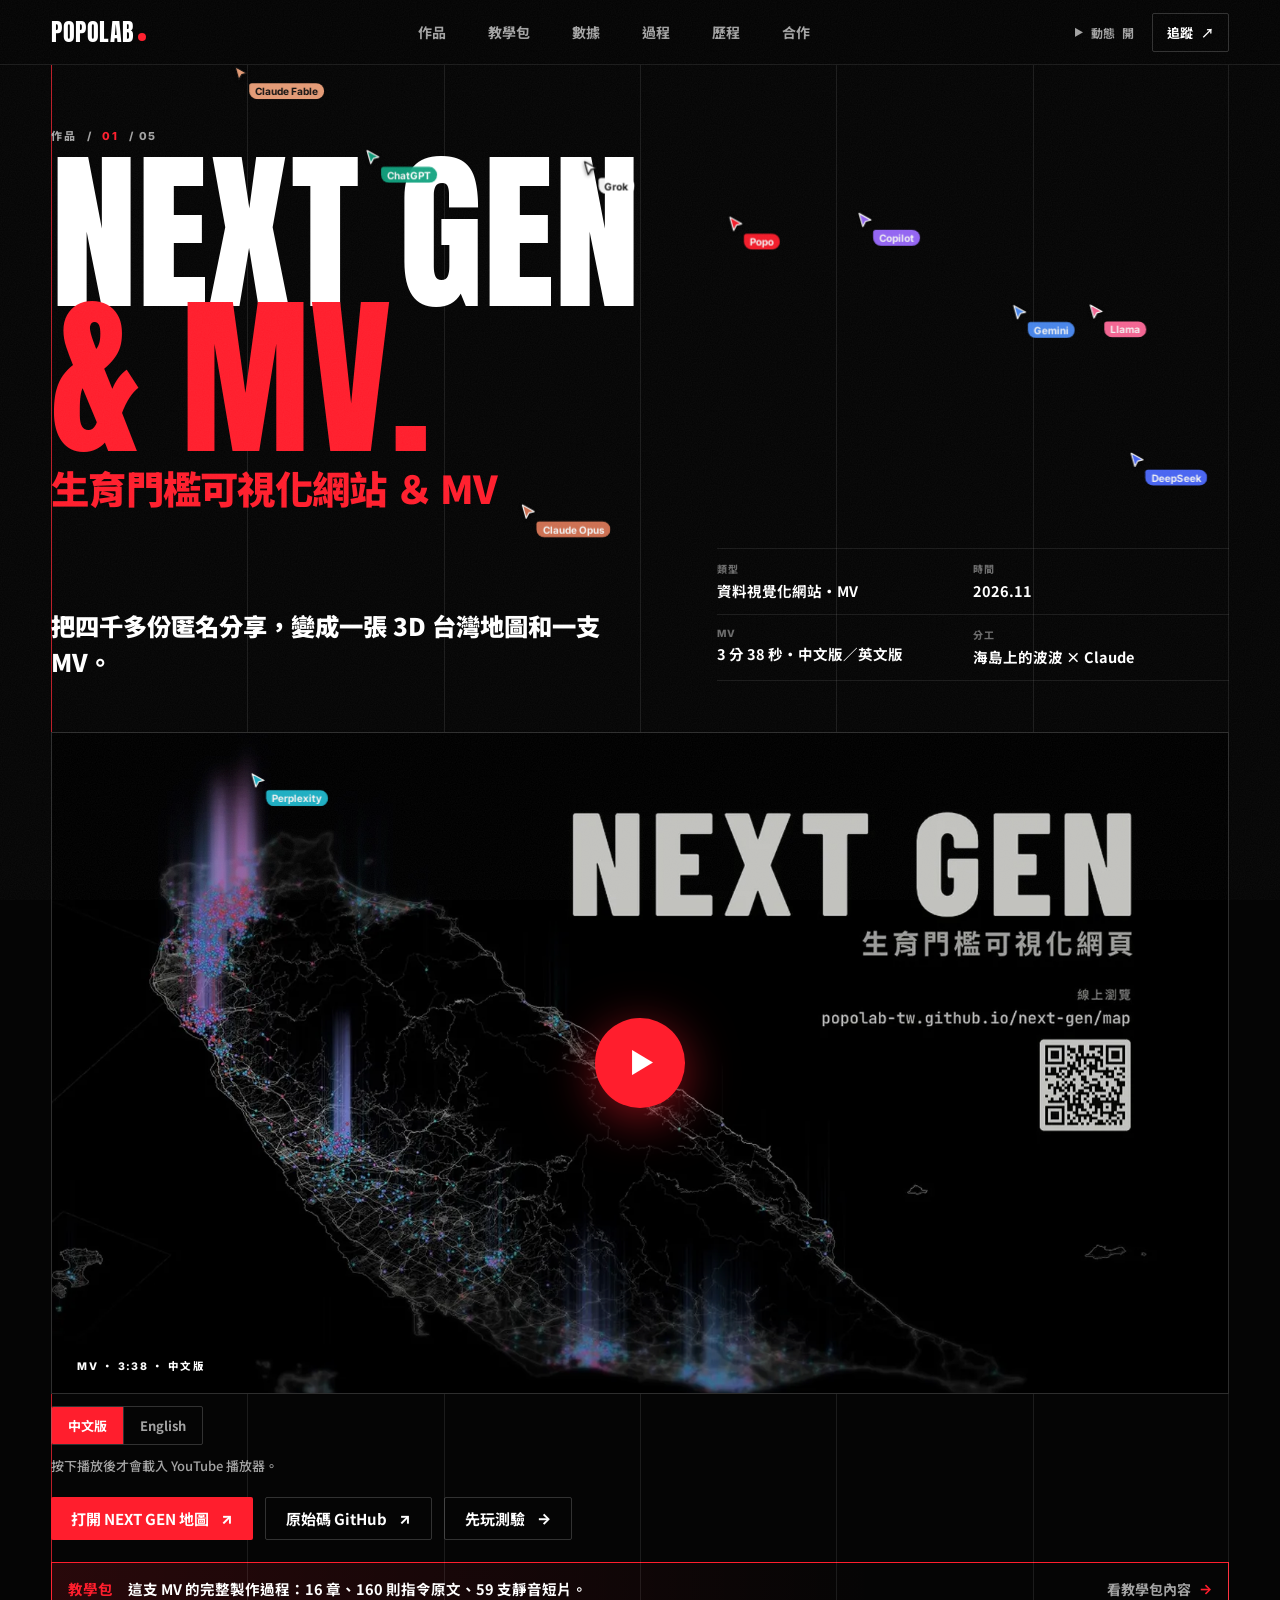
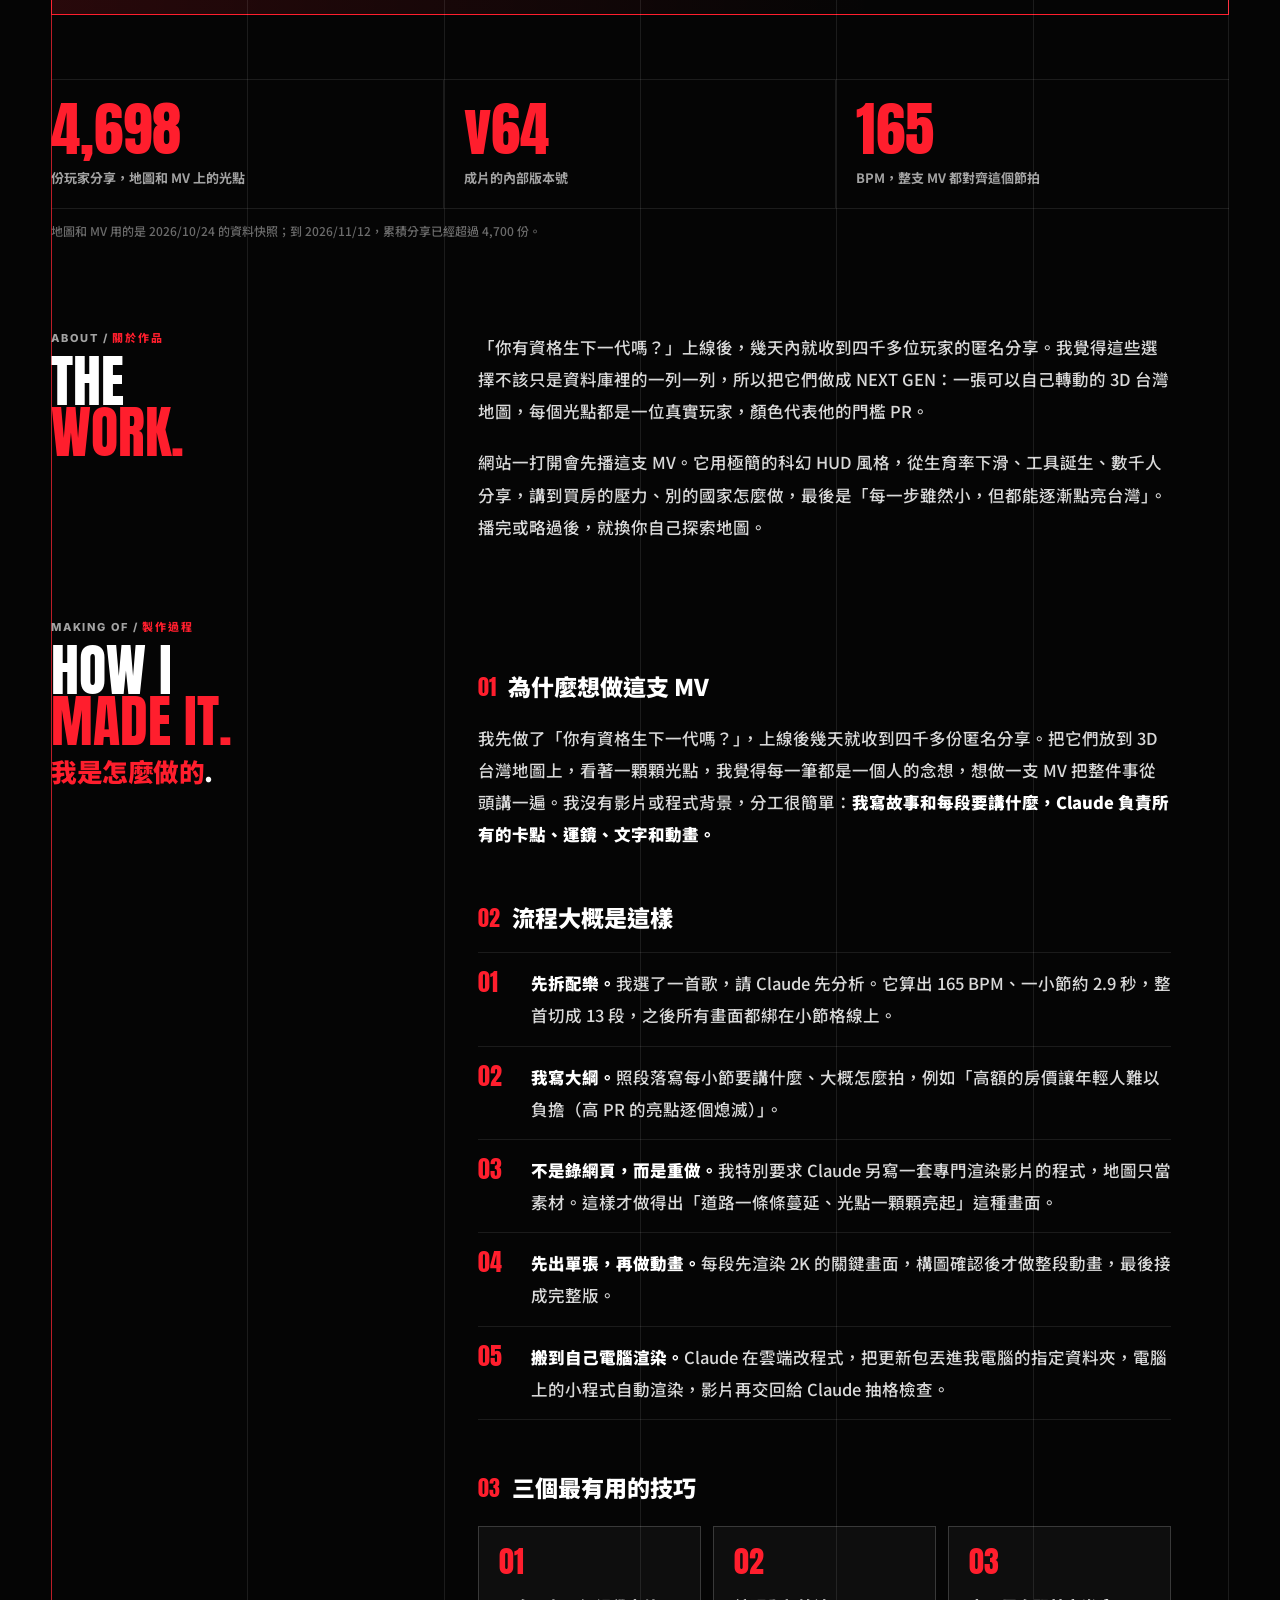
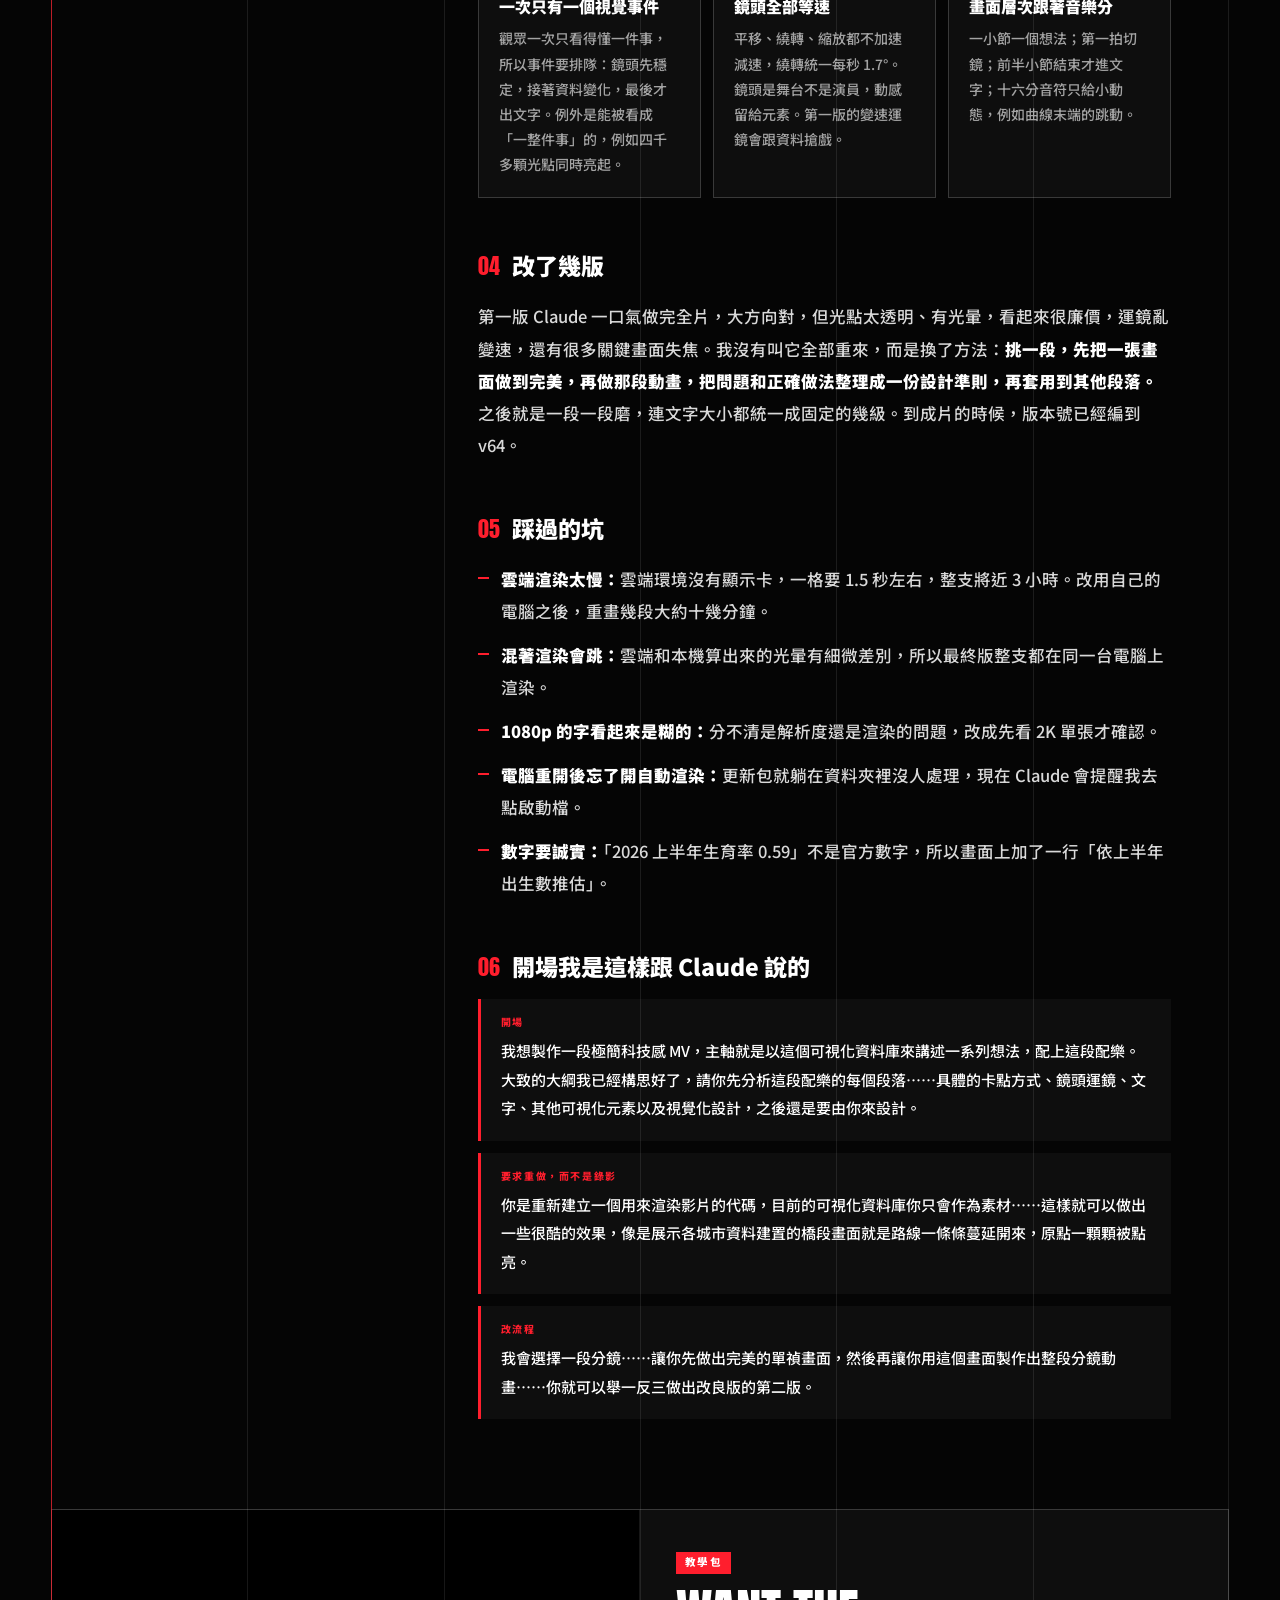
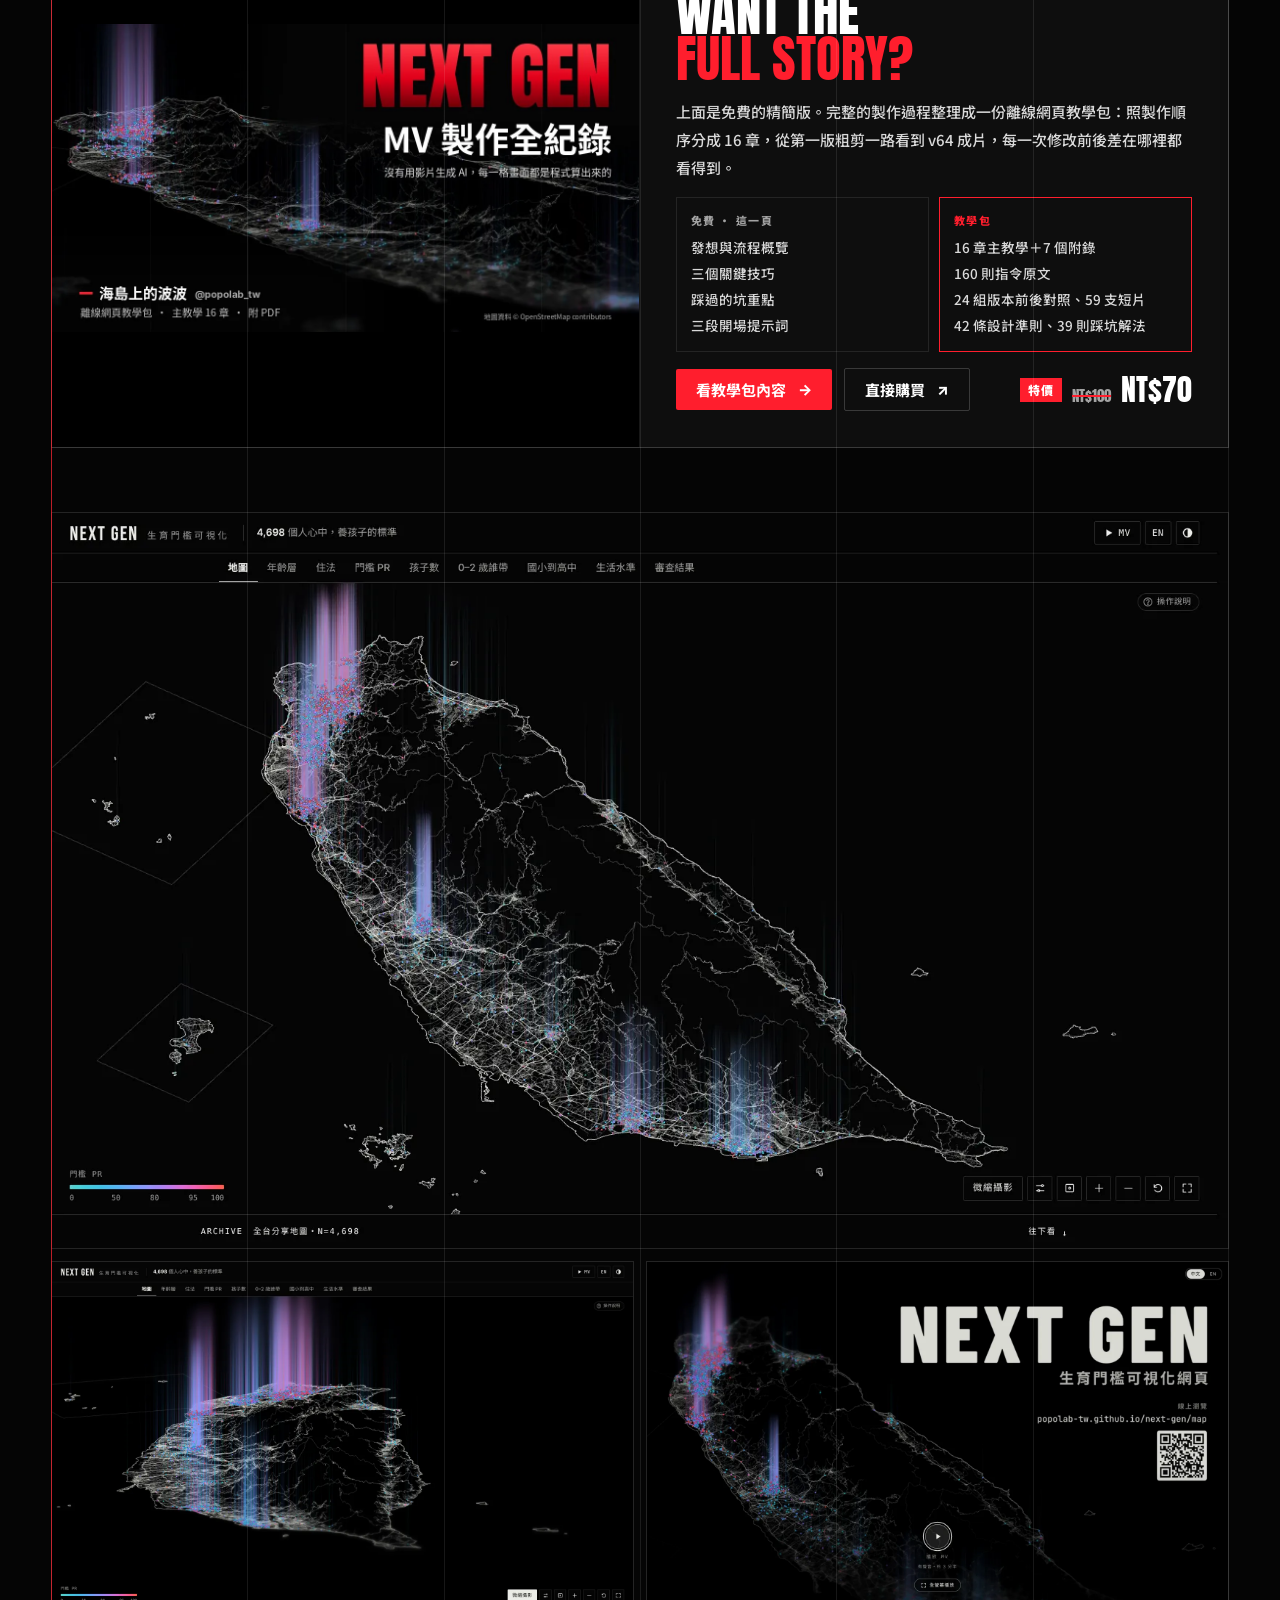
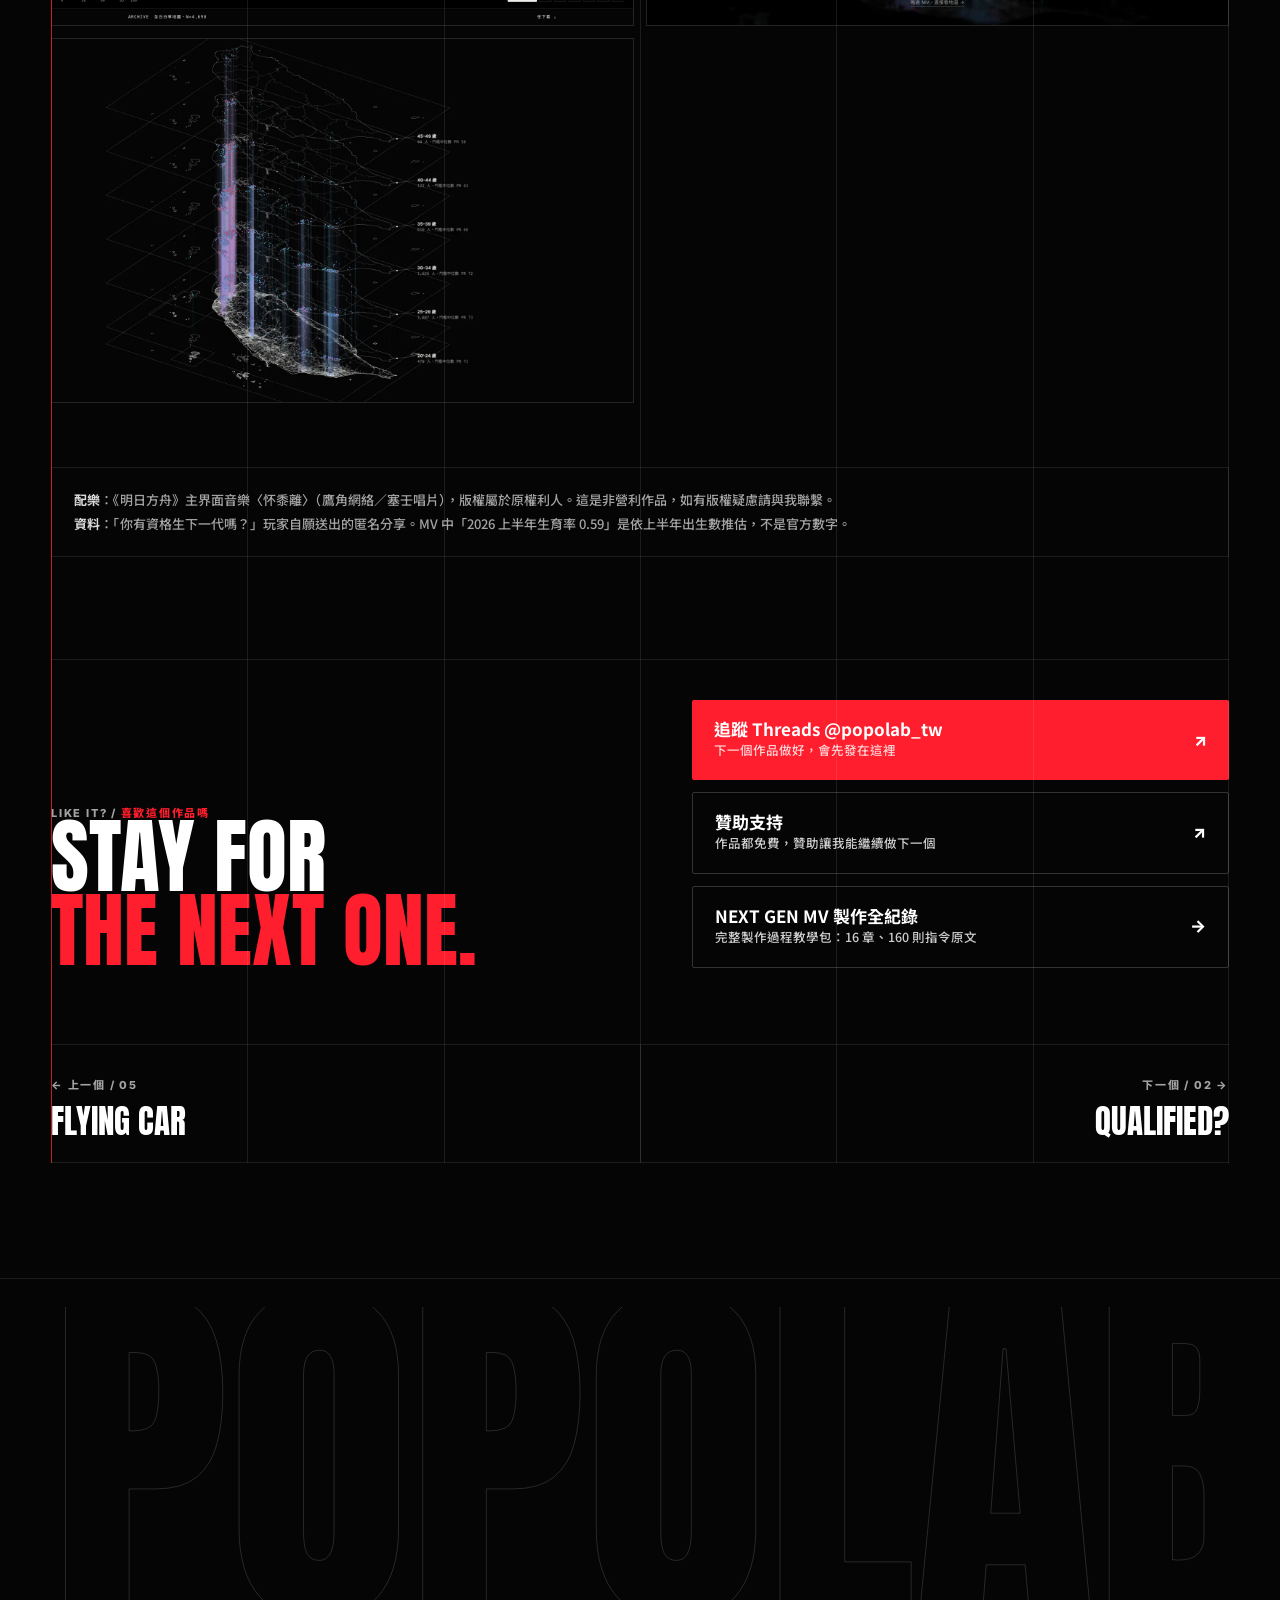
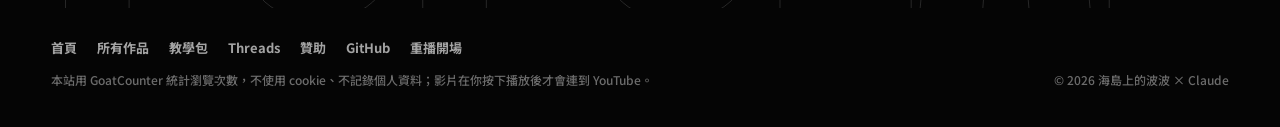
<file: works/next-gen/index.html>
<!doctype html>
<html lang="zh-Hant">
<head>
<meta charset="utf-8">
<meta name="viewport" content="width=device-width, initial-scale=1, viewport-fit=cover">
<title>NEXT GEN &amp; MV｜海島上的波波</title>
<meta name="description" content="四千多位玩家的匿名分享，變成一張可以轉動的 3D 台灣地圖，再用這張地圖拍成一支 3 分 38 秒的 MV（中文版、英文版）。附完整製作過程。">
<link rel="canonical" href="https://popolab-tw.github.io/works/next-gen/">
<meta name="theme-color" content="#050505">
<meta property="og:type" content="article">
<meta property="og:site_name" content="海島上的波波 POPOLAB">
<meta property="og:title" content="NEXT GEN &amp; MV｜海島上的波波">
<meta property="og:description" content="四千多位玩家的匿名分享，變成一張可以轉動的 3D 台灣地圖，再用這張地圖拍成一支 3 分 38 秒的 MV（中文版、英文版）。附完整製作過程。">
<meta property="og:url" content="https://popolab-tw.github.io/works/next-gen/">
<meta property="og:image" content="https://popolab-tw.github.io/assets/img/og-next-gen.jpg">
<meta property="og:image:width" content="1200">
<meta property="og:image:height" content="630">
<meta name="twitter:card" content="summary_large_image">
<link rel="icon" href="/favicon.png" type="image/png">
<link rel="apple-touch-icon" href="/apple-touch-icon.png">
<link rel="preconnect" href="https://fonts.googleapis.com">
<link rel="preconnect" href="https://fonts.gstatic.com" crossorigin>
<link rel="stylesheet" href="https://fonts.googleapis.com/css2?family=Anton&family=Caveat:wght@600&family=Inter:wght@500;700;800&family=Noto+Sans+TC:wght@500;700;900&display=swap">
<link rel="stylesheet" href="/assets/css/site.css?v=138cfcc7">
<script>
(function(){try{var d=document.documentElement,r=matchMedia('(prefers-reduced-motion: reduce)').matches,m=localStorage.getItem('popolab-motion'),i=localStorage.getItem('popolab-intro');if(!r&&m!=='off'&&i!=='off'&&!location.hash){d.classList.add('swarm-pending');setTimeout(function(){if(!window.POPOLAB_SWARM_STARTED)d.classList.remove('swarm-pending')},3500)}}catch(e){}})();
</script>
<script src="/assets/js/site.js?v=8811f9b0" defer></script>
<script src="/assets/js/swarm.js?v=ccde3b0c" defer></script>
<script data-goatcounter="https://popolab.goatcounter.com/count" async src="https://gc.zgo.at/count.js"></script>
</head>
<body>
<div class="grain" aria-hidden="true"></div>
<header class="site-header">
  <div class="bar">
    <a class="logo" href="/" aria-label="POPOLAB 首頁" data-build>POPOLAB<span class="dot"></span></a>
    <nav class="nav" aria-label="主選單" data-build>
      <a href="/#work">作品</a><a href="/#packs">教學包</a><a href="/#numbers">數據</a><a href="/#craft">過程</a><a href="/#journey">歷程</a><a href="/#contact">合作</a>
    </nav>
    <div class="hd-right" data-build>
      <button class="motion-toggle" type="button" aria-pressed="true" title="開關動態效果"><span class="ic">▶</span><span class="tx">動態</span><span class="st">開</span></button>
      <a class="hd-cta" href="https://www.threads.com/@popolab_tw" target="_blank" rel="noopener"><span class="tx">追蹤</span> ↗</a>
    </div>
  </div>
</header>

<main class="page">
  <div class="guides" aria-hidden="true"><span></span><span></span><span></span><span></span><span></span><span></span></div>

  <section class="w-hero">
    <div class="crumbs label" data-build><a href="/#work">作品</a><span>/</span><b>01</b><span>/ 05</span></div>
    <h1 class="w-title" data-build="mega">NEXT GEN<br><span class="r">&amp; MV.</span></h1>
    <p class="w-sub" data-build="type">生育門檻可視化網站 ＆ MV</p>
    <div class="w-intro">
      <p class="w-hook" data-build>把四千多份匿名分享，變成一張 3D 台灣地圖和一支 MV。</p>
      <dl class="w-meta" data-build><div><dt>類型</dt><dd>資料視覺化網站・MV</dd></div><div><dt>時間</dt><dd>2026.11</dd></div><div><dt>MV</dt><dd>3 分 38 秒・中文版／英文版</dd></div><div><dt>分工</dt><dd>海島上的波波 × Claude</dd></div></dl>
    </div>
  </section>

  <section class="w-media" aria-label="作品本體" data-build>
    <div class="media-frame" id="watch">
      <button class="yt-facade" type="button" data-yt="wm0saBo-C28" data-title="NEXT GEN MV" aria-label="播放 NEXT GEN MV">
        <img src="/assets/works/next-gen/mv-poster-kv.webp" alt="" width="1600" height="900">
        <span class="big-play" aria-hidden="true"><svg viewBox="0 0 10 12"><path d="M0 0l10 6-10 6z"/></svg></span>
        <span class="media-cap">MV ・ 3:38 ・ 中文版</span>
      </button>
    </div>
    <div class="yt-langs" role="group" aria-label="MV 語言版本"><button type="button" class="yt-lang" aria-pressed="true" data-yt-id="wm0saBo-C28" data-poster="/assets/works/next-gen/mv-poster-kv.webp" data-cap="MV ・ 3:38 ・ 中文版" data-title="NEXT GEN MV（中文版）">中文版</button><button type="button" class="yt-lang" aria-pressed="false" data-yt-id="1hOQl-NBP-8" data-poster="/assets/works/next-gen/mv-poster-en.webp" data-cap="MV ・ 3:38 ・ English" data-title="NEXT GEN MV (English)">English</button></div><p class="small" style="margin-top:10px">按下播放後才會載入 YouTube 播放器。</p>
    <div class="w-actions">
      <a class="btn btn-red" href="https://popolab-tw.github.io/next-gen/map/" target="_blank" rel="noopener">打開 NEXT GEN 地圖 <span class="arr">↗</span></a>
      <a class="btn btn-line" href="https://github.com/popolab-tw/next-gen" target="_blank" rel="noopener">原始碼 GitHub <span class="arr">↗</span></a>
      <a class="btn btn-line" href="/works/fertility-test/">先玩測驗 <span class="arr">→</span></a>
    </div>
  </section>
  <div class="pack-strip rv-up"><p><b>教學包</b>　這支 MV 的完整製作過程：16 章、160 則指令原文、59 支靜音短片。</p><a class="link" href="/packs/next-gen-mv/">看教學包內容 <b>→</b></a></div>

  <div class="w-stats rv-up"><div class="w-stat"><div class="n">4,698<small></small></div><p class="t">份玩家分享，地圖和 MV 上的光點</p></div><div class="w-stat"><div class="n">v64<small></small></div><p class="t">成片的內部版本號</p></div><div class="w-stat"><div class="n">165<small></small></div><p class="t">BPM，整支 MV 都對齊這個節拍</p></div></div><p class="foot-note w-note">地圖和 MV 用的是 2026/10/24 的資料快照；到 2026/11/12，累積分享已經超過 4,700 份。</p>

  <section class="w-body">
    <div class="w-aside rv-up"><div class="sticky"><p class="label">About / <b>關於作品</b></p><h2>The<br><span class="r">work.</span></h2></div></div>
    <div class="prose rv-up"><p>「你有資格生下一代嗎？」上線後，幾天內就收到四千多位玩家的匿名分享。我覺得這些選擇不該只是資料庫裡的一列一列，所以把它們做成 NEXT GEN：一張可以自己轉動的 3D 台灣地圖，每個光點都是一位真實玩家，顏色代表他的門檻 PR。</p>
<p>網站一打開會先播這支 MV。它用極簡的科幻 HUD 風格，從生育率下滑、工具誕生、數千人分享，講到買房的壓力、別的國家怎麼做，最後是「每一步雖然小，但都能逐漸點亮台灣」。播完或略過後，就換你自己探索地圖。</p></div>
  </section>

  <section class="w-body" id="making">
    <div class="w-aside rv-up"><div class="sticky"><p class="label">Making of / <b>製作過程</b></p><h2>How I<br><span class="r">made it.</span></h2><span class="h-zh">我是怎麼做的<i>.</i></span></div></div>
    <div class="prose rv-up"><h3><span class="hn">01</span>為什麼想做這支 MV</h3>
<p>我先做了「你有資格生下一代嗎？」，上線後幾天就收到四千多份匿名分享。把它們放到 3D 台灣地圖上，看著一顆顆光點，我覺得每一筆都是一個人的念想，想做一支 MV 把整件事從頭講一遍。我沒有影片或程式背景，分工很簡單：<strong>我寫故事和每段要講什麼，Claude 負責所有的卡點、運鏡、文字和動畫。</strong></p>
<h3><span class="hn">02</span>流程大概是這樣</h3>
<ol class="flow">
<li><strong>先拆配樂。</strong>我選了一首歌，請 Claude 先分析。它算出 165 BPM、一小節約 2.9 秒，整首切成 13 段，之後所有畫面都綁在小節格線上。</li>
<li><strong>我寫大綱。</strong>照段落寫每小節要講什麼、大概怎麼拍，例如「高額的房價讓年輕人難以負擔（高 PR 的亮點逐個熄滅）」。</li>
<li><strong>不是錄網頁，而是重做。</strong>我特別要求 Claude 另寫一套專門渲染影片的程式，地圖只當素材。這樣才做得出「道路一條條蔓延、光點一顆顆亮起」這種畫面。</li>
<li><strong>先出單張，再做動畫。</strong>每段先渲染 2K 的關鍵畫面，構圖確認後才做整段動畫，最後接成完整版。</li>
<li><strong>搬到自己電腦渲染。</strong>Claude 在雲端改程式，把更新包丟進我電腦的指定資料夾，電腦上的小程式自動渲染，影片再交回給 Claude 抽格檢查。</li>
</ol>
<h3><span class="hn">03</span>三個最有用的技巧</h3>
<div class="tips">
<div class="tip"><span class="tn">01</span><b>一次只有一個視覺事件</b><p>觀眾一次只看得懂一件事，所以事件要排隊：鏡頭先穩定，接著資料變化，最後才出文字。例外是能被看成「一整件事」的，例如四千多顆光點同時亮起。</p></div>
<div class="tip"><span class="tn">02</span><b>鏡頭全部等速</b><p>平移、繞轉、縮放都不加速減速，繞轉統一每秒 1.7°。鏡頭是舞台不是演員，動感留給元素。第一版的變速運鏡會跟資料搶戲。</p></div>
<div class="tip"><span class="tn">03</span><b>畫面層次跟著音樂分</b><p>一小節一個想法；第一拍切鏡；前半小節結束才進文字；十六分音符只給小動態，例如曲線末端的跳動。</p></div>
</div>
<h3><span class="hn">04</span>改了幾版</h3>
<p>第一版 Claude 一口氣做完全片，大方向對，但光點太透明、有光暈，看起來很廉價，運鏡亂變速，還有很多關鍵畫面失焦。我沒有叫它全部重來，而是換了方法：<strong>挑一段，先把一張畫面做到完美，再做那段動畫，把問題和正確做法整理成一份設計準則，再套用到其他段落。</strong>之後就是一段一段磨，連文字大小都統一成固定的幾級。到成片的時候，版本號已經編到 v64。</p>
<h3><span class="hn">05</span>踩過的坑</h3>
<ul class="dash">
<li><strong>雲端渲染太慢：</strong>雲端環境沒有顯示卡，一格要 1.5 秒左右，整支將近 3 小時。改用自己的電腦之後，重畫幾段大約十幾分鐘。</li>
<li><strong>混著渲染會跳：</strong>雲端和本機算出來的光暈有細微差別，所以最終版整支都在同一台電腦上渲染。</li>
<li><strong>1080p 的字看起來是糊的：</strong>分不清是解析度還是渲染的問題，改成先看 2K 單張才確認。</li>
<li><strong>電腦重開後忘了開自動渲染：</strong>更新包就躺在資料夾裡沒人處理，現在 Claude 會提醒我去點啟動檔。</li>
<li><strong>數字要誠實：</strong>「2026 上半年生育率 0.59」不是官方數字，所以畫面上加了一行「依上半年出生數推估」。</li>
</ul>
<h3><span class="hn">06</span>開場我是這樣跟 Claude 說的</h3>
<div class="prompt"><span class="pl">開場</span>我想製作一段極簡科技感 MV，主軸就是以這個可視化資料庫來講述一系列想法，配上這段配樂。大致的大綱我已經構思好了，請你先分析這段配樂的每個段落……具體的卡點方式、鏡頭運鏡、文字、其他可視化元素以及視覺化設計，之後還是要由你來設計。</div>
<div class="prompt"><span class="pl">要求重做，而不是錄影</span>你是重新建立一個用來渲染影片的代碼，目前的可視化資料庫你只會作為素材……這樣就可以做出一些很酷的效果，像是展示各城市資料建置的橋段畫面就是路線一條條蔓延開來，原點一顆顆被點亮。</div>
<div class="prompt"><span class="pl">改流程</span>我會選擇一段分鏡……讓你先做出完美的單禎畫面，然後再讓你用這個畫面製作出整段分鏡動畫……你就可以舉一反三做出改良版的第二版。</div></div>
  </section>

  <section class="pack-promo rv-up" aria-label="NEXT GEN MV 製作全紀錄教學包">
    <a class="pp-img" href="/packs/next-gen-mv/"><img src="/assets/packs/next-gen-mv/cover.webp" alt="NEXT GEN MV 製作全紀錄教學包封面" width="1200" height="630" loading="lazy"></a>
    <div class="pp-body">
      <span><span class="pk-tag">教學包</span></span>
      <h2>Want the<br><span class="r">full story?</span></h2>
      <p class="lede">上面是免費的精簡版。完整的製作過程整理成一份離線網頁教學包：照製作順序分成 16 章，從第一版粗剪一路看到 v64 成片，每一次修改前後差在哪裡都看得到。</p>
      <div class="vs">
        <div><b>免費 ・ 這一頁</b><ul><li>發想與流程概覽</li><li>三個關鍵技巧</li><li>踩過的坑重點</li><li>三段開場提示詞</li></ul></div>
        <div class="paid"><b>教學包</b><ul><li>16 章主教學＋7 個附錄</li><li>160 則指令原文</li><li>24 組版本前後對照、59 支短片</li><li>42 條設計準則、39 則踩坑解法</li></ul></div>
      </div>
      <div class="pc-actions">
        <a class="btn btn-red" href="/packs/next-gen-mv/">看教學包內容 <span class="arr">→</span></a>
        <a class="btn btn-line" href="https://portaly.cc/popolab_tw/product/VEsXRnvY6JBuMQpeQuv6?utm_source=popolab-site&amp;utm_medium=work-promo" target="_blank" rel="noopener">直接購買 <span class="arr">↗</span></a>
        <p class="price"><span class="sale">特價</span><s class="was">NT$100</s>NT$70</p>
      </div>
    </div>
  </section>

  <div class="gallery rv-up"><figure class="wide"><img src="/assets/works/next-gen/shot-01.webp" alt="NEXT GEN &amp; MV 畫面 1" width="1600" height="1000" loading="lazy"></figure><figure><img src="/assets/works/next-gen/shot-02.webp" alt="NEXT GEN &amp; MV 畫面 2" width="1600" height="1000" loading="lazy"></figure><figure><img src="/assets/works/next-gen/shot-03.webp" alt="NEXT GEN &amp; MV 畫面 3" width="1600" height="1000" loading="lazy"></figure><figure><img src="/assets/works/next-gen/shot-04.webp" alt="NEXT GEN &amp; MV 畫面 4" width="1600" height="1000" loading="lazy"></figure></div>

  <div class="credits rv-up"><b>配樂</b>：《明日方舟》主界面音樂〈怀黍離〉（鷹角網絡／塞壬唱片），版權屬於原權利人。這是非營利作品，如有版權疑慮請與我聯繫。<br>
<b>資料</b>：「你有資格生下一代嗎？」玩家自願送出的匿名分享。MV 中「2026 上半年生育率 0.59」是依上半年出生數推估，不是官方數字。</div>

  <section class="end-cta rv-up" aria-label="追蹤與贊助">
    <div>
      <p class="label">Like it? / <b>喜歡這個作品嗎</b></p>
      <h2>Stay for<br><span class="r">the next one.</span></h2>
    </div>
    <div class="end-btns">
      <a class="btn btn-red" href="https://www.threads.com/@popolab_tw" target="_blank" rel="noopener"><span>追蹤 Threads @popolab_tw<small>下一個作品做好，會先發在這裡</small></span><span class="arr">↗</span></a>
      <a class="btn btn-line" href="https://portaly.cc/popolab_tw/support?utm_source=popolab-site&amp;utm_medium=work-next-gen" target="_blank" rel="noopener"><span>贊助支持<small>作品都免費，贊助讓我能繼續做下一個</small></span><span class="arr">↗</span></a>
      <a class="btn btn-line" href="/packs/next-gen-mv/"><span>NEXT GEN MV 製作全紀錄<small>完整製作過程教學包：16 章、160 則指令原文</small></span><span class="arr">→</span></a>
    </div>
  </section>

  <nav class="pager" aria-label="其他作品">
    <a href="/works/flying-car/"><span class="label">← 上一個 / 05</span><p class="pt">FLYING CAR</p></a>
    <a href="/works/fertility-test/"><span class="label">下一個 / 02 →</span><p class="pt">QUALIFIED?</p></a>
  </nav>
</main>

<footer class="site-footer">
  <div class="ft">
    <p class="ft-mega" aria-hidden="true">POPOLAB</p>
    <div>
      <div class="ft-links">
        <a href="/">首頁</a><a href="/#work">所有作品</a><a href="/packs/next-gen-mv/">教學包</a><a href="https://www.threads.com/@popolab_tw" target="_blank" rel="noopener">Threads</a><a href="https://portaly.cc/popolab_tw/support?utm_source=popolab-site&amp;utm_medium=footer" target="_blank" rel="noopener">贊助</a><a href="https://github.com/popolab-tw" target="_blank" rel="noopener">GitHub</a><button type="button" data-replay>重播開場</button>
      </div>
      <p class="ft-copy" style="margin-top:12px">本站用 GoatCounter 統計瀏覽次數，不使用 cookie、不記錄個人資料；影片在你按下播放後才會連到 YouTube。</p>
    </div>
    <p class="ft-copy">© <span data-year>2026</span> 海島上的波波 × Claude</p>
  </div>
</footer>
</body>
</html>
</file>
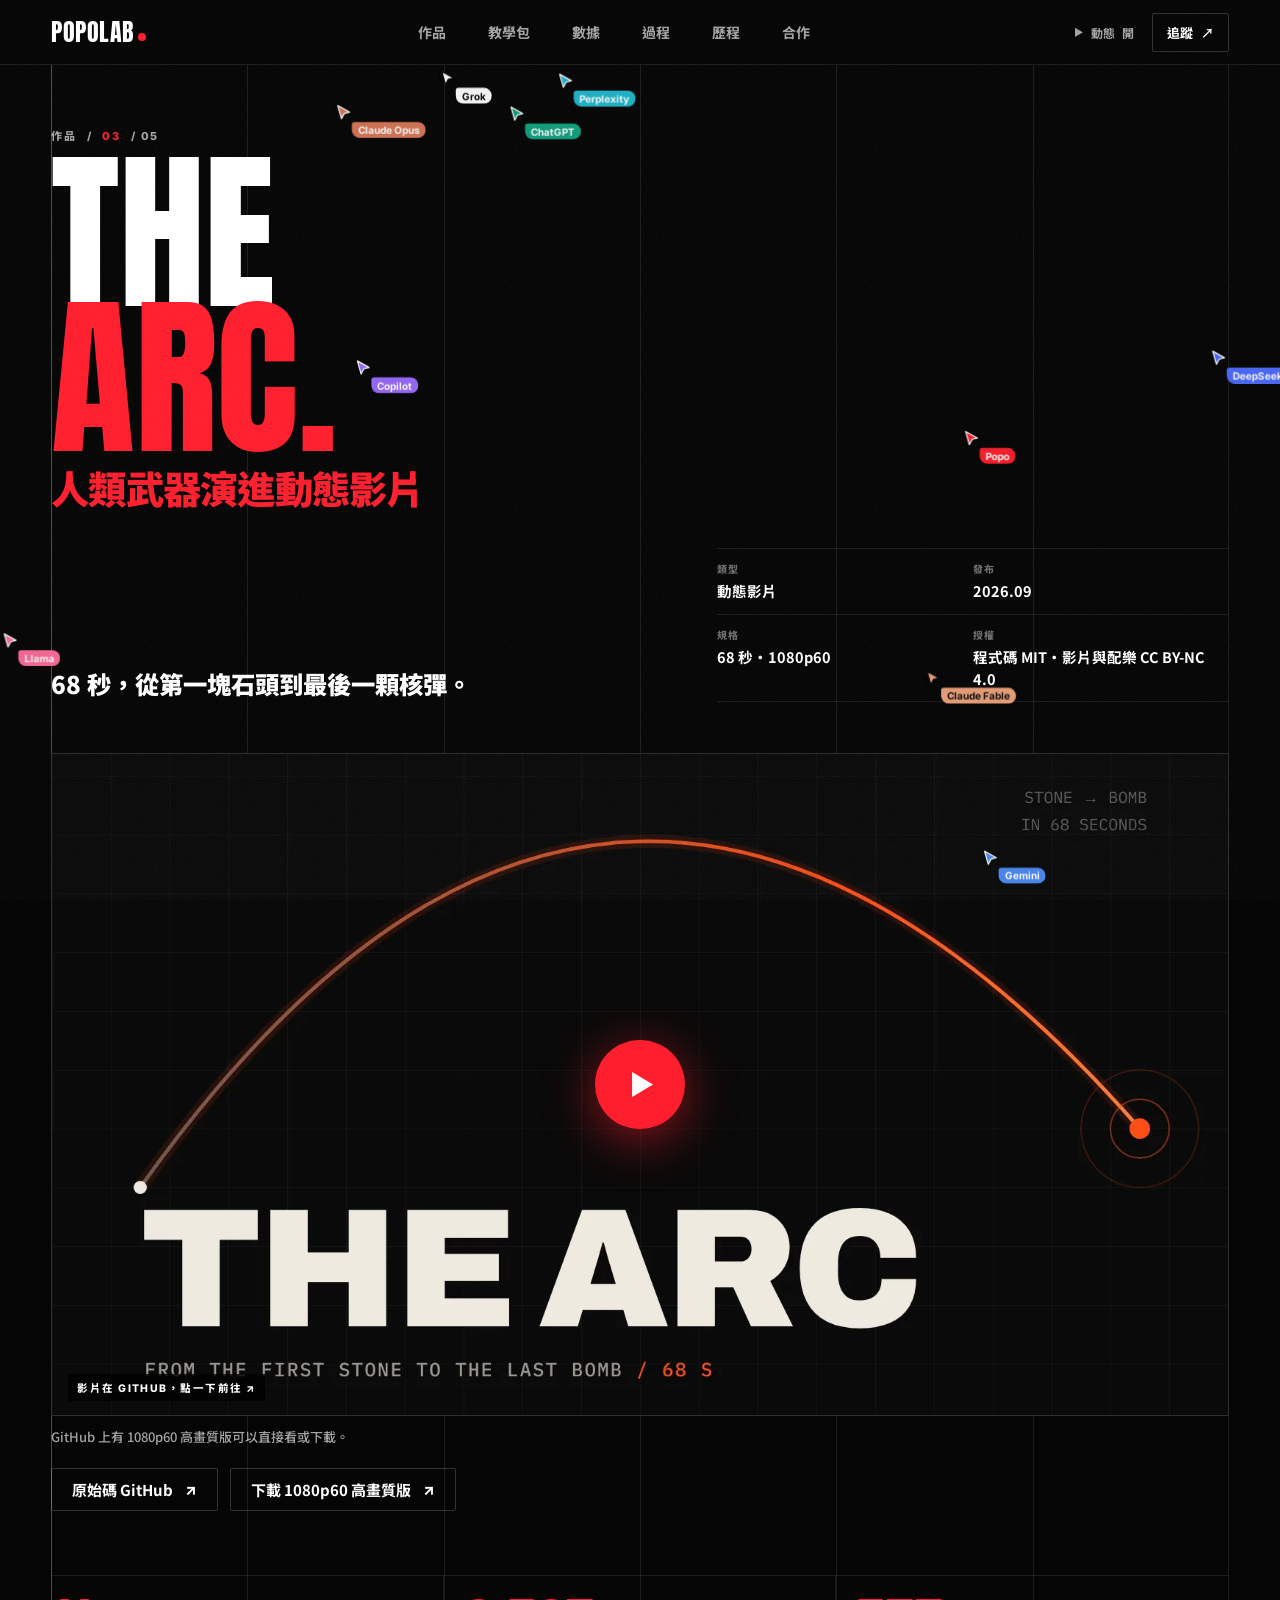
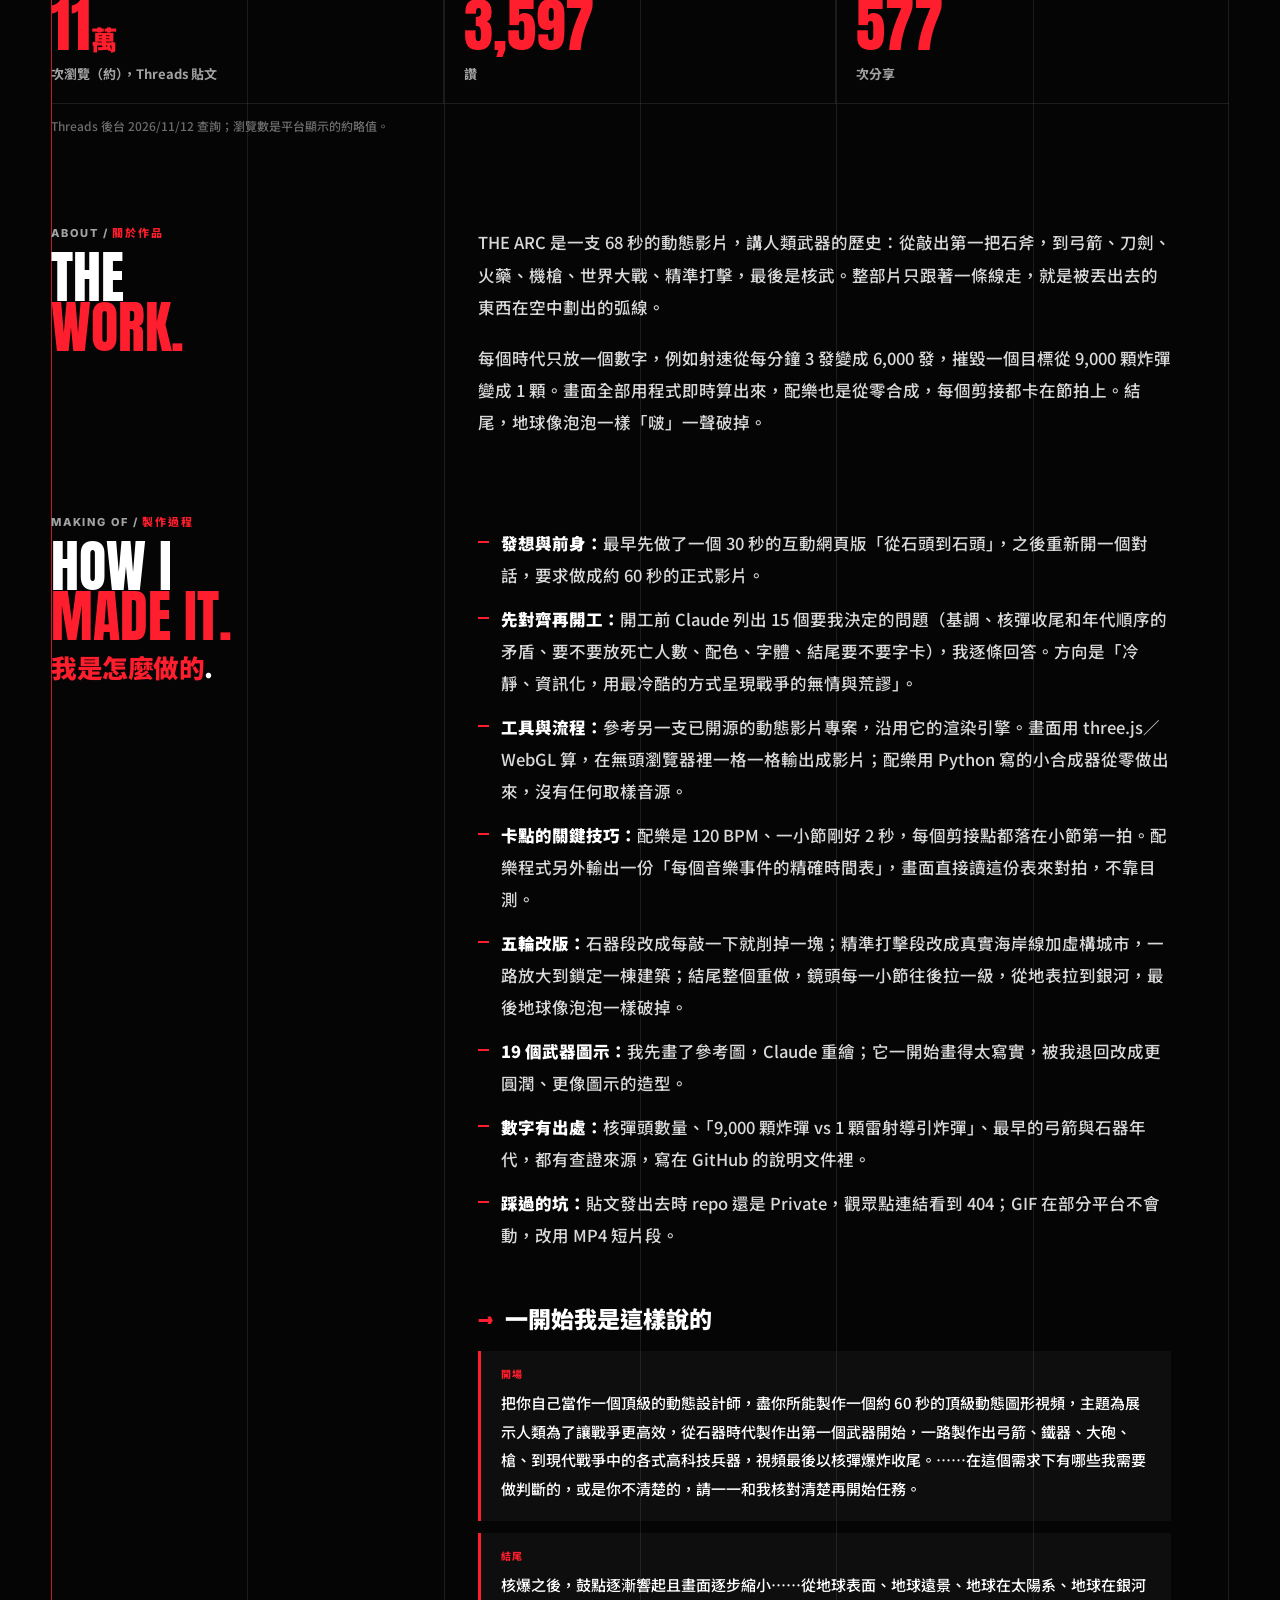
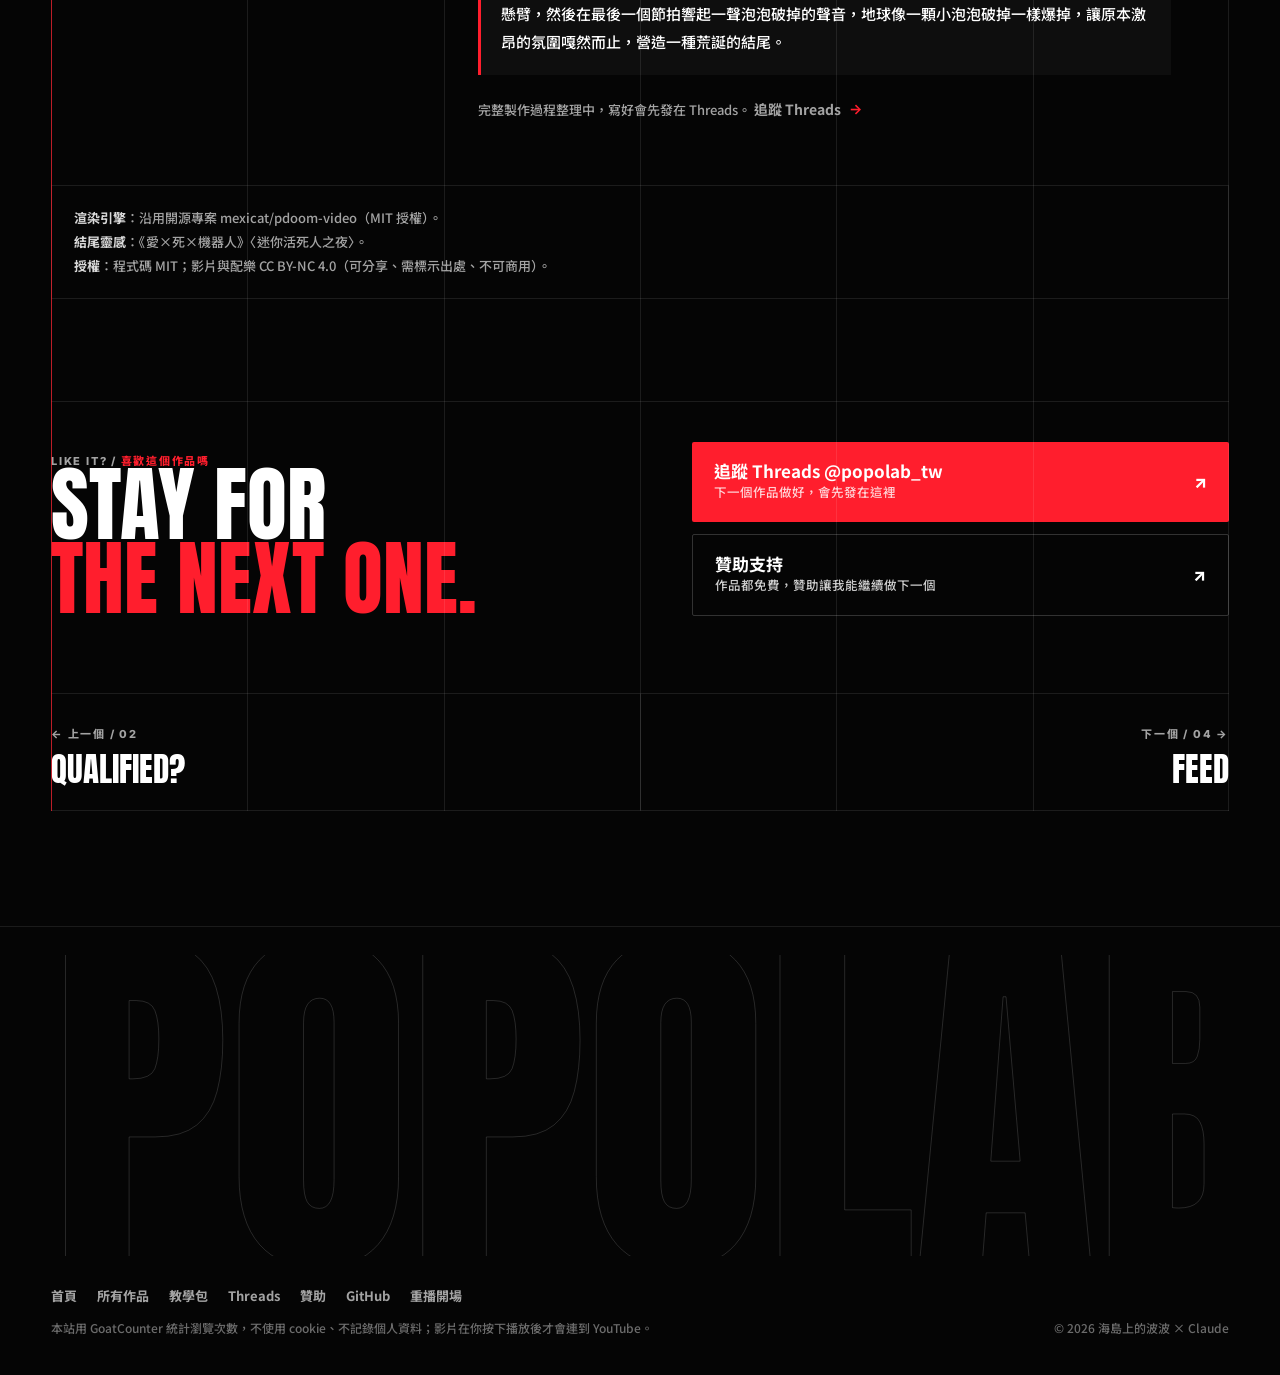
<file: works/the-arc/index.html>
<!doctype html>
<html lang="zh-Hant">
<head>
<meta charset="utf-8">
<meta name="viewport" content="width=device-width, initial-scale=1, viewport-fit=cover">
<title>THE ARC｜海島上的波波</title>
<meta name="description" content="68 秒的動態影片，從石斧到核武。畫面全部用程式即時算出，配樂從零合成，每個剪接都卡在節拍上。開源。">
<link rel="canonical" href="https://popolab-tw.github.io/works/the-arc/">
<meta name="theme-color" content="#050505">
<meta property="og:type" content="article">
<meta property="og:site_name" content="海島上的波波 POPOLAB">
<meta property="og:title" content="THE ARC｜海島上的波波">
<meta property="og:description" content="68 秒的動態影片，從石斧到核武。畫面全部用程式即時算出，配樂從零合成，每個剪接都卡在節拍上。開源。">
<meta property="og:url" content="https://popolab-tw.github.io/works/the-arc/">
<meta property="og:image" content="https://popolab-tw.github.io/assets/img/og-the-arc.jpg">
<meta property="og:image:width" content="1200">
<meta property="og:image:height" content="630">
<meta name="twitter:card" content="summary_large_image">
<link rel="icon" href="/favicon.png" type="image/png">
<link rel="apple-touch-icon" href="/apple-touch-icon.png">
<link rel="preconnect" href="https://fonts.googleapis.com">
<link rel="preconnect" href="https://fonts.gstatic.com" crossorigin>
<link rel="stylesheet" href="https://fonts.googleapis.com/css2?family=Anton&family=Caveat:wght@600&family=Inter:wght@500;700;800&family=Noto+Sans+TC:wght@500;700;900&display=swap">
<link rel="stylesheet" href="/assets/css/site.css?v=138cfcc7">
<script>
(function(){try{var d=document.documentElement,r=matchMedia('(prefers-reduced-motion: reduce)').matches,m=localStorage.getItem('popolab-motion'),i=localStorage.getItem('popolab-intro');if(!r&&m!=='off'&&i!=='off'&&!location.hash){d.classList.add('swarm-pending');setTimeout(function(){if(!window.POPOLAB_SWARM_STARTED)d.classList.remove('swarm-pending')},3500)}}catch(e){}})();
</script>
<script src="/assets/js/site.js?v=8811f9b0" defer></script>
<script src="/assets/js/swarm.js?v=ccde3b0c" defer></script>
<script data-goatcounter="https://popolab.goatcounter.com/count" async src="https://gc.zgo.at/count.js"></script>
</head>
<body>
<div class="grain" aria-hidden="true"></div>
<header class="site-header">
  <div class="bar">
    <a class="logo" href="/" aria-label="POPOLAB 首頁" data-build>POPOLAB<span class="dot"></span></a>
    <nav class="nav" aria-label="主選單" data-build>
      <a href="/#work">作品</a><a href="/#packs">教學包</a><a href="/#numbers">數據</a><a href="/#craft">過程</a><a href="/#journey">歷程</a><a href="/#contact">合作</a>
    </nav>
    <div class="hd-right" data-build>
      <button class="motion-toggle" type="button" aria-pressed="true" title="開關動態效果"><span class="ic">▶</span><span class="tx">動態</span><span class="st">開</span></button>
      <a class="hd-cta" href="https://www.threads.com/@popolab_tw" target="_blank" rel="noopener"><span class="tx">追蹤</span> ↗</a>
    </div>
  </div>
</header>

<main class="page">
  <div class="guides" aria-hidden="true"><span></span><span></span><span></span><span></span><span></span><span></span></div>

  <section class="w-hero">
    <div class="crumbs label" data-build><a href="/#work">作品</a><span>/</span><b>03</b><span>/ 05</span></div>
    <h1 class="w-title" data-build="mega">The<br><span class="r">arc.</span></h1>
    <p class="w-sub" data-build="type">人類武器演進動態影片</p>
    <div class="w-intro">
      <p class="w-hook" data-build>68 秒，從第一塊石頭到最後一顆核彈。</p>
      <dl class="w-meta" data-build><div><dt>類型</dt><dd>動態影片</dd></div><div><dt>發布</dt><dd>2026.09</dd></div><div><dt>規格</dt><dd>68 秒・1080p60</dd></div><div><dt>授權</dt><dd>程式碼 MIT・影片與配樂 CC BY-NC 4.0</dd></div></dl>
    </div>
  </section>

  <section class="w-media" aria-label="作品本體" data-build>
    <div class="media-frame" id="watch"><a class="media-link" href="https://github.com/jasontzeng123/the-arc/releases/tag/v1.0" target="_blank" rel="noopener" aria-label="到 GitHub 觀看影片（另開新頁）">
      <img src="/assets/works/the-arc/cover.webp" alt="THE ARC 標題卡" width="1600" height="1000"><span class="big-play" aria-hidden="true"><svg viewBox="0 0 10 12"><path d="M0 0l10 6-10 6z"/></svg></span><span class="media-cap">影片在 GitHub，點一下前往 ↗</span></a></div>
    <p class="small" style="margin-top:10px">GitHub 上有 1080p60 高畫質版可以直接看或下載。</p>
    <div class="w-actions">
      <a class="btn btn-line" href="https://github.com/jasontzeng123/the-arc" target="_blank" rel="noopener">原始碼 GitHub <span class="arr">↗</span></a>
      <a class="btn btn-line" href="https://github.com/jasontzeng123/the-arc/releases/tag/v1.0" target="_blank" rel="noopener">下載 1080p60 高畫質版 <span class="arr">↗</span></a>
    </div>
  </section>
  

  <div class="w-stats rv-up"><div class="w-stat"><div class="n">11<small>萬</small></div><p class="t">次瀏覽（約），Threads 貼文</p></div><div class="w-stat"><div class="n">3,597<small></small></div><p class="t">讚</p></div><div class="w-stat"><div class="n">577<small></small></div><p class="t">次分享</p></div></div><p class="foot-note w-note">Threads 後台 2026/11/12 查詢；瀏覽數是平台顯示的約略值。</p>

  <section class="w-body">
    <div class="w-aside rv-up"><div class="sticky"><p class="label">About / <b>關於作品</b></p><h2>The<br><span class="r">work.</span></h2></div></div>
    <div class="prose rv-up"><p>THE ARC 是一支 68 秒的動態影片，講人類武器的歷史：從敲出第一把石斧，到弓箭、刀劍、火藥、機槍、世界大戰、精準打擊，最後是核武。整部片只跟著一條線走，就是被丟出去的東西在空中劃出的弧線。</p>
<p>每個時代只放一個數字，例如射速從每分鐘 3 發變成 6,000 發，摧毀一個目標從 9,000 顆炸彈變成 1 顆。畫面全部用程式即時算出來，配樂也是從零合成，每個剪接都卡在節拍上。結尾，地球像泡泡一樣「啵」一聲破掉。</p></div>
  </section>

  <section class="w-body" id="making">
    <div class="w-aside rv-up"><div class="sticky"><p class="label">Making of / <b>製作過程</b></p><h2>How I<br><span class="r">made it.</span></h2><span class="h-zh">我是怎麼做的<i>.</i></span></div></div>
    <div class="prose rv-up"><ul class="dash">
<li><strong>發想與前身：</strong>最早先做了一個 30 秒的互動網頁版「從石頭到石頭」，之後重新開一個對話，要求做成約 60 秒的正式影片。</li>
<li><strong>先對齊再開工：</strong>開工前 Claude 列出 15 個要我決定的問題（基調、核彈收尾和年代順序的矛盾、要不要放死亡人數、配色、字體、結尾要不要字卡），我逐條回答。方向是「冷靜、資訊化，用最冷酷的方式呈現戰爭的無情與荒謬」。</li>
<li><strong>工具與流程：</strong>參考另一支已開源的動態影片專案，沿用它的渲染引擎。畫面用 three.js／WebGL 算，在無頭瀏覽器裡一格一格輸出成影片；配樂用 Python 寫的小合成器從零做出來，沒有任何取樣音源。</li>
<li><strong>卡點的關鍵技巧：</strong>配樂是 120 BPM、一小節剛好 2 秒，每個剪接點都落在小節第一拍。配樂程式另外輸出一份「每個音樂事件的精確時間表」，畫面直接讀這份表來對拍，不靠目測。</li>
<li><strong>五輪改版：</strong>石器段改成每敲一下就削掉一塊；精準打擊段改成真實海岸線加虛構城市，一路放大到鎖定一棟建築；結尾整個重做，鏡頭每一小節往後拉一級，從地表拉到銀河，最後地球像泡泡一樣破掉。</li>
<li><strong>19 個武器圖示：</strong>我先畫了參考圖，Claude 重繪；它一開始畫得太寫實，被我退回改成更圓潤、更像圖示的造型。</li>
<li><strong>數字有出處：</strong>核彈頭數量、「9,000 顆炸彈 vs 1 顆雷射導引炸彈」、最早的弓箭與石器年代，都有查證來源，寫在 GitHub 的說明文件裡。</li>
<li><strong>踩過的坑：</strong>貼文發出去時 repo 還是 Private，觀眾點連結看到 404；GIF 在部分平台不會動，改用 MP4 短片段。</li>
</ul>
<h3><span class="hn">→</span>一開始我是這樣說的</h3>
<div class="prompt"><span class="pl">開場</span>把你自己當作一個頂級的動態設計師，盡你所能製作一個約 60 秒的頂級動態圖形視頻，主題為展示人類為了讓戰爭更高效，從石器時代製作出第一個武器開始，一路製作出弓箭、鐵器、大砲、槍、到現代戰爭中的各式高科技兵器，視頻最後以核彈爆炸收尾。……在這個需求下有哪些我需要做判斷的，或是你不清楚的，請一一和我核對清楚再開始任務。</div>
<div class="prompt"><span class="pl">結尾</span>核爆之後，鼓點逐漸響起且畫面逐步縮小……從地球表面、地球遠景、地球在太陽系、地球在銀河懸臂，然後在最後一個節拍響起一聲泡泡破掉的聲音，地球像一顆小泡泡破掉一樣爆掉，讓原本激昂的氛圍嘎然而止，營造一種荒誕的結尾。</div><p class="small" style="margin-top:24px">完整製作過程整理中，寫好會先發在 Threads。 <a class="link" href="https://www.threads.com/@popolab_tw" target="_blank" rel="noopener">追蹤 Threads <b>→</b></a></p></div>
  </section>

  

  

  <div class="credits rv-up"><b>渲染引擎</b>：沿用開源專案 mexicat/pdoom-video（MIT 授權）。<br>
<b>結尾靈感</b>：《愛×死×機器人》〈迷你活死人之夜〉。<br>
<b>授權</b>：程式碼 MIT；影片與配樂 CC BY-NC 4.0（可分享、需標示出處、不可商用）。</div>

  <section class="end-cta rv-up" aria-label="追蹤與贊助">
    <div>
      <p class="label">Like it? / <b>喜歡這個作品嗎</b></p>
      <h2>Stay for<br><span class="r">the next one.</span></h2>
    </div>
    <div class="end-btns">
      <a class="btn btn-red" href="https://www.threads.com/@popolab_tw" target="_blank" rel="noopener"><span>追蹤 Threads @popolab_tw<small>下一個作品做好，會先發在這裡</small></span><span class="arr">↗</span></a>
      <a class="btn btn-line" href="https://portaly.cc/popolab_tw/support?utm_source=popolab-site&amp;utm_medium=work-the-arc" target="_blank" rel="noopener"><span>贊助支持<small>作品都免費，贊助讓我能繼續做下一個</small></span><span class="arr">↗</span></a>
    </div>
  </section>

  <nav class="pager" aria-label="其他作品">
    <a href="/works/fertility-test/"><span class="label">← 上一個 / 02</span><p class="pt">QUALIFIED?</p></a>
    <a href="/works/feed/"><span class="label">下一個 / 04 →</span><p class="pt">FEED</p></a>
  </nav>
</main>

<footer class="site-footer">
  <div class="ft">
    <p class="ft-mega" aria-hidden="true">POPOLAB</p>
    <div>
      <div class="ft-links">
        <a href="/">首頁</a><a href="/#work">所有作品</a><a href="/packs/next-gen-mv/">教學包</a><a href="https://www.threads.com/@popolab_tw" target="_blank" rel="noopener">Threads</a><a href="https://portaly.cc/popolab_tw/support?utm_source=popolab-site&amp;utm_medium=footer" target="_blank" rel="noopener">贊助</a><a href="https://github.com/popolab-tw" target="_blank" rel="noopener">GitHub</a><button type="button" data-replay>重播開場</button>
      </div>
      <p class="ft-copy" style="margin-top:12px">本站用 GoatCounter 統計瀏覽次數，不使用 cookie、不記錄個人資料；影片在你按下播放後才會連到 YouTube。</p>
    </div>
    <p class="ft-copy">© <span data-year>2026</span> 海島上的波波 × Claude</p>
  </div>
</footer>
</body>
</html>
</file>
<file: assets/css/site.css>
/* =========================================================
   POPOLAB — 海島上的波波 作品網站
   高對比：純黑底、純白字、單一正紅
   ========================================================= */
:root{
  --bg:#050505;
  --surface:#0e0e0e;
  --surface-2:#161616;
  --line:rgba(255,255,255,.09);
  --line-strong:rgba(255,255,255,.18);
  --ink:#ffffff;
  --ink-2:#d9d9d9;
  --mute:#a3a3a3;
  --dim:#6b6b6b;
  --red:#ff1e2d;
  --red-hi:#ff4452;
  --red-lo:#a5000f;
  --blue:#2f8cff;           /* 游標施工用的選取框藍 */
  --display:"Anton","Impact","Arial Narrow",sans-serif;
  --zh:"Noto Sans TC","PingFang TC","Microsoft JhengHei",system-ui,sans-serif;
  --ui:"Inter","Noto Sans TC","PingFang TC",system-ui,sans-serif;
  --script:"Caveat",cursive;
  --pad:clamp(16px,4vw,56px);
  --maxw:1520px;
  color-scheme:dark;
}
*,*::before,*::after{box-sizing:border-box}
html{-webkit-text-size-adjust:100%;scroll-behavior:smooth;scroll-padding-top:72px;background:var(--bg)}
body{margin:0;background:var(--bg);color:var(--ink);font-family:var(--zh);font-size:16px;line-height:1.7;-webkit-font-smoothing:antialiased;overflow-x:hidden}
img,video,iframe{display:block;max-width:100%}
img{height:auto}
a{color:inherit;text-decoration:none}
button{font:inherit;color:inherit;background:none;border:0;padding:0;cursor:pointer}
p{margin:0}
h1,h2,h3,h4{margin:0;font-weight:900}
ul,ol{margin:0;padding:0;list-style:none}
:focus-visible{outline:2px solid var(--red);outline-offset:3px}
::selection{background:var(--red);color:#fff}

/* 顆粒雜訊：很淡，只在大面積黑上隱約看得到，不把黑色洗灰 */
.grain{position:fixed;inset:0;pointer-events:none;z-index:90;opacity:.035;mix-blend-mode:screen;
  background-image:url("data:image/svg+xml,%3Csvg xmlns='http://www.w3.org/2000/svg' width='180' height='180'%3E%3Cfilter id='n'%3E%3CfeTurbulence type='fractalNoise' baseFrequency='.85' numOctaves='2' stitchTiles='stitch'/%3E%3CfeColorMatrix values='0 0 0 0 1 0 0 0 0 1 0 0 0 0 1 0 0 0 1.4 -.35'/%3E%3C/filter%3E%3Crect width='100%25' height='100%25' filter='url(%23n)'/%3E%3C/svg%3E")}

/* 版面網格：淡淡的直線 + 左側紅線 */
.page{position:relative;max-width:var(--maxw);margin:0 auto;padding:0 var(--pad)}
.guides{position:absolute;inset:0 var(--pad);pointer-events:none;display:grid;grid-template-columns:repeat(6,1fr);z-index:0}
.guides span{border-left:1px solid var(--line)}
.guides span:last-child{border-right:1px solid var(--line)}
.guides::before{content:"";position:absolute;left:0;top:0;bottom:0;width:1px;background:var(--red);opacity:.7}

/* ---------- 共用文字元件 ---------- */
.label{font:800 11px/1.3 var(--ui);letter-spacing:.16em;text-transform:uppercase;color:var(--mute)}
.label b,.label .r{color:var(--red);font-weight:800}
.h-en{font:400 clamp(52px,7.4vw,124px)/.9 var(--display);text-transform:uppercase;letter-spacing:.004em;margin:14px 0 0}
.h-en .r{color:var(--red)}
.h-zh{display:block;font:900 clamp(30px,3.9vw,64px)/1.12 var(--zh);color:var(--red);letter-spacing:-.02em;margin-top:10px}
.h-zh i{font-style:normal;color:var(--ink)}
.lede{font:500 clamp(15px,1.15vw,17px)/1.85 var(--zh);color:var(--ink-2);max-width:34em}
.small{font:500 13px/1.7 var(--zh);color:var(--mute)}
.num{font-family:var(--display);font-weight:400;letter-spacing:.01em}

/* 按鈕 */
.btn{display:inline-flex;align-items:center;gap:12px;padding:13px 20px;border-radius:2px;font:700 15px/1 var(--zh);transition:background .2s,color .2s,border-color .2s,transform .2s}
.btn-red{background:var(--red);color:#fff}
.btn-red:hover{background:var(--red-hi)}
.btn-line{border:1px solid var(--line-strong);color:var(--ink)}
.btn-line:hover{border-color:var(--ink)}
.btn .arr{font-family:var(--ui);font-weight:800;transition:transform .2s}
.btn:hover .arr{transform:translate(2px,-2px)}
.btn .down{transition:transform .2s}
.btn:hover .down{transform:translateY(3px)}
.link{font:700 14px var(--zh);color:var(--mute);display:inline-flex;gap:8px;align-items:center;transition:color .2s}
.link b{color:var(--red);font-family:var(--ui)}
.link:hover{color:var(--ink)}
.dot{display:inline-block;width:7px;height:7px;border-radius:50%;background:var(--red)}

/* ---------- 頁首 ---------- */
.site-header{position:sticky;top:0;z-index:70;background:rgba(5,5,5,.86);backdrop-filter:blur(10px);-webkit-backdrop-filter:blur(10px);border-bottom:1px solid var(--line)}
.site-header .bar{max-width:var(--maxw);margin:0 auto;padding:0 var(--pad);height:64px;display:flex;align-items:center;justify-content:space-between;gap:20px}
.logo{font:400 24px/1 var(--display);letter-spacing:.02em;display:inline-flex;align-items:center;gap:4px}
.logo .dot{width:8px;height:8px;margin-top:9px}
.nav{display:flex;gap:30px;font:700 14px var(--zh);color:var(--mute)}
.nav a{transition:color .2s;display:inline-flex;align-items:center;gap:7px}
.nav a::before{content:"";width:5px;height:5px;border-radius:50%;background:var(--red);opacity:0;transition:opacity .2s}
.nav a:hover,.nav a.on{color:var(--ink)}
.nav a.on::before{opacity:1}
.hd-right{display:flex;align-items:center;gap:14px}
.motion-toggle{font:700 12px var(--zh);color:var(--mute);display:inline-flex;align-items:center;gap:7px;padding:8px 4px}
.motion-toggle:hover{color:var(--ink)}
.motion-toggle .ic{font-family:var(--ui);font-size:10px}
.hd-cta{border:1px solid var(--line-strong);padding:9px 14px;border-radius:2px;font:700 13px var(--zh);display:inline-flex;gap:8px;transition:border-color .2s,background .2s}
.hd-cta:hover{border-color:var(--red);background:var(--red)}

/* ---------- HERO ---------- */
.hero{position:relative;z-index:1;padding-top:clamp(18px,2.4vw,34px);display:grid;grid-template-columns:minmax(0,1fr) minmax(0,1.15fr) minmax(0,1fr);grid-template-rows:auto auto auto;column-gap:clamp(16px,2.4vw,40px)}
.mega{grid-column:1/-1;grid-row:1;margin:0;font:400 29.4vw/.8 var(--display);letter-spacing:-.005em;text-align:center;white-space:nowrap;
  background:linear-gradient(180deg,var(--red-hi) 0%,var(--red) 42%,var(--red-lo) 100%);-webkit-background-clip:text;background-clip:text;color:transparent;user-select:none;pointer-events:none}
@media (min-width:1520px){.mega{font-size:447px}}
.hero-left{grid-column:1;grid-row:2;position:relative;z-index:2;margin-top:clamp(-136px,-7.4vw,-36px)}
.hello{font:600 clamp(30px,2.7vw,42px)/1 var(--script);display:inline-block;transform:rotate(-6deg);transform-origin:left bottom;margin-bottom:8px;color:var(--ink)}
.hero-name{font:900 clamp(38px,3.7vw,60px)/1.05 var(--zh);letter-spacing:-.035em;white-space:nowrap;text-shadow:0 2px 24px rgba(0,0,0,.6)}
.hero-name .r{color:var(--red)}
.hero-role{margin-top:16px;font:900 clamp(15px,1.2vw,18px)/1.45 var(--zh);color:var(--red);letter-spacing:.02em}
.hero-desc{margin-top:14px;font:500 15px/1.85 var(--zh);color:var(--ink-2);max-width:25em}
.hero-cta{display:flex;flex-wrap:wrap;align-items:center;gap:14px 22px;margin-top:24px}
.hero-visual{grid-column:2;grid-row:1/3;align-self:end;justify-self:center;position:relative;z-index:1;width:min(37vw,560px);margin-bottom:-2px;pointer-events:none}
.hero-visual::before{content:"";position:absolute;left:8%;right:8%;top:18%;bottom:0;background:radial-gradient(closest-side,rgba(255,30,45,.38),rgba(255,30,45,0));filter:blur(30px);z-index:-1}
.hero-visual img{width:100%;height:auto;-webkit-mask-image:linear-gradient(to bottom,#000 74%,transparent 99%);mask-image:linear-gradient(to bottom,#000 74%,transparent 99%);filter:drop-shadow(0 24px 40px rgba(0,0,0,.55))}
.hero-right{grid-column:3;grid-row:2;position:relative;z-index:2;justify-self:end;width:min(100%,290px);margin-top:clamp(24px,3vw,48px)}
.tagline{display:flex;gap:14px;align-items:center;font:700 14px/1.5 var(--zh);margin-bottom:22px}
.ast{width:38px;height:38px;flex:none;border-radius:50%;border:1.5px solid var(--red);display:grid;place-items:center}
.ast svg{width:16px;height:16px}
.stat{display:grid;grid-template-columns:128px 1fr;gap:14px;align-items:center;padding:12px 0;border-top:1px solid var(--line)}
.stat .n{font:400 clamp(36px,3vw,48px)/1 var(--display);color:var(--red);white-space:nowrap}
.stat .n small{font:900 .58em/1 var(--zh);margin-left:1px}
.stat .t{font:700 12px/1.5 var(--zh);color:var(--mute)}
.stat .t span{display:block;font:800 10px/1.4 var(--ui);letter-spacing:.14em;color:var(--dim);text-transform:uppercase}
.hero-strip{grid-column:1/-1;grid-row:3;display:flex;justify-content:space-between;align-items:center;gap:16px;margin-top:clamp(28px,3.4vw,56px);padding:18px 0 22px;border-top:1px solid var(--line);position:relative;z-index:2}
.play-link{display:inline-flex;align-items:center;gap:12px;font:700 13px var(--zh)}
.play-ic{width:34px;height:34px;border-radius:50%;border:1.5px solid var(--red);display:grid;place-items:center;flex:none;transition:background .2s}
.play-ic svg{width:10px;height:10px;fill:var(--red);margin-left:2px;transition:fill .2s}
.play-link:hover .play-ic{background:var(--red)}
.play-link:hover .play-ic svg{fill:#fff}
.play-link em{font-style:normal;color:var(--mute);font-weight:500}

/* 傾斜的作品卡（Hero 中間、合作區右側） */
.tilt-card{display:block;position:relative;border:1px solid var(--line-strong);background:var(--surface);padding:10px;transform:perspective(1200px) rotateY(-9deg) rotateX(4deg) rotate(1.5deg);transition:transform .5s cubic-bezier(.2,.7,.2,1),border-color .3s;box-shadow:0 30px 80px -30px rgba(255,30,45,.35)}
.tilt-card:hover{transform:perspective(1200px) rotateY(-3deg) rotateX(1deg) rotate(.5deg);border-color:var(--red)}
.tilt-card .tc-top{display:flex;justify-content:space-between;align-items:center;padding:2px 2px 10px}
.tilt-card img{width:100%;height:auto;aspect-ratio:16/9;object-fit:cover;background:#111}
.tilt-card .tc-play{position:absolute;right:22px;bottom:22px;width:52px;height:52px;border-radius:50%;background:var(--red);display:grid;place-items:center;box-shadow:0 8px 30px rgba(255,30,45,.5)}
.tilt-card .tc-play svg{width:14px;height:14px;fill:#fff;margin-left:3px}
.tilt-card .tc-title{position:absolute;left:24px;bottom:22px;font:400 clamp(26px,2.4vw,40px)/.92 var(--display);text-transform:uppercase;text-shadow:0 2px 20px #000}
.tilt-card .tc-title .r{color:var(--red)}

/* ---------- 段落 ---------- */
.section{position:relative;z-index:1;padding:clamp(80px,9vw,150px) 0 0}
.section-head{display:flex;justify-content:space-between;align-items:flex-end;gap:24px;flex-wrap:wrap}
.rule{height:1px;background:var(--line);margin:0}

/* 01 作品 */
.tabs{display:flex;gap:26px;margin-top:34px;border-bottom:1px solid var(--line);overflow-x:auto;scrollbar-width:none}
.tabs::-webkit-scrollbar{display:none}
.tab{position:relative;padding:0 0 14px;font:700 14px var(--zh);color:var(--mute);white-space:nowrap;transition:color .2s}
.tab::after{content:"";position:absolute;left:0;right:0;bottom:-1px;height:2px;background:var(--red);transform:scaleX(0);transform-origin:left;transition:transform .3s}
.tab:hover{color:var(--ink)}
.tab[aria-selected="true"]{color:var(--ink)}
.tab[aria-selected="true"]::after{transform:scaleX(1)}
.tab sup{font:700 10px var(--ui);color:var(--dim);margin-left:3px}
.work-grid{display:grid;grid-template-columns:repeat(3,minmax(0,1fr));gap:clamp(16px,1.8vw,28px);margin-top:28px}
.card{display:block;position:relative}
.card[hidden]{display:none}
.card .thumb{position:relative;overflow:hidden;border:1px solid var(--line);background:var(--surface);aspect-ratio:16/10}
.card .thumb img{width:100%;height:100%;object-fit:cover;transition:transform .6s cubic-bezier(.2,.7,.2,1),filter .4s;filter:saturate(.95)}
.card:hover .thumb img{transform:scale(1.035);filter:saturate(1.1)}
.card .thumb::after{content:"";position:absolute;inset:0;border:1px solid transparent;transition:border-color .3s}
.card:hover .thumb::after{border-color:var(--red)}
.card .tag{position:absolute;left:10px;top:10px;z-index:1;background:rgba(0,0,0,.78);border:1px solid var(--line-strong);padding:4px 8px;font:800 10px/1 var(--ui);letter-spacing:.12em;text-transform:uppercase;color:var(--ink)}
.card .tag.live{background:var(--red);border-color:var(--red)}
.card .meta{display:grid;grid-template-columns:auto 1fr auto;gap:14px;align-items:start;padding:16px 2px 0}
.card .no{font:400 40px/.9 var(--display);color:var(--red)}
.card .ttl{font:900 18px/1.35 var(--zh)}
.card .ttl small{display:block;font:800 10.5px/1.6 var(--ui);letter-spacing:.14em;color:var(--dim);text-transform:uppercase;margin-top:3px}
.card .hook{display:block;margin-top:6px;font:500 13.5px/1.6 var(--zh);color:var(--mute)}
.card .go{font:800 18px/1 var(--ui);color:var(--mute);transition:color .2s,transform .2s;padding-top:2px}
.card:hover .go{color:var(--red);transform:translate(3px,-3px)}
.card-next .thumb{display:grid;place-items:center;background:repeating-linear-gradient(135deg,transparent 0 14px,rgba(255,255,255,.025) 14px 15px),var(--surface)}
.card-next .nx{text-align:center}
.card-next .nx b{display:block;font:400 clamp(44px,4.4vw,72px)/.9 var(--display);color:var(--red)}
.card-next .nx span{display:block;margin-top:10px;font:700 14px var(--zh);color:var(--ink-2)}
.card-wip .thumb img{image-rendering:pixelated;filter:none}
.card-wip:hover .thumb img{filter:saturate(1.15)}
.card .tag.wip{display:inline-flex;align-items:center;gap:6px;background:rgba(0,0,0,.82);border-color:var(--red)}
.card .tag.wip i{width:6px;height:6px;border-radius:50%;background:var(--red);animation:wip-blink 1.2s steps(2,start) infinite}
@keyframes wip-blink{to{visibility:hidden}}
.wip-title{position:absolute;right:14px;bottom:12px;z-index:1;text-align:right;font:400 clamp(30px,2.8vw,46px)/.88 var(--display);text-transform:uppercase;text-shadow:0 3px 0 #000,0 0 24px rgba(0,0,0,.8)}
.wip-title .r{color:var(--red)}
.grid-note{margin-top:22px;font:500 13px var(--zh);color:var(--dim)}

/* 工具列 */
.tools{display:flex;align-items:center;gap:clamp(18px,3vw,48px);flex-wrap:wrap;margin-top:clamp(56px,6vw,90px);padding:22px 0;border-top:1px solid var(--line);border-bottom:1px solid var(--line)}
.tools .label{min-width:9em;line-height:1.6}
.tools ul{display:flex;flex-wrap:wrap;gap:clamp(18px,3.2vw,52px);align-items:center}
.tools li{font:800 clamp(17px,1.5vw,22px)/1 var(--ui);letter-spacing:-.01em;color:var(--dim);transition:color .2s}
.tools li:hover{color:var(--ink)}

/* 數據 */
.numbers{display:grid;grid-template-columns:minmax(0,1fr) minmax(0,1.25fr);gap:clamp(32px,5vw,90px);align-items:start}
.big-stat{margin-top:40px;display:flex;align-items:center;gap:clamp(8px,1vw,18px)}
.big-stat svg{width:clamp(40px,4.4vw,70px);height:auto;flex:none;fill:var(--red);color:var(--red)}
.big-stat svg.flip{transform:scaleX(-1)}
.big-stat .n{font:400 clamp(110px,12vw,200px)/.85 var(--display);color:var(--ink);white-space:nowrap}
.big-stat .n small{font:900 .42em/1 var(--zh);color:var(--red);margin-left:4px}
.big-cap{margin-top:16px;font:900 15px/1.5 var(--zh);color:var(--red);letter-spacing:.06em}
.big-sub{margin-top:8px}
.rows{border-top:1px solid var(--line)}
.row{display:grid;grid-template-columns:2.4em minmax(0,1fr) auto;gap:16px;align-items:center;padding:20px 0;border-bottom:1px solid var(--line)}
.row .i{font:800 11px var(--ui);color:var(--dim);letter-spacing:.1em}
.row .rt{font:900 17px/1.4 var(--zh)}
.row .rt small{display:block;font:500 13px/1.6 var(--zh);color:var(--mute);margin-top:4px}
.row .rv{font:400 clamp(34px,3.2vw,52px)/1 var(--display);color:var(--red);text-align:right;white-space:nowrap}
.row .rv small{font:900 .5em var(--zh)}
.foot-note{margin-top:16px;font:500 12px/1.7 var(--zh);color:var(--dim)}

/* 拖曳對比 */
.under{display:grid;grid-template-columns:minmax(0,.8fr) minmax(0,1.35fr);gap:clamp(28px,4vw,72px);align-items:center}
.ba{position:relative;aspect-ratio:16/10;overflow:hidden;border:1px solid var(--line-strong);background:#0b0b0b;user-select:none;touch-action:pan-y;cursor:ew-resize;--pos:50%}
.ba-after,.ba-before{position:absolute;inset:0}
.ba-after img{width:100%;height:100%;object-fit:cover}
.ba-before{clip-path:inset(0 calc(100% - var(--pos)) 0 0);background:#e9e9e4;color:#1d1d1d;display:flex;flex-direction:column;justify-content:center;padding:clamp(20px,4vw,60px)}
.ba-before .paper{max-width:34em}
.ba-before .q-label{font:800 11px var(--ui);letter-spacing:.16em;color:#8a8a84;text-transform:uppercase}
.ba-before .q{margin-top:12px;font:700 clamp(15px,1.45vw,22px)/1.7 var(--zh);color:#1d1d1d}
.ba-before .q mark{background:none;color:var(--red);font-weight:900}
.ba-before .note{margin-top:14px;font:600 26px/1 var(--script);color:#7b7b74;transform:rotate(-3deg);display:inline-block}
.ba-before::before{content:"";position:absolute;inset:0;background-image:linear-gradient(rgba(0,0,0,.05) 1px,transparent 1px),linear-gradient(90deg,rgba(0,0,0,.05) 1px,transparent 1px);background-size:28px 28px;pointer-events:none}
.ba-handle{position:absolute;top:0;bottom:0;left:var(--pos);width:2px;margin-left:-1px;background:var(--red);pointer-events:none}
.ba-handle::after{content:"";position:absolute;top:50%;left:50%;width:44px;height:44px;margin:-22px 0 0 -22px;border-radius:50%;background:var(--red);box-shadow:0 6px 24px rgba(255,30,45,.55);
  background-image:url("data:image/svg+xml,%3Csvg xmlns='http://www.w3.org/2000/svg' viewBox='0 0 24 24' fill='none' stroke='white' stroke-width='2.4' stroke-linecap='round' stroke-linejoin='round'%3E%3Cpath d='M9 6l-5 6 5 6M15 6l5 6-5 6'/%3E%3C/svg%3E");background-size:22px;background-repeat:no-repeat;background-position:center}
.ba-tag{position:absolute;top:12px;z-index:2;font:800 10px/1 var(--ui);letter-spacing:.14em;text-transform:uppercase;padding:5px 8px;background:rgba(0,0,0,.8);color:#fff;pointer-events:none}
.ba-tag.l{left:12px}.ba-tag.rr{right:12px;background:var(--red)}
.ba input{position:absolute;inset:0;width:100%;height:100%;opacity:0;cursor:ew-resize;margin:0}
.ba-cap{display:flex;justify-content:space-between;margin-top:12px}

/* 02 過程 */
.craft-top{display:grid;grid-template-columns:minmax(0,1.3fr) minmax(0,1fr);gap:clamp(28px,4vw,72px);align-items:end}
.craft{display:grid;grid-template-columns:minmax(0,1fr) minmax(0,1.15fr) minmax(0,.85fr);gap:clamp(20px,3vw,48px);margin-top:clamp(40px,5vw,72px);padding-top:32px;border-top:1px solid var(--line)}
.col-title{font:900 16px/1.4 var(--zh);margin:10px 0 18px}
.chips{display:flex;flex-wrap:wrap;gap:8px}
.chip{border:1px solid var(--line-strong);padding:7px 11px;font:700 13px/1 var(--zh);color:var(--ink-2);border-radius:2px}
.chip.en{font-family:var(--ui);font-weight:800;font-size:12px;letter-spacing:.02em}
.steps{position:relative}
.steps::before{content:"";position:absolute;left:5px;top:10px;bottom:10px;width:1px;background:var(--red);opacity:.5}
.step{position:relative;display:grid;grid-template-columns:22px 2.6em minmax(0,1fr);gap:8px;padding:0 0 22px}
.step::before{content:"";width:11px;height:11px;border-radius:50%;border:1.5px solid var(--red);background:var(--bg);margin-top:7px;position:relative;z-index:1}
.step .sn{font:400 24px/1.1 var(--display);color:var(--red)}
.step b{display:block;font:900 15.5px/1.5 var(--zh)}
.step span{display:block;font:500 13.5px/1.7 var(--zh);color:var(--mute);margin-top:2px}
.quote-card{background:var(--red);color:#fff;padding:clamp(24px,2.4vw,36px);min-height:100%;display:flex;flex-direction:column;justify-content:space-between;gap:28px;position:relative;overflow:hidden}
.quote-card .qm{font:400 64px/.6 var(--display);opacity:.55}
.quote-card blockquote{margin:0;font:900 clamp(20px,1.8vw,28px)/1.45 var(--zh);letter-spacing:-.01em}
.quote-card .sig{font:600 34px/1 var(--script);transform:rotate(-6deg);display:inline-block}
.quote-card .who{font:800 10px var(--ui);letter-spacing:.16em;text-transform:uppercase;opacity:.8;margin-top:6px}

/* 03 歷程 */
.journey{display:grid;grid-template-columns:minmax(0,1.4fr) minmax(0,.8fr);gap:clamp(32px,5vw,90px);margin-top:clamp(36px,4vw,60px)}
.tl details{border-top:1px solid var(--line)}
.tl details:last-child{border-bottom:1px solid var(--line)}
.tl summary{list-style:none;display:grid;grid-template-columns:7.2em minmax(0,1fr) 24px;gap:16px;align-items:center;padding:20px 0;cursor:pointer}
.tl summary::-webkit-details-marker{display:none}
.tl .when{font:800 12px var(--ui);letter-spacing:.1em;color:var(--mute)}
.tl .when.now{color:var(--red)}
.tl .what{font:900 clamp(17px,1.5vw,21px)/1.35 var(--zh)}
.tl .what small{display:block;font:500 13px/1.6 var(--zh);color:var(--mute);margin-top:3px}
.tl .pm{width:24px;height:24px;position:relative;color:var(--mute)}
.tl .pm::before,.tl .pm::after{content:"";position:absolute;left:5px;right:5px;top:11px;height:2px;background:currentColor;transition:transform .3s}
.tl .pm::after{transform:rotate(90deg)}
.tl details[open] .pm{color:var(--red)}
.tl details[open] .pm::after{transform:rotate(0)}
.tl .body{padding:0 0 22px 0;margin-left:calc(7.2em + 16px);font:500 14.5px/1.85 var(--zh);color:var(--ink-2);max-width:40em}
.tl .body a{color:var(--red);font-weight:700}
.wins h3{font:400 clamp(44px,4.6vw,76px)/.9 var(--display);text-transform:uppercase;margin-top:12px}
.wins h3 .r{color:var(--red)}
.wins ol{margin-top:22px;border-top:1px solid var(--line)}
.wins li a{display:grid;grid-template-columns:2.2em minmax(0,1fr) auto;gap:12px;padding:15px 0;border-bottom:1px solid var(--line);align-items:center}
.wins .wi{font:800 11px var(--ui);color:var(--red)}
.wins .wt{font:800 15px/1.45 var(--zh)}
.wins .wt small{display:block;font:500 12.5px var(--zh);color:var(--mute)}
.wins .wa{font:800 15px var(--ui);color:var(--mute);transition:color .2s,transform .2s}
.wins a:hover .wa{color:var(--red);transform:translate(2px,-2px)}

/* 04 合作 */
.contact{display:grid;grid-template-columns:minmax(0,1fr) minmax(0,1fr) minmax(0,1fr);gap:clamp(28px,3.4vw,64px);align-items:center}
.contact .h-en{font-size:clamp(52px,5.4vw,96px)}
.circle-cta{display:inline-flex;align-items:center;gap:14px;margin-top:28px;font:800 13px var(--ui);letter-spacing:.1em;color:var(--red);text-transform:uppercase}
.circle-cta .c{width:56px;height:56px;border-radius:50%;border:1.5px solid var(--red);display:grid;place-items:center;transition:background .25s}
.circle-cta .c svg{width:18px;height:18px;stroke:var(--red);transition:stroke .25s,transform .25s}
.circle-cta:hover .c{background:var(--red)}
.circle-cta:hover .c svg{stroke:#fff;transform:rotate(45deg)}
.contact-list{border-top:1px solid var(--line)}
.ci{display:grid;grid-template-columns:42px minmax(0,1fr) auto;gap:14px;align-items:center;padding:16px 0;border-bottom:1px solid var(--line);width:100%;text-align:left}
.ci .ico{width:36px;height:36px;border-radius:50%;border:1.5px solid var(--red);display:grid;place-items:center}
.ci .ico svg{width:16px;height:16px;stroke:var(--red);fill:none;stroke-width:1.8;stroke-linecap:round;stroke-linejoin:round}
.ci .ct{font:800 16px/1.4 var(--zh);word-break:break-all}
.ci .ct small{display:block;font:800 10px/1.5 var(--ui);letter-spacing:.14em;color:var(--dim);text-transform:uppercase}
.ci .ca{font:800 15px var(--ui);color:var(--mute);transition:color .2s,transform .2s}
.ci:hover .ca{color:var(--red);transform:translate(2px,-2px)}

/* 贊助橫幅 */
.support{margin-top:clamp(64px,7vw,110px);display:grid;grid-template-columns:auto minmax(0,1fr) auto;gap:clamp(20px,3vw,48px);align-items:center;padding:clamp(24px,3vw,40px);border:1px solid var(--line-strong);background:linear-gradient(90deg,rgba(255,30,45,.12),transparent 55%)}
.support .sp-big{font:400 clamp(40px,4.2vw,68px)/.9 var(--display);text-transform:uppercase}
.support .sp-big .r{color:var(--red)}
.support p{font:500 15px/1.8 var(--zh);color:var(--ink-2);max-width:34em}

/* 頁尾 */
.site-footer{position:relative;z-index:1;margin-top:clamp(80px,9vw,140px);border-top:1px solid var(--line)}
.site-footer .ft{max-width:var(--maxw);margin:0 auto;padding:28px var(--pad) 36px;display:grid;grid-template-columns:1fr auto;gap:12px 24px;align-items:end}
.ft-mega{grid-column:1/-1;font:400 min(29.4vw,447px)/.8 var(--display);text-align:center;color:transparent;-webkit-text-stroke:1px rgba(255,255,255,.14);letter-spacing:-.005em;user-select:none;margin-bottom:18px;white-space:nowrap;overflow:hidden}
.ft-links{display:flex;gap:20px;flex-wrap:wrap;font:700 13px var(--zh);color:var(--mute)}
.ft-links a:hover,.ft-links button:hover{color:var(--ink)}
.ft-copy{font:500 12px/1.8 var(--zh);color:var(--dim)}

/* ---------- 作品頁 ---------- */
.w-hero{position:relative;z-index:1;padding-top:clamp(36px,5vw,72px)}
.crumbs{display:flex;gap:10px;align-items:center;flex-wrap:wrap}
.crumbs a{color:var(--mute)}
.crumbs a:hover{color:var(--ink)}
.w-title{font:400 clamp(72px,13.5vw,220px)/.84 var(--display);text-transform:uppercase;margin:18px 0 0;letter-spacing:-.002em}
.w-title .r{color:var(--red)}
.w-sub{font:900 clamp(24px,3vw,46px)/1.2 var(--zh);color:var(--red);margin-top:12px;letter-spacing:-.02em}
.w-intro{display:grid;grid-template-columns:minmax(0,1.2fr) minmax(0,1fr);gap:clamp(24px,4vw,72px);margin-top:clamp(26px,3vw,44px);align-items:end}
.w-hook{font:900 clamp(20px,1.9vw,28px)/1.5 var(--zh)}
.w-meta{display:grid;grid-template-columns:repeat(2,minmax(0,1fr));border-top:1px solid var(--line)}
.w-meta div{padding:12px 0;border-bottom:1px solid var(--line)}
.w-meta div:nth-child(odd){padding-right:16px}
.w-meta dt{font:800 10px var(--ui);letter-spacing:.16em;color:var(--dim);text-transform:uppercase}
.w-meta dd{margin:4px 0 0;font:700 14.5px/1.5 var(--zh)}
.w-meta{margin:0}
.w-media{margin-top:clamp(32px,4vw,56px);position:relative}
.media-frame{position:relative;border:1px solid var(--line-strong);background:#000;overflow:hidden;aspect-ratio:16/9}
.media-frame img,.media-frame video,.media-frame iframe{width:100%;height:100%;object-fit:cover;border:0}
.media-frame.contain img{object-fit:contain}
.yt-facade{position:absolute;inset:0;display:block;width:100%;height:100%}
.yt-facade img{transition:transform .8s cubic-bezier(.2,.7,.2,1),filter .4s;filter:brightness(.82)}
.yt-facade:hover img{transform:scale(1.02);filter:brightness(.95)}
.big-play{position:absolute;left:50%;top:50%;width:clamp(68px,7vw,104px);height:clamp(68px,7vw,104px);margin:calc(clamp(68px,7vw,104px)/-2) 0 0 calc(clamp(68px,7vw,104px)/-2);border-radius:50%;background:var(--red);display:grid;place-items:center;box-shadow:0 10px 50px rgba(255,30,45,.55);transition:transform .25s}
.big-play svg{width:28%;height:28%;fill:#fff;margin-left:6%}
.yt-facade:hover .big-play,.media-link:hover .big-play{transform:scale(1.07)}
.media-cap{position:absolute;left:16px;bottom:14px;font:800 10.5px var(--ui);letter-spacing:.14em;text-transform:uppercase;background:rgba(0,0,0,.8);padding:6px 9px}
.media-link{display:block;position:relative;height:100%}
.yt-langs{display:inline-flex;margin-top:12px;border:1px solid var(--line-strong);border-radius:2px;overflow:hidden}
.yt-lang{padding:9px 16px;font:700 13px var(--zh);color:var(--mute);transition:background .2s,color .2s}
.yt-lang+.yt-lang{border-left:1px solid var(--line-strong)}
.yt-lang:hover{color:var(--ink)}
.yt-lang[aria-pressed="true"]{background:var(--red);color:#fff}
.w-actions{display:flex;flex-wrap:wrap;gap:12px;margin-top:20px}
.w-stats{display:grid;grid-template-columns:repeat(auto-fit,minmax(170px,1fr));margin-top:clamp(44px,5vw,80px);border-top:1px solid var(--line);border-bottom:1px solid var(--line)}
.w-stat{padding:22px 0 20px;border-right:1px solid var(--line);padding-left:20px}
.w-stat:first-child{padding-left:0}
.w-stat:last-child{border-right:0}
.w-stat .n{font:400 clamp(44px,4.6vw,76px)/.95 var(--display);color:var(--red);white-space:nowrap}
.w-stat .n small{font:900 .45em var(--zh)}
.w-stat .t{font:700 13px/1.5 var(--zh);color:var(--mute);margin-top:6px}
.w-note{margin-top:12px}
.w-body{display:grid;grid-template-columns:minmax(0,1fr) minmax(0,2fr);gap:clamp(24px,4vw,80px);margin-top:clamp(64px,7vw,110px)}
.w-body + .w-body{margin-top:clamp(56px,6vw,96px)}
.w-aside{position:relative}
.w-aside .sticky{position:sticky;top:96px}
.w-aside h2{font:400 clamp(44px,4.4vw,72px)/.9 var(--display);text-transform:uppercase;margin-top:12px}
.w-aside h2 .r{color:var(--red)}
.w-aside .h-zh{font-size:clamp(22px,2vw,30px)}
.prose{font:500 16.5px/1.95 var(--zh);color:var(--ink-2);max-width:42em}
.prose > * + *{margin-top:1.15em}
.prose h3{font:900 clamp(21px,1.8vw,26px)/1.4 var(--zh);color:var(--ink);margin-top:2.2em;display:flex;gap:12px;align-items:baseline}
.prose h3 .hn{font:400 .95em/1 var(--display);color:var(--red);flex:none}
.prose strong{color:var(--ink);font-weight:900}
.prose ol.flow{counter-reset:f}
.prose ol.flow li{counter-increment:f;position:relative;padding:14px 0 14px 3.2em;border-top:1px solid var(--line)}
.prose ol.flow li:last-child{border-bottom:1px solid var(--line)}
.prose ol.flow li::before{content:counter(f,decimal-leading-zero);position:absolute;left:0;top:14px;font:400 24px/1.3 var(--display);color:var(--red)}
.prose ul.dash li{position:relative;padding-left:1.4em;margin-top:.7em}
.prose ul.dash li::before{content:"";position:absolute;left:0;top:.85em;width:.7em;height:2px;background:var(--red)}
.tips{display:grid;grid-template-columns:repeat(3,minmax(0,1fr));gap:12px;margin-top:1.4em}
.tip{border:1px solid var(--line-strong);padding:20px;background:var(--surface)}
.tip .tn{font:400 30px/1 var(--display);color:var(--red)}
.tip b{display:block;font:900 16px/1.45 var(--zh);color:var(--ink);margin-top:12px}
.tip p{font:500 14px/1.8 var(--zh);color:var(--mute);margin-top:8px}
.prompt{border-left:3px solid var(--red);background:var(--surface);padding:18px 20px;font:500 15px/1.9 var(--zh);color:var(--ink)}
.prompt .pl{display:block;font:800 10px/1 var(--ui);letter-spacing:.16em;color:var(--red);text-transform:uppercase;margin-bottom:10px}
.prompt + .prompt{margin-top:12px}
.gallery{display:grid;grid-template-columns:repeat(2,minmax(0,1fr));gap:12px;margin-top:clamp(40px,5vw,72px)}
.gallery figure{margin:0;border:1px solid var(--line);background:var(--surface)}
.gallery figure.wide{grid-column:1/-1}
.gallery img{width:100%;height:auto}
.gallery-m{grid-template-columns:repeat(4,minmax(0,1fr));margin-top:12px}
.ba-after picture{display:block;width:100%;height:100%}
.gallery figcaption{padding:10px 12px;font:600 12.5px var(--zh);color:var(--mute)}
.credits{margin-top:clamp(40px,5vw,72px);padding:20px 22px;border:1px solid var(--line);font:500 13px/1.85 var(--zh);color:var(--mute)}
.credits b{color:var(--ink-2)}
.end-cta{margin-top:clamp(72px,8vw,130px);display:grid;grid-template-columns:minmax(0,1.1fr) minmax(0,1fr);gap:clamp(24px,4vw,72px);align-items:end;padding-top:40px;border-top:1px solid var(--line)}
.end-cta h2{font:400 clamp(52px,6.4vw,104px)/.9 var(--display);text-transform:uppercase}
.end-cta h2 .r{color:var(--red)}
.end-btns{display:grid;gap:12px}
.end-btns .btn{justify-content:space-between;padding:20px 22px;font-size:17px}
.end-btns .btn small{display:block;font:500 12.5px/1.5 var(--zh);opacity:.8;margin-top:4px}
.pager{display:grid;grid-template-columns:1fr 1fr;margin-top:clamp(56px,6vw,96px);border-top:1px solid var(--line);border-bottom:1px solid var(--line)}
.pager a{padding:24px 0;display:block}
.pager a + a{text-align:right;border-left:1px solid var(--line);padding-left:20px}
.pager .pt{font:400 clamp(26px,2.6vw,40px)/1 var(--display);text-transform:uppercase;margin-top:8px;transition:color .2s}
.pager a:hover .pt{color:var(--red)}

/* ---------- 教學包 ---------- */
.btn[aria-disabled="true"]{background:var(--surface-2);color:var(--mute);cursor:not-allowed;border:1px solid var(--line-strong)}
.btn[aria-disabled="true"] .arr{opacity:.5}
.price{display:flex;flex-wrap:wrap;align-items:baseline;gap:4px 10px;font:400 clamp(40px,4vw,60px)/1 var(--display);color:var(--ink)}
.price .sale{align-self:center;background:var(--red);color:#fff;font:900 12px/1 var(--zh);letter-spacing:.08em;padding:6px 8px}
.price .was{font:400 .5em/1 var(--display);color:var(--mute);text-decoration:line-through;text-decoration-color:var(--red);text-decoration-thickness:2px}
.price small{font:700 14px var(--zh);color:var(--mute);margin-left:8px}
.price.tbd{font:900 22px/1.3 var(--zh);color:var(--ink-2)}
.pk-tag{display:inline-flex;align-items:center;gap:8px;background:var(--red);color:#fff;font:800 10.5px/1 var(--ui);letter-spacing:.14em;text-transform:uppercase;padding:6px 9px}
/* 首頁商品卡 */
.pack-card{display:grid;grid-template-columns:minmax(0,1.15fr) minmax(0,1fr);gap:0;margin-top:36px;border:1px solid var(--line-strong);background:var(--surface)}
.pack-card .pc-img{position:relative;display:flex;align-items:center;overflow:hidden;border-right:1px solid var(--line);background:#000}
.pack-card .pc-img img{width:100%;height:auto;transition:transform .6s cubic-bezier(.2,.7,.2,1)}
.pack-card:hover .pc-img img{transform:scale(1.025)}
.pack-card .pc-body{padding:clamp(22px,2.6vw,40px);display:flex;flex-direction:column;gap:18px}
.pack-card h3{font:900 clamp(24px,2.3vw,34px)/1.3 var(--zh);letter-spacing:-.02em}
.pack-card h3 span{display:block;font:400 clamp(30px,2.8vw,44px)/.95 var(--display);color:var(--red);letter-spacing:.01em;margin-bottom:6px}
.pc-nums{display:grid;grid-template-columns:repeat(4,minmax(0,1fr));border-top:1px solid var(--line);border-bottom:1px solid var(--line)}
.pc-nums div{padding:12px 0 10px;border-right:1px solid var(--line);text-align:center}
.pc-nums div:last-child{border-right:0}
.pc-nums b{display:block;font:400 clamp(26px,2.2vw,34px)/1 var(--display);color:var(--red)}
.pc-nums span{display:block;font:700 11.5px/1.4 var(--zh);color:var(--mute);margin-top:4px}
.pc-actions{display:flex;flex-wrap:wrap;gap:12px;align-items:center;margin-top:auto}
.pack-more{margin-top:16px}
.pc-actions .price{font-size:30px;margin-left:auto}
.pc-actions .price.tbd{font-size:14px;color:var(--mute)}
/* 專屬頁 */
.pk-hero{display:grid;grid-template-columns:minmax(0,1.35fr) minmax(0,.85fr);gap:clamp(24px,4vw,64px);align-items:end;margin-top:clamp(26px,3vw,44px)}
.buy-box{border:1px solid var(--line-strong);background:var(--surface);padding:clamp(20px,2.2vw,30px);display:grid;gap:16px}
.buy-box .bb-note{font:500 13px/1.75 var(--zh);color:var(--mute)}
.buy-box .btn{justify-content:space-between;padding:18px 20px;font-size:17px}
.buy-box ul{display:grid;gap:7px;font:600 13.5px/1.6 var(--zh);color:var(--ink-2)}
.buy-box li{position:relative;padding-left:20px}
.buy-box li::before{content:"✓";position:absolute;left:0;color:var(--red);font-weight:800}
.pk-nums{display:grid;grid-template-columns:repeat(6,minmax(0,1fr));margin-top:clamp(44px,5vw,80px);border-top:1px solid var(--line);border-bottom:1px solid var(--line)}
.pk-nums div{padding:20px 14px 18px;border-right:1px solid var(--line)}
.pk-nums div:first-child{padding-left:0}
.pk-nums div:last-child{border-right:0}
.pk-nums b{display:block;font:400 clamp(40px,3.8vw,62px)/.95 var(--display);color:var(--red);white-space:nowrap}
.pk-nums b small{font:900 .42em var(--zh);margin-left:2px}
.pk-nums span{display:block;font:700 13px/1.5 var(--zh);color:var(--mute);margin-top:6px}
.pk-top{padding-top:clamp(28px,3.4vw,52px)}
.pk-title{font-size:clamp(64px,9.4vw,152px)}
.pk-hero .w-hook{margin-top:14px;max-width:26em}
.pk-sec{position:relative;z-index:1;margin-top:clamp(44px,5vw,76px)}
.pk-top + .pk-sec{margin-top:clamp(28px,3vw,44px)}
.pk-h{display:flex;justify-content:space-between;align-items:baseline;gap:12px;padding-bottom:10px;margin-bottom:14px;border-bottom:1px solid var(--line)}
.pk-h2{font:900 clamp(22px,2.1vw,30px)/1.35 var(--zh);letter-spacing:-.02em;margin:0 0 12px}
.pk-h2 .r{color:var(--red)}
/* 圖組牆 */
.pk-gallery{display:grid;gap:10px}
.pk-row{display:grid;gap:10px}
.pk-row.r1{grid-template-columns:minmax(0,2fr) minmax(0,1fr)}
.pk-row.r1 .t-a{grid-row:1/3}
.pk-row.r2{grid-template-columns:repeat(3,minmax(0,1fr))}
.pk-row.r3{grid-template-columns:minmax(0,1.633fr) minmax(0,.488fr) minmax(0,.488fr)}
.pk-tile{position:relative;display:block;overflow:hidden;border:1px solid var(--line-strong);background:#000;transition:border-color .25s}
.pk-tile img{display:block;width:100%;height:auto;transition:transform .6s cubic-bezier(.2,.7,.2,1)}
.pk-tile.t-a img,.pk-row.r3 .pk-tile img{position:absolute;inset:0;height:100%;object-fit:cover;object-position:left top}
.pk-row.r3 .t-h,.pk-row.r3 .t-i{aspect-ratio:420/860}
.pk-tile::after{content:"";position:absolute;inset:auto 0 0 0;height:46%;background:linear-gradient(transparent,rgba(5,5,5,.7));pointer-events:none}
.pk-tile .cap{position:absolute;left:8px;bottom:8px;z-index:1;display:inline-flex;align-items:center;gap:8px;max-width:calc(100% - 16px);background:rgba(5,5,5,.88);border:1px solid var(--line-strong);padding:6px 9px;font:800 12.5px/1.3 var(--zh);color:#fff}
.pk-tile .cap b{font:400 16px/1 var(--display);color:var(--red)}
.pk-tile.t-a .cap{left:12px;bottom:12px;font-size:14.5px;padding:8px 12px}
.pk-tile.t-a .cap b{font-size:20px}
.pk-tile .zoom{position:absolute;right:8px;top:8px;z-index:1;width:30px;height:30px;display:grid;place-items:center;background:var(--red);color:#fff;font:800 16px/1 var(--ui);opacity:0;transform:scale(.8);transition:opacity .25s,transform .25s}
.pk-tile:hover,.pk-tile:focus-visible{border-color:var(--red)}
.pk-tile:hover img{transform:scale(1.03)}
.pk-tile:hover .zoom,.pk-tile:focus-visible .zoom{opacity:1;transform:none}
/* 關於＋學到什麼 */
.pk-about{display:grid;grid-template-columns:minmax(0,1.15fr) minmax(0,.85fr);gap:clamp(24px,3.6vw,56px)}
.pk-about p{font:500 15px/1.85 var(--zh);color:var(--ink-2);margin-top:10px}
.pk-about p strong{color:var(--ink)}
.pk-about p.small{font-size:13.5px;color:var(--mute)}
.learn li{display:grid;grid-template-columns:2.2em minmax(0,1fr);gap:10px;align-items:baseline;padding:11px 0;border-bottom:1px solid var(--line);font:700 14.5px/1.6 var(--zh)}
.learn li b{font:400 20px/1 var(--display);color:var(--red)}
/* 目錄＋附錄 */
.pk-contents{display:grid;grid-template-columns:minmax(0,1.2fr) minmax(0,1fr);gap:clamp(24px,3.6vw,56px)}
.toc2{display:grid;grid-template-columns:repeat(2,minmax(0,1fr));grid-template-rows:repeat(8,auto);grid-auto-flow:column;column-gap:22px}
.toc2 li{display:grid;grid-template-columns:2em minmax(0,1fr);gap:8px;align-items:baseline;padding:8px 0;border-bottom:1px solid var(--line);font:700 14px/1.45 var(--zh)}
.toc2 li b{font:400 17px/1 var(--display);color:var(--red)}
.appx2{display:grid;gap:8px}
.appx2 li{display:grid;grid-template-columns:62px minmax(0,1fr);gap:12px;align-items:center;border:1px solid var(--line);background:var(--surface);padding:10px 14px 10px 12px}
.appx2 .ax-n{font:400 30px/1 var(--display);color:var(--red);text-align:center;white-space:nowrap}
.appx2 .ax-n small{font:900 12px var(--zh);margin-left:1px}
.appx2 .ax-t{font:500 13px/1.6 var(--zh);color:var(--mute)}
.appx2 .ax-t b{display:block;font:900 14.5px/1.5 var(--zh);color:var(--ink)}
/* 適合誰／怎麼用／規格 */
.pk-info{display:grid;grid-template-columns:repeat(3,minmax(0,1fr));gap:12px}
.info-card{border:1px solid var(--line-strong);background:var(--surface);padding:18px 20px 20px}
.info-card .label{padding-bottom:10px;margin-bottom:6px;border-bottom:1px solid var(--line)}
.info-card li{position:relative;padding:7px 0 7px 18px;font:500 14px/1.65 var(--zh);color:var(--ink-2)}
.info-card .ok li::before{content:"✓";position:absolute;left:0;color:var(--red);font-weight:800}
.info-card .ng{margin-top:6px;border-top:1px dashed var(--line)}
.info-card .ng li{color:var(--mute)}
.info-card .ng li::before{content:"×";position:absolute;left:0;color:var(--dim);font:800 15px/1.65 var(--ui)}
.steps2{counter-reset:s}
.steps2 li{counter-increment:s;padding-left:30px}
.steps2 li::before{content:counter(s,decimal-leading-zero);position:absolute;left:0;top:8px;font:400 18px/1.2 var(--display);color:var(--red)}
.steps2 b,.spec2 b{color:var(--ink)}
.spec2{display:grid;grid-template-columns:3.4em minmax(0,1fr);margin:0}
.spec2 dt,.spec2 dd{margin:0;padding:7px 0;border-bottom:1px solid var(--line);font:500 13.5px/1.6 var(--zh)}
.spec2 dt{font-weight:800;color:var(--mute)}
.spec2 dd{color:var(--ink-2)}
/* 不包含 */
.not2{display:grid;grid-template-columns:repeat(5,minmax(0,1fr));gap:10px}
.not2 li{border:1px solid var(--line);padding:14px 14px 16px;font:500 13px/1.65 var(--zh);color:var(--mute)}
.not2 li b{display:flex;gap:8px;align-items:baseline;font:900 14.5px/1.4 var(--zh);color:var(--ink);margin-bottom:6px}
.not2 li b::before{content:"×";color:var(--red);font:800 15px/1 var(--ui)}
.not2 a{color:var(--ink);text-decoration:underline;text-underline-offset:3px}
.faq details{border-top:1px solid var(--line)}
.faq details:last-child{border-bottom:1px solid var(--line)}
.faq summary{list-style:none;cursor:pointer;display:grid;grid-template-columns:2.2em minmax(0,1fr) 24px;gap:10px;align-items:center;padding:18px 0;font:900 16.5px/1.5 var(--zh)}
.faq summary::-webkit-details-marker{display:none}
.faq summary .q{font:400 22px/1 var(--display);color:var(--red)}
.faq .pm{width:24px;height:24px;position:relative;color:var(--mute)}
.faq .pm::before,.faq .pm::after{content:"";position:absolute;left:5px;right:5px;top:11px;height:2px;background:currentColor;transition:transform .3s}
.faq .pm::after{transform:rotate(90deg)}
.faq details[open] .pm{color:var(--red)}
.faq details[open] .pm::after{transform:rotate(0)}
.faq .a{padding:0 0 20px calc(2.2em + 10px);font:500 15px/1.9 var(--zh);color:var(--ink-2);max-width:46em}
.faq2{display:grid;grid-template-columns:repeat(2,minmax(0,1fr));column-gap:28px;align-items:start}
.faq2 details{border-bottom:1px solid var(--line);border-top:0}
.faq2 details:nth-child(-n+2){border-top:1px solid var(--line)}
.faq2 summary{padding:14px 0;font-size:15.5px}
.faq2 .a{font-size:14px;line-height:1.85;padding-bottom:16px}
/* 圖片放大 */
.lb{position:fixed;inset:0;z-index:120;background:rgba(5,5,5,.95);display:grid;grid-template-rows:auto minmax(0,1fr) auto;gap:12px;padding:14px clamp(12px,3vw,40px) max(16px,env(safe-area-inset-bottom))}
.lb[hidden]{display:none}
.lb-top{display:flex;justify-content:space-between;align-items:center;gap:12px}
.lb-top .label b{color:var(--red)}
.lb-stage{position:relative;display:grid;grid-template:minmax(0,1fr)/minmax(0,1fr);place-items:center;min-height:0}
.lb-stage img{max-width:100%;max-height:100%;width:auto;height:auto;object-fit:contain;border:1px solid var(--line-strong);background:#000}
.lb-cap{max-width:52em;margin:0 auto;text-align:center;font:500 14px/1.7 var(--zh);color:var(--ink-2)}
.lb-btn{width:44px;height:44px;display:grid;place-items:center;border:1px solid var(--line-strong);background:rgba(16,16,18,.9);color:var(--ink);font:800 18px/1 var(--ui);cursor:pointer;transition:border-color .2s,background .2s}
.lb-btn:hover,.lb-btn:focus-visible{border-color:var(--red);background:var(--red)}
.lb-prev,.lb-next{position:absolute;top:50%;transform:translateY(-50%);z-index:1}
.lb-prev{left:0}.lb-next{right:0}
.lb-open{overflow:hidden}
/* 作品頁：教學包橫幅與推廣區 */
.pack-strip{display:flex;align-items:center;justify-content:space-between;gap:16px;flex-wrap:wrap;margin-top:22px;padding:14px 16px;border:1px solid var(--red);background:linear-gradient(90deg,rgba(255,30,45,.14),transparent 70%)}
.pack-strip p{font:700 14.5px/1.6 var(--zh)}
.pack-strip p b{color:var(--red)}
.pack-promo{margin-top:clamp(64px,7vw,110px);border:1px solid var(--line-strong);background:var(--surface);display:grid;grid-template-columns:minmax(0,1fr) minmax(0,1fr)}
.pack-promo .pp-img{display:flex;align-items:center;border-right:1px solid var(--line);overflow:hidden;background:#000}
.pack-promo .pp-img img{width:100%;height:auto}
.pack-promo .pp-body{padding:clamp(22px,2.8vw,44px);display:grid;gap:16px;align-content:start}
.pack-promo h2{font:400 clamp(40px,4vw,64px)/.9 var(--display);text-transform:uppercase;margin:0}
.pack-promo h2 .r{color:var(--red)}
.pack-promo .vs{display:grid;grid-template-columns:minmax(0,1fr) minmax(0,1fr);gap:10px}
.pack-promo .vs div{border:1px solid var(--line);padding:14px}
.pack-promo .vs div.paid{border-color:var(--red)}
.pack-promo .vs b{display:block;font:800 11px var(--ui);letter-spacing:.14em;text-transform:uppercase;color:var(--mute);margin-bottom:8px}
.pack-promo .vs .paid b{color:var(--red)}
.pack-promo .vs li{font:500 13.5px/1.7 var(--zh);color:var(--ink-2);margin-top:3px}
@media (max-width:1100px){
  .pk-info{grid-template-columns:repeat(2,minmax(0,1fr))}
  .pk-info .info-card:last-child{grid-column:1/-1}
  .not2{grid-template-columns:repeat(3,minmax(0,1fr))}
  .pk-nums{grid-template-columns:repeat(3,minmax(0,1fr))}
  .pk-nums div:nth-child(3n){border-right:0}
  .pk-nums div:nth-child(4){padding-left:0}
  .pk-nums div:nth-child(-n+3){border-bottom:1px solid var(--line)}
}
@media (max-width:820px){
  .pack-card,.pack-promo,.pk-hero,.pk-about,.pk-contents,.pk-info,.faq2{grid-template-columns:minmax(0,1fr)}
  .pk-info .info-card:last-child{grid-column:auto}
  .pk-gallery{grid-template-columns:repeat(2,minmax(0,1fr));gap:8px}
  .pk-row{display:contents}
  .pk-row.r1 .t-a{grid-column:1/-1;grid-row:auto}
  .pk-tile.t-a img{position:static;height:auto}
  .pk-tile img,.pk-row.r3 .pk-tile img{position:absolute;inset:0;height:100%;object-fit:cover;object-position:left top}
  .pk-tile{aspect-ratio:16/10}
  .pk-tile.t-a{aspect-ratio:auto}
  .pk-row.r3 .t-h,.pk-row.r3 .t-i{aspect-ratio:420/860}
  .pk-tile .zoom{opacity:1;transform:none;width:26px;height:26px;font-size:14px}
  .pk-tile .cap{font-size:12px;padding:5px 7px;left:6px;bottom:6px}
  .not2{grid-template-columns:repeat(2,minmax(0,1fr))}
  .toc2{column-gap:16px}
  .lb-btn{width:40px;height:40px}
  .pack-card .pc-img,.pack-promo .pp-img{border-right:0;border-bottom:1px solid var(--line)}
  .pc-nums{grid-template-columns:repeat(2,minmax(0,1fr))}
  .pc-nums div:nth-child(2){border-right:0}
  .pc-nums div:nth-child(-n+2){border-bottom:1px solid var(--line)}
  .pk-nums div{padding:14px 8px 12px}
  .pk-nums b{font-size:34px}
  .pk-nums span{font-size:12px;margin-top:4px}
  .pack-promo .vs{grid-template-columns:minmax(0,1fr)}
  .faq .a{padding-left:0}
  .faq2 details:nth-child(2){border-top:0}
}

/* 進場淡入（只在允許動態時） */
.motion-ok .rv-up{opacity:0;transform:translateY(22px);transition:opacity .8s cubic-bezier(.2,.7,.2,1),transform .8s cubic-bezier(.2,.7,.2,1)}
.motion-ok .rv-up.in{opacity:1;transform:none}

/* ---------- RWD ---------- */
@media (max-width:1100px){
  .nav{gap:20px}
  .hero{grid-template-columns:minmax(0,1fr) minmax(0,1fr)}
  .hero-left{grid-column:1;grid-row:2}
  .hero-right{grid-column:2;grid-row:2}
  .hero-visual{grid-column:1/-1;grid-row:2;width:min(58vw,480px);margin-top:-13vw}
  .hero-left{grid-row:3;margin-top:8px}
  .hero-right{grid-row:3}
  .hero-strip{grid-row:4}
  .work-grid{grid-template-columns:repeat(2,minmax(0,1fr))}
  .craft{grid-template-columns:1fr 1fr}
  .craft .quote-card{grid-column:1/-1}
  .contact{grid-template-columns:1fr 1fr}
  .contact .tilt-wrap{grid-column:1/-1;max-width:620px}
  .tips{grid-template-columns:1fr}
}
@media (max-width:820px){
  body{font-size:15px}
  .nav,.motion-toggle .tx{display:none}
  .guides{grid-template-columns:repeat(3,1fr)}
  .guides span:nth-child(n+4){display:none}
  .guides span:nth-child(3){border-right:1px solid var(--line)}
  .hero{grid-template-columns:minmax(0,1fr);padding-top:14px}
  .mega{font-size:27.8vw;margin-top:4px}
  .hero-visual{grid-column:1;grid-row:2;width:70vw;margin-top:-10vw}
  .hero-left{grid-column:1;grid-row:3;margin-top:-10vw}
  .hero-name{white-space:normal}
  .hero-right{grid-column:1;grid-row:4;justify-self:stretch;width:100%;margin-top:36px}
  .stats{display:grid;grid-template-columns:repeat(3,minmax(0,1fr));gap:12px}
  .stat{grid-template-columns:1fr;gap:6px;padding:12px 0 0}
  .stat .n{font-size:clamp(30px,9vw,40px)}
  .hero-strip{grid-row:5;flex-wrap:wrap}
  .hero-strip .mid{display:none}
  .tilt-card{transform:none}
  .tilt-card:hover{transform:none}
  .work-grid{grid-template-columns:minmax(0,1fr);gap:34px}
  .numbers,.under,.craft-top,.journey,.contact,.w-intro,.w-body,.end-cta{grid-template-columns:minmax(0,1fr)}
  .craft{grid-template-columns:minmax(0,1fr)}
  .big-stat .n{font-size:clamp(84px,26vw,130px)}
  .row{grid-template-columns:2em minmax(0,1fr) auto;gap:10px}
  .tl summary{grid-template-columns:5.6em minmax(0,1fr) 22px;gap:10px}
  .tl .body{margin-left:0}
  .support{grid-template-columns:minmax(0,1fr)}
  .w-aside .sticky{position:static}
  .w-stat{padding-left:0;border-right:0;border-bottom:1px solid var(--line)}
  .w-stats{border-bottom:0}
  .gallery{grid-template-columns:minmax(0,1fr)}
  .gallery-m{grid-template-columns:repeat(2,minmax(0,1fr))}
  .ba{aspect-ratio:4/5}
  .ba-before{padding:22px 20px}
  .ba-before .q{font-size:15px}
  .ba-before .note{font-size:22px}
  .ft-mega{font-size:27.8vw}
  .pager a{padding:18px 0}
  .ft-links{gap:14px}
  .site-footer .ft{grid-template-columns:1fr}
}
@media (max-width:380px){
  .hd-cta .tx{display:none}
}
@media (prefers-reduced-motion:reduce){
  html{scroll-behavior:auto}
  *{transition-duration:.01ms!important;animation-duration:.01ms!important}
}

/* ---------- 游標蜂群（自寫輕量版） ---------- */
.swarm-pending [data-build]{visibility:hidden}
.sw-layer{position:fixed;inset:0;z-index:80;pointer-events:none;overflow:hidden}
.sw-ruler{position:absolute;left:0;right:0;top:0;height:18px;background:rgba(10,14,22,.92);border-bottom:1px solid rgba(47,140,255,.6);transform:translateY(-100%);transition:transform .45s cubic-bezier(.2,.7,.2,1);
  background-image:repeating-linear-gradient(90deg,rgba(150,190,255,.55) 0 1px,transparent 1px 10px),repeating-linear-gradient(90deg,rgba(150,190,255,.9) 0 1px,transparent 1px 100px);background-size:100% 5px,100% 9px;background-repeat:no-repeat;background-position:0 100%,0 100%}
.sw-ruler.on{transform:none}
.sw-ruler.v{left:0;right:auto;top:0;bottom:0;width:18px;height:auto;border-bottom:0;border-right:1px solid rgba(47,140,255,.6);transform:translateX(-100%);
  background-image:repeating-linear-gradient(180deg,rgba(150,190,255,.55) 0 1px,transparent 1px 10px),repeating-linear-gradient(180deg,rgba(150,190,255,.9) 0 1px,transparent 1px 100px);background-size:5px 100%,9px 100%;background-position:100% 0,100% 0}
.sw-ruler.v.on{transform:none}
.sw-ruler.v span{top:auto;left:2px;transform:translateY(3px) rotate(-90deg);transform-origin:0 0}
.sw-ruler.gone,.sw-gl.gone{opacity:0;transition:opacity .4s}
.sw-gl{position:absolute;background:#ff1e2d;color:#fff;font:700 9.5px/1 var(--ui);padding:3px 5px;border-radius:2px;white-space:nowrap}
.sw-box.text{background:transparent;border-style:dashed}
.sw-box.text i{display:none}
.sw-box.ghost{border:1px dashed var(--blue);background:rgba(47,140,255,.14)}
.sw-box.ghost i,.sw-box.ghost em{display:none}
.sw-meas{position:absolute;background:#ff1e2d;transition:opacity .4s}
.sw-meas::after{content:attr(data-v);position:absolute;left:50%;top:50%;transform:translate(-50%,-150%);background:#ff1e2d;color:#fff;font:700 9.5px/1 var(--ui);padding:2px 4px;border-radius:2px}
.sw-meas.gone,.sw-pen.gone,.sw-dot.gone{opacity:0}
.sw-pen{position:absolute;height:1.5px;margin-top:-.5px;background:var(--blue);transition:opacity .4s}
.sw-dot{position:absolute;width:7px;height:7px;margin:-3.5px 0 0 -3.5px;background:#fff;border:1.5px solid var(--blue);transition:opacity .4s}
.sw-in{animation:sw-in .35s ease both}
.sw-pop{animation:sw-pop .42s cubic-bezier(.3,1.6,.5,1) both}
@keyframes sw-in{from{opacity:0}to{opacity:1}}
@keyframes sw-pop{from{transform:scale(.2);opacity:0}to{transform:none;opacity:1}}
.sw-ruler span{position:absolute;top:2px;font:600 8px/1 var(--ui);color:rgba(170,200,255,.9);transform:translateX(3px)}
.sw-guide{position:absolute;background:rgba(47,140,255,.55);opacity:0;transition:opacity .4s}
.sw-guide.v{top:0;bottom:0;width:1px}
.sw-guide.h{left:0;right:0;height:1px}
.sw-guide.on{opacity:1}
.sw-guide.red{background:rgba(255,30,45,.75)}
.sw-box{position:absolute;border:1px solid var(--blue);background:rgba(47,140,255,.05);opacity:1;transition:opacity .45s}
.sw-fx .sw-box{transition:opacity .9s}
.sw-box.wire{background:rgba(255,255,255,.06);
  background-image:linear-gradient(to top right,transparent calc(50% - .5px),rgba(255,255,255,.12) 50%,transparent calc(50% + .5px)),linear-gradient(to top left,transparent calc(50% - .5px),rgba(255,255,255,.12) 50%,transparent calc(50% + .5px))}
.sw-box.gone{opacity:0}
.sw-box i{position:absolute;width:7px;height:7px;background:#fff;border:1px solid var(--blue)}
.sw-box i:nth-child(1){left:-4px;top:-4px}.sw-box i:nth-child(2){right:-4px;top:-4px}.sw-box i:nth-child(3){left:-4px;bottom:-4px}.sw-box i:nth-child(4){right:-4px;bottom:-4px}
.sw-box em{position:absolute;left:50%;top:100%;transform:translate(-50%,6px);background:var(--blue);color:#fff;font:700 9.5px/1 var(--ui);font-style:normal;padding:3px 5px;border-radius:2px;white-space:nowrap}
.sw-agent{position:absolute;left:0;top:0;will-change:transform;transition:opacity .5s}
.sw-agent .tool{position:absolute;left:0;top:0;display:block}
.sw-agent .tool svg{display:block;filter:drop-shadow(0 1px 2px rgba(0,0,0,.6))}
.sw-agent.anon{opacity:.9}
.sw-agent b{position:absolute;left:16px;top:18px;font:700 10px/1 var(--ui);color:#fff;padding:3px 6px;border-radius:3px 9px 9px 9px;white-space:nowrap}
.sw-agent.fade{opacity:0}
.sw-hud{position:fixed;left:50%;bottom:max(18px,env(safe-area-inset-bottom));transform:translate(-50%,0);z-index:85;pointer-events:auto;display:flex;align-items:center;gap:12px;padding:8px 8px 8px 14px;border-radius:999px;background:rgba(12,12,14,.92);border:1px solid rgba(255,255,255,.14);box-shadow:0 10px 40px rgba(0,0,0,.6);font:600 12px/1 var(--ui);color:#e8e8e8;white-space:nowrap;transition:opacity .4s,transform .4s}
.sw-hud .dots{display:flex}
.sw-hud .dots i{width:10px;height:10px;border-radius:50%;border:1.5px solid #0c0c0e;margin-left:-3px}
.sw-hud .dots i:first-child{margin-left:0}
.sw-hud .bar{width:72px;height:3px;background:rgba(255,255,255,.15);border-radius:3px;overflow:hidden}
.sw-hud .bar i{display:block;height:100%;width:0;background:var(--blue);transition:width .2s}
.sw-hud button{background:rgba(255,255,255,.1);border-radius:999px;padding:7px 11px;font:700 12px/1 var(--zh);color:#fff}
.sw-hud button:hover{background:var(--red)}
.sw-hud button.go{background:var(--red)}
.sw-hud.out{opacity:0;transform:translate(-50%,16px);pointer-events:none}
.sw-live{position:fixed;inset:0;z-index:75;pointer-events:none;overflow:hidden}
.sw-live .sw-agent .tool svg{width:16px;height:18px}
.sw-live .sw-agent{opacity:.95}
.sw-agent .tool svg{transition:transform .22s ease;transform-origin:3px 2px}
.sw-agent.press .tool svg{transform:scale(.78)}
.sw-fx{position:fixed;inset:0;z-index:74;pointer-events:none;overflow:hidden}
.sw-hl{position:absolute;border-radius:2px;transition:opacity .9s}
.sw-hl.gone,.sw-ripple.gone{opacity:0}
.sw-box.sel{background:transparent;border-width:1.5px}
.sw-ripple{position:absolute;width:10px;height:10px;margin:-5px 0 0 -5px;border:2px solid #fff;border-radius:50%;animation:sw-rip 1.4s ease-out forwards}
@keyframes sw-rip{from{transform:scale(.4);opacity:1}to{transform:scale(4.2);opacity:0}}
.sw-caret{display:inline-block;width:2px;height:.9em;background:var(--blue);vertical-align:-.08em;margin-left:2px}
.sw-hud button.never{background:transparent;color:#bdbdbd;padding-left:4px}
.sw-hud button.never:hover{background:rgba(255,255,255,.1);color:#fff}
/* 游標「點擊」時的模擬 hover */
.card.sw-hover .thumb::after{border-color:var(--red)}
.card.sw-hover .go{color:var(--red);transform:translate(3px,-3px)}
.card.sw-hover .thumb img{transform:scale(1.035)}
.btn-red.sw-hover{background:var(--red-hi)}
.btn-line.sw-hover{border-color:var(--ink)}
.btn.sw-hover .arr{transform:translate(2px,-2px)}
.tab.sw-hover,.link.sw-hover,.motion-toggle.sw-hover{color:var(--ink)}
.hd-cta.sw-hover{border-color:var(--red);background:var(--red)}
.ci.sw-hover .ca,.wins a.sw-hover .wa{color:var(--red);transform:translate(2px,-2px)}
.play-link.sw-hover .play-ic,.circle-cta.sw-hover .c{background:var(--red)}
.chip.sw-hover{border-color:var(--red);color:#fff}
.pager a.sw-hover .pt{color:var(--red)}
@media (max-width:820px){.sw-agent b{font-size:9px;padding:2px 5px;left:13px;top:15px}}
</file>
